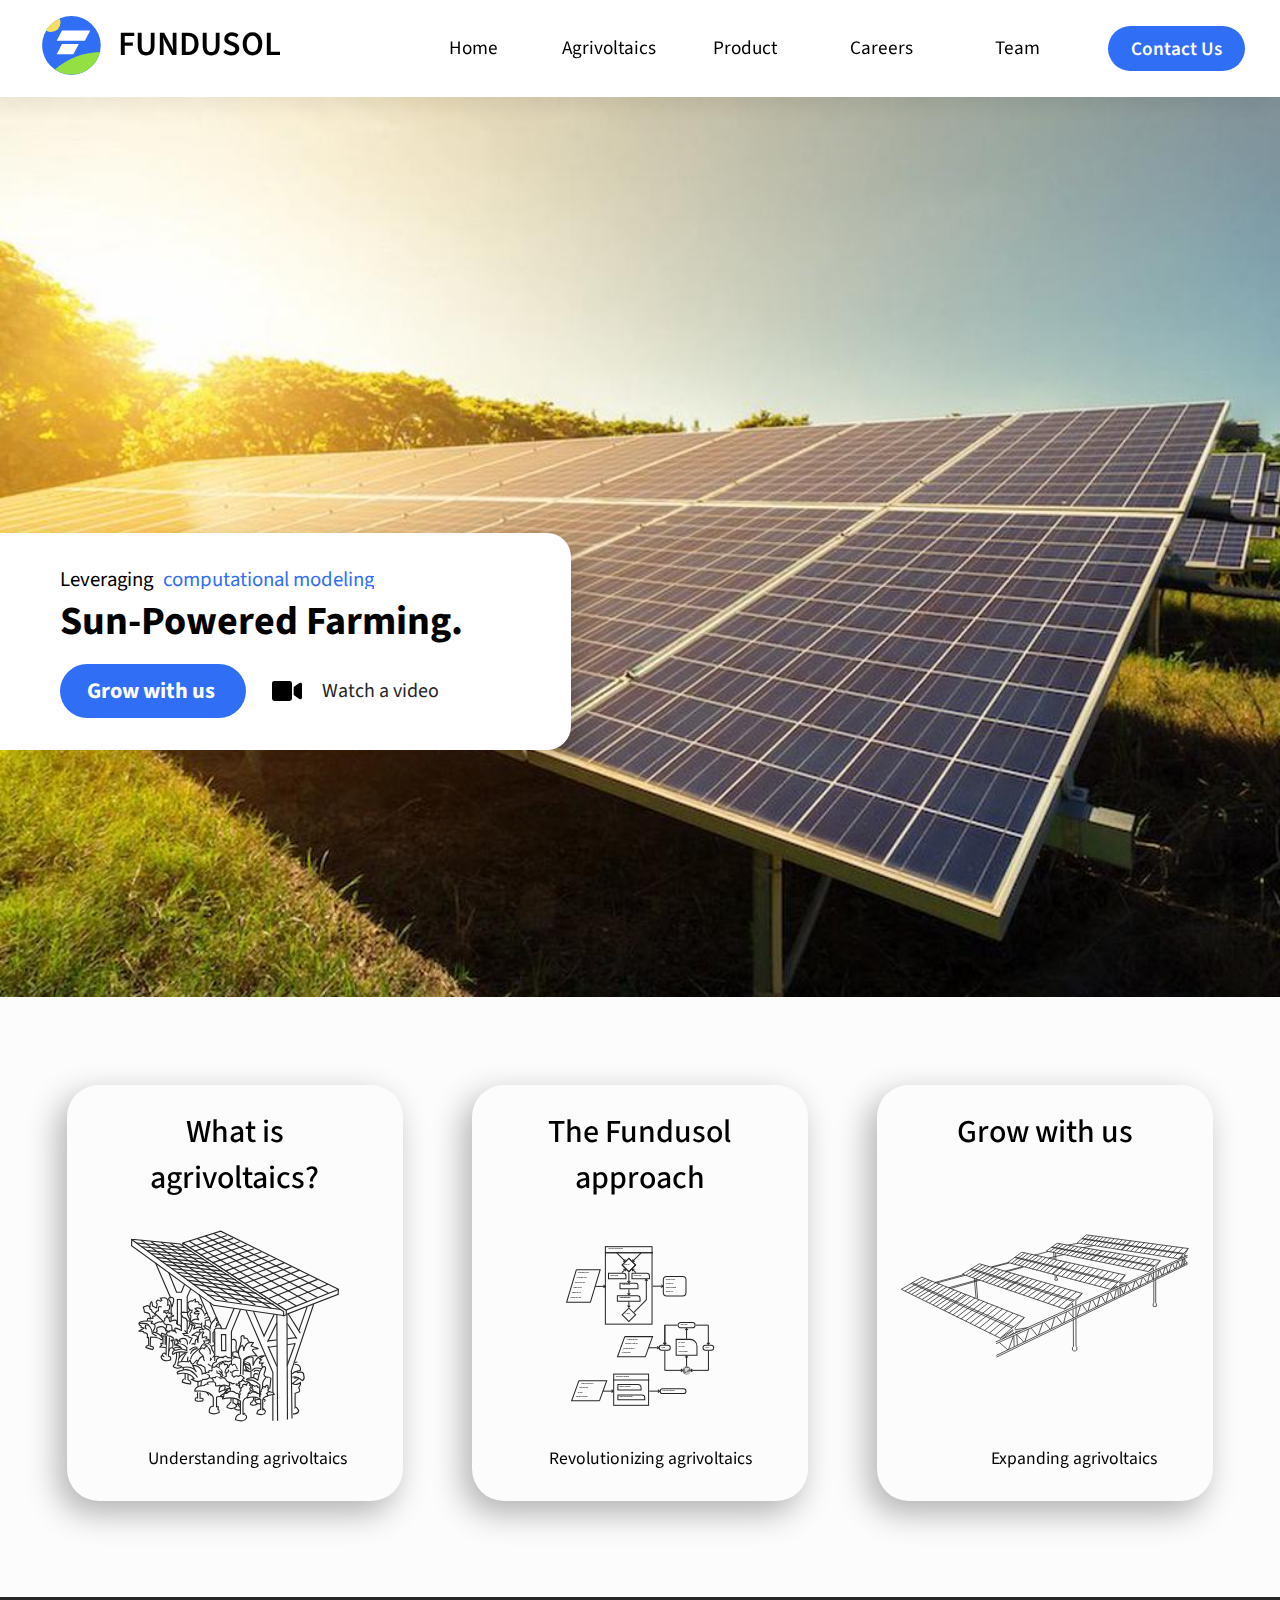
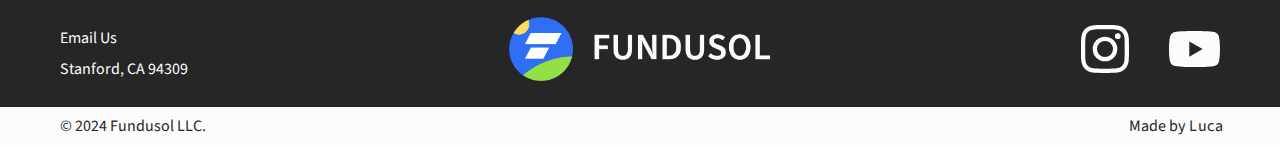
<file: index.html>
<!DOCTYPE html>
<html lang = "en">
<head>
    <meta http-equiv="Content-Type" content="text/html; charset=UTF-8">
    <meta http-equiv="X-UA-Compatible" content="IE=edge">
    <title>Home - Fundusol</title>
    <meta name="viewport" content="width=device-width, initial-scale=1.0">
    <meta name="description" content="Expanding agrivoltaics to benefit struggling farms and mitigate the effects of climate change">
    <meta name="author" content="Luca Borletti">
    <meta name="keywords" content="Agrivoltaics, Startup, Solar, Farming, Luca, Borletti">
    <link rel="stylesheet" type="text/css" href="css/main.css"> 
    <link rel="icon" href="./assets/icon.png">
    <script src="./index_files/jquery.min.js"></script>
    <link href="https://fonts.googleapis.com/css2?family=Source+Sans+Pro:ital,wght@0,200;0,300;0,400;0,600;0,700;0,900;1,200;1,300;1,400;1,600;1,700;1,900&display=swap" rel="stylesheet">
    
    <meta name="twitter:card" content="summary_large_image" />
    <meta name="twitter:site" content="@fundusol" />
    <meta name="twitter:title" content="Fundusol" />
    <meta name="twitter:description" content="Expanding agrivoltaics to benefit struggling farms and mitigate the effects of climate change." />
    <meta name="twitter:image" content="https://cdn.jsdelivr.net/gh/luca-borletti/Fundusol-Website/assets/linkedincard.png" />

    <meta property="og:type" content="article" />
    <meta property="og:title" content="Fundusol">
    <meta property="og:description" content="Expanding agrivoltaics to benefit struggling farms and mitigate the effects of climate change." />
    <meta property="og:url" content="https://fundusol.com/" />
    <meta property="og:image" content="https://cdn.jsdelivr.net/gh/luca-borletti/Fundusol-Website/assets/linkedincard.png">
</head>
<body>
    <div class = "navbar">
        <div class = "container">
            <!-- <a href="/"><img class = "logo" src="assets/logo-fundusol.svg" alt="Fundusol"></a> -->
            <a href="/"><svg xmlns="http://www.w3.org/2000/svg" width="239.721" height="58.709" viewBox="0 0 239.721 58.709">
                <defs>
                  <style>
                    <!-- @import url('https://fonts.googleapis.com/css2?family=Source+Sans+Pro:ital,wght@0,600;&display=swap'); -->
                    <!-- @font-face {
                      font-family: myFirstFont;
                      src: url('/assets/SourceSansPro-SemiBold.ttf');
                    } -->
                    .cls-1 {
                      font-size: 34px;
                      font-family: 'Source Sans Pro', sans-serif;
                      font-weight: 600;
                      text-decoration: none !important;
                    }
                    a {
                      text-decoration: none		
                    }
              
                    .cls-2 {
                      fill: #306ef6;
                    }
              
                    .cls-3 {
                      fill: none;
                    }
              
                    .cls-4 {
                      fill: #fadf5f;
                    }
              
                    .cls-5 {
                      fill: #94e044;
                    }
              
                    .cls-6 {
                      fill: #fff;
                    }
                  </style>
                </defs>
                <g id="Group_19" data-name="Group 19" transform="translate(-583.285 -228.996)">
                  <g id="Group_16" data-name="Group 16" transform="translate(583.285 228.996)">
                    <text id="FUNDUSOL" class="cls-1" transform="translate(75.721 38.888)"><tspan text-decoration = "none" x="0" y="0">FUNDUSOL</tspan></text>
                    <g id="Group_15" data-name="Group 15" transform="translate(0 0)">
                      <g id="Group_9" data-name="Group 9" transform="translate(0 0)">
                        <g id="Group_6" data-name="Group 6">
                          <g id="Group_5" data-name="Group 5">
                            <circle id="Ellipse_1" data-name="Ellipse 1" class="cls-2" cx="29.297" cy="29.297" r="29.297" transform="translate(0.116 0.116)"/>
                            <g id="Group_3" data-name="Group 3" transform="translate(0.116 0.116)">
                              <path id="Path_9" data-name="Path 9" class="cls-3" d="M34.4,5.4A30.294,30.294,0,0,0,22.655,7.841a8.922,8.922,0,0,1,.814,3.953,9.576,9.576,0,0,1-9.533,9.533,8.866,8.866,0,0,1-4.883-1.4A28.605,28.605,0,0,0,5.1,34.7,29.3,29.3,0,1,0,34.4,5.4Z" transform="translate(-5.1 -5.4)"/>
                              <path id="Path_10" data-name="Path 10" class="cls-4" d="M22.9,11.453A10.894,10.894,0,0,0,22.086,7.5,28.431,28.431,0,0,0,8.6,19.591a9.949,9.949,0,0,0,4.883,1.4A9.477,9.477,0,0,0,22.9,11.453Z" transform="translate(-4.531 -5.059)"/>
                            </g>
                            <g id="Group_4" data-name="Group 4">
                              <path id="Path_11" data-name="Path 11" class="cls-3" d="M17.788,58.662A72.736,72.736,0,0,1,62.779,41.223a31.32,31.32,0,0,0,.814-6.627,29.3,29.3,0,1,0-45.8,24.065Z" transform="translate(-5 -5.3)"/>
                              <path id="Path_12" data-name="Path 12" class="cls-5" d="M32.608,58.854A29.3,29.3,0,0,0,61.091,36.3,72.47,72.47,0,0,0,16.1,53.738,28.649,28.649,0,0,0,32.608,58.854Z" transform="translate(-3.196 -0.261)"/>
                            </g>
                          </g>
                          <path id="Path_13" data-name="Path 13" class="cls-6" d="M45.734,27.931H17.6L22.948,17.7H51.2Z" transform="translate(-2.952 -3.284)"/>
                          <path id="Path_14" data-name="Path 14" class="cls-6" d="M34.341,39.631H17.6L22.948,29.4H39.8Z" transform="translate(-2.952 -1.382)"/>
                        </g>
                      </g>
                    </g>
                  </g>
                </g>
                          </svg>
                          </a>
            
            <img id = "mobile-cta" class = "mobile-menu" src="assets/menu.svg" alt="Open Navigation">

            <nav>
                <img id = "mobile-exit" class = "mobile-menu-exit" src="assets/exit.svg" alt="">
                <ul class = "primary-nav">
                    <li>
                        <div class="anim-container">
                            <a class = "underline-anim" href="/">Home</a>
                        </div>
                    </li>
                    <li>
                        <div class="anim-container">
                            <a class = "underline-anim" href="./agrivoltaics">Agrivoltaics</a>
                            <!-- <a class = "underline-anim" href="./technology">Technology</a> -->
                        </div>
                    </li>
                    <li>
                        <div class="anim-container">
                            <a class = "underline-anim" href="./product">Product</a>
                            <!-- <a class = "underline-anim" href="./service">Service</a> -->
                        </div>
                    </li>
                    <li>
                        <div class="anim-container">
                            <a class = "underline-anim" href="./careers">Careers</a>
                        </div>
                    </li>
                    <li>
                        <div class="anim-container">
                            <a class = "underline-anim"  href="./team">Team</a>
                        </div>
                    </li>
                </ul>

                <a href="partnering" class="navbar-cta">Contact Us<span></a>
            </nav>
        </div>
    </div>

    <div class = "hero-image">
        <section class = "hero">
            <div class="container">
                <div class="left-col">
                    <div class = "subhead">
                        <p>Leveraging</p>
                        <div class = "rot-words">
                            <span class = "li-rot-words">computational modeling</span>
                            <span class = "li-rot-words">crop-yield prediction</span>
                            <span class = "li-rot-words">Big Data</span>
                            <span class = "li-rot-words">PV simulation</span>
                            <span class = "li-rot-words">computational modeling</span>
                        </div>
                    </div>
                    <h1>Sun-Powered Farming. &emsp13;&emsp13;&emsp13;</h1>
                    <div class="hero-cta">
                        <a href="partnering" class="primary-cta">Grow with us <span></a>
                        <a target="_blank" href="https://www.instagram.com/reel/Ck9g9IcPdvA/" class="watch-video-cta">
                            <img src="/assets/watch.svg" alt="Watch a video">
                            <p class="underline-anim">
                                Watch a video
                            </p>
                        </a>
                    </div>
                </div>
            </div>
        </section>
    </div>
    <section class="mobile-section">
        <!-- <div></div> -->
    </section>
    <section class="cards-section">
        <div class="container">
            <ul>
                <li class="page-card" onclick="location.href='agrivoltaics';">
                    <h1>What is agrivoltaics?</h1>
                    <img class = "cards-image-special1" src="assets/bifacial-vector.svg" alt="">
                    <!-- <img class = "cards-image-special1" src="assets/colored-bifacial-vector.svg" alt=""> -->
                    <p>Understanding agrivoltaics</p>
                </li>
                <li class="page-card" onclick="location.href='product';">
                    <h1>The Fundusol approach</h1>
                    <img class = "cards-image-special2" src="assets/ipo-vector.svg" alt="">

                    <p>Revolutionizing agrivoltaics</p>
                    <!-- TODO SVG animation arrow -->
                </li>
                <li class="page-card" onclick="location.href='partnering';">
                    <h1>Grow with us</h1>
                    <img class = "cards-image-special3" src="assets/field-vector.svg" alt="">
                    <p>Expanding agrivoltaics</p>
                    <!-- TODO SVG animation arrow -->
                </li>
            </ul>
        </div>
    </section>

    <footer>
        <div class="top-container">
            <div class="contact-info">
                <!-- <div class="anim-container"></div> -->
                <!-- class = "underline-anim" -->
                <!-- </div> -->
                <div class="anim-container">
                    <a class="underline-anim" href="mailto:mbendok@fundusol.com,lborletti@fundusol.com">Email Us</a>
                </div>
                <div class="location">
                    Stanford, CA 94309
                </div>
            </div>

            <!-- <a href="/"><img class = "footer-logo" src="assets/logo-white.svg" alt="Fundusol"></a> -->
            <a href="/">
                <!-- <img src="assets/logo-notext.svg" class = "footer-logo" alt=""> -->
                <picture>
                    <source media="(min-width: 1080px)" class = "footer-logo" id = "source-footer" srcset="assets/logo-white.png">
                    <img src="assets/logo-notext.svg" class = "footer-logo" alt="">
                </picture>
            </a>


            <div class="social-medias">
                <a target="_blank" href="https://www.instagram.com/fundusol/"><img class = "instagram-icon" src="assets/instagram-icon.svg" alt=""></a>
                <!-- <a href=""><img class = "facebook-icon" src="assets/facebook-icon.svg" alt=""></a> -->
                <a target="_blank" href="https://www.youtube.com/channel/UCBCQtgEVeU8ALlQpzEuw5Rg/featured"><img class = "youtube-icon" src="assets/youtube-icon.svg" alt=""></a>
            </div>
        </div>
        <div class="bottom-container">
            <div class="copyright">
                © 2024 Fundusol LLC.
            </div>
            <div class="made-by">
                Made by
                <div class="wave-container" onclick="location.href='http://lucaborletti.com/';">
                    <span style="--i:1">L</span>
                    <span style="--i:2">u</span>
                    <span style="--i:3">c</span>
                    <span style="--i:4">a</span>
                </div>
            </div> 
        </div>
    </footer>

    <script>
        const mobileBtn = document.getElementById("mobile-cta")
              nav = document.querySelector("nav")
              mobileBtnExit = document.getElementById("mobile-exit");

        mobileBtn.addEventListener("click", () => {
            nav.classList.add("menu-btn");
        })

        mobileBtnExit.addEventListener("click", () => {
            nav.classList.remove("menu-btn");
        })
    </script>
    <script type="text/javascript" language="javascript">
        $(function () {
            const navbar = document.getElementsByClassName("navbar")[0];
            var $win = $(window);
            var intFrameWidth = window.innerWidth;
            $win.scroll(function () {
                if ($(window).width() > 780) {
                    if ($win.scrollTop() != 0) {
                        $(".navbar").addClass("notTop");
                    }
                    else {
                        $(".navbar").removeClass("notTop");
                    }
                }
            });
        });
   </script>
</body>
</html>
</file>
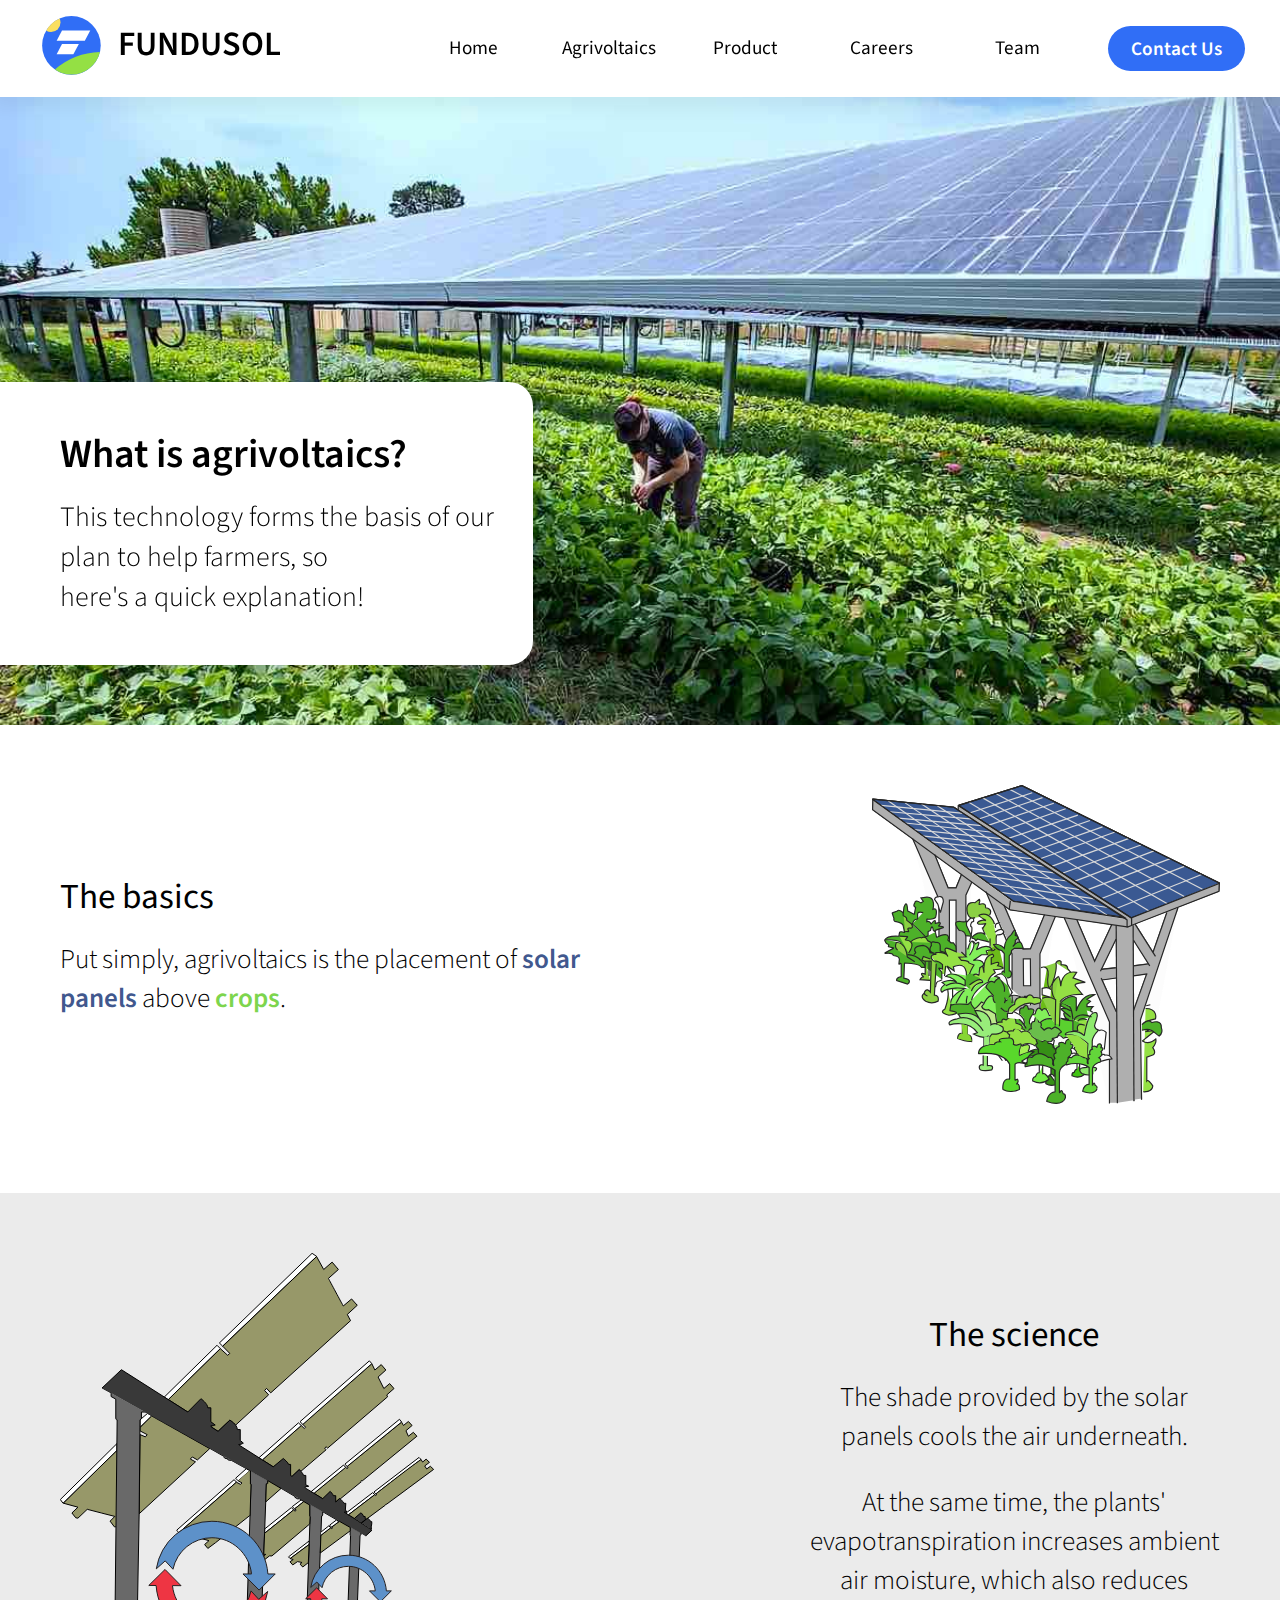
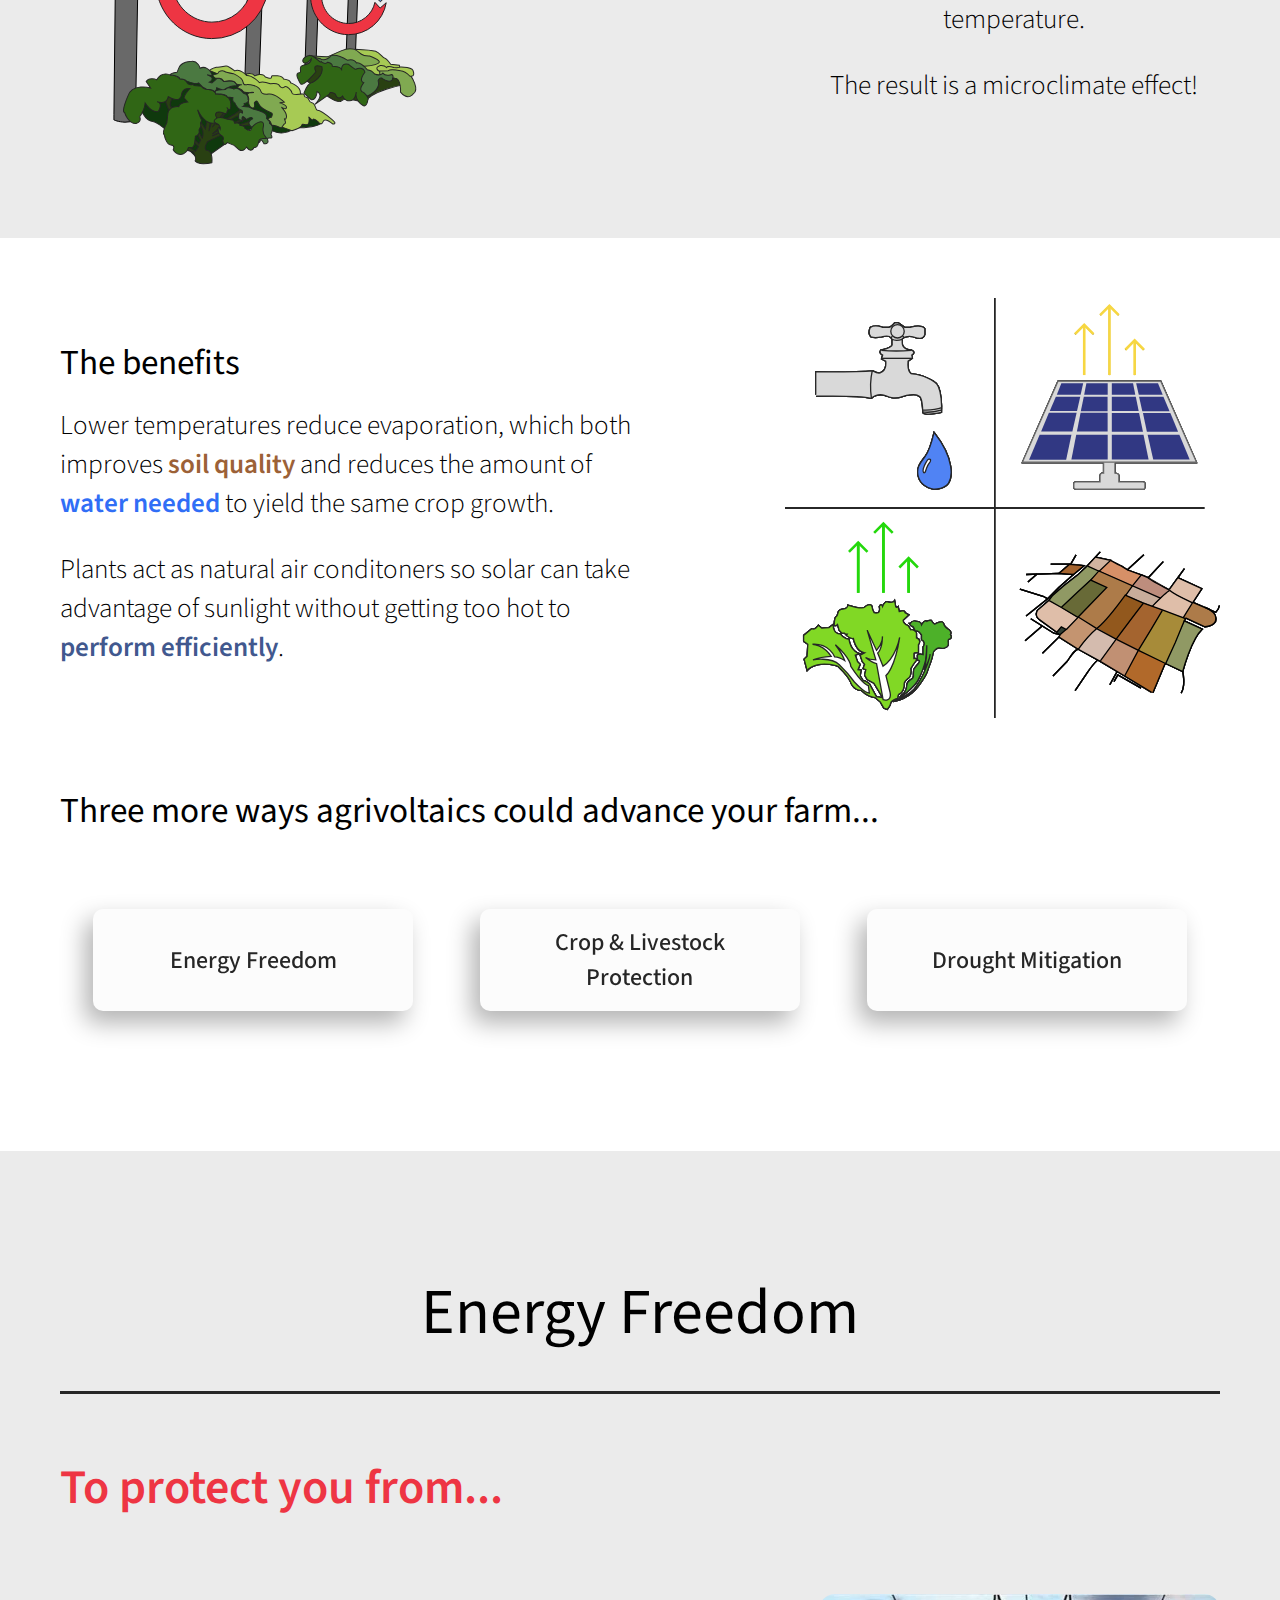
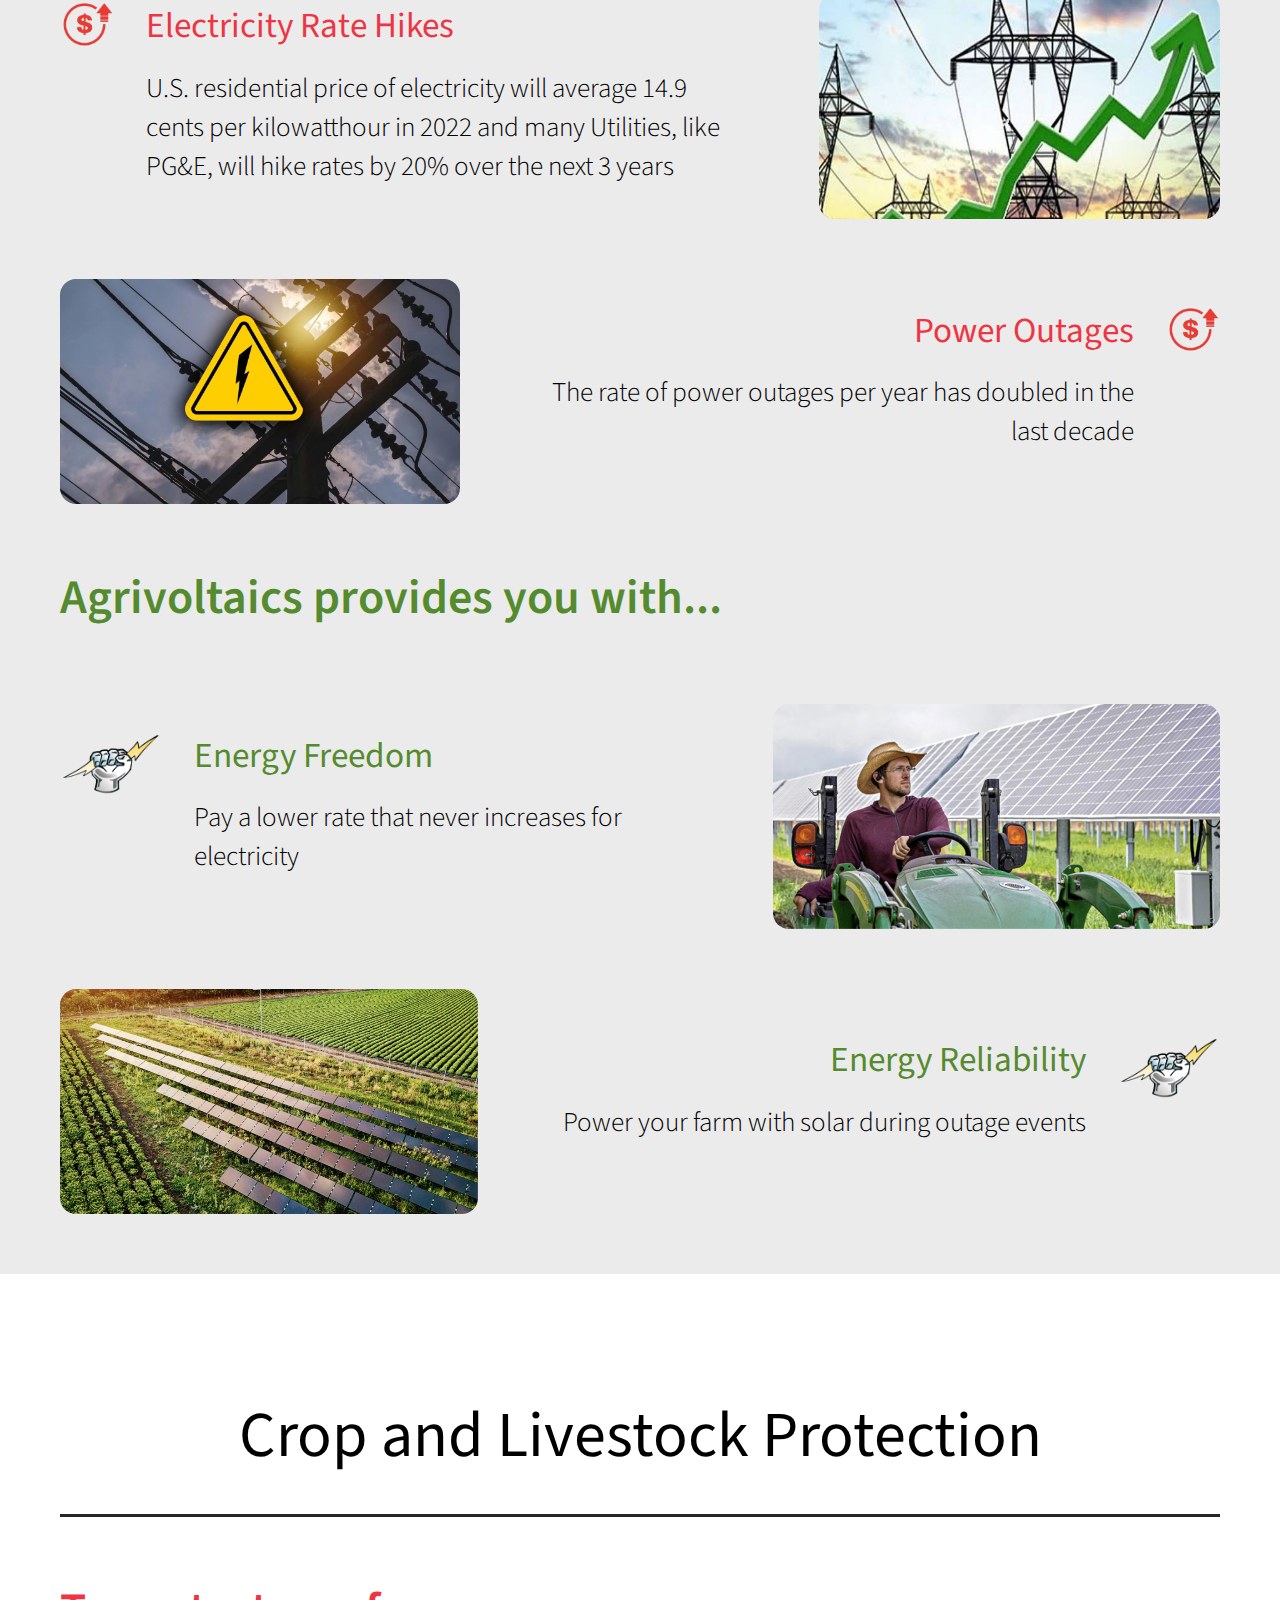
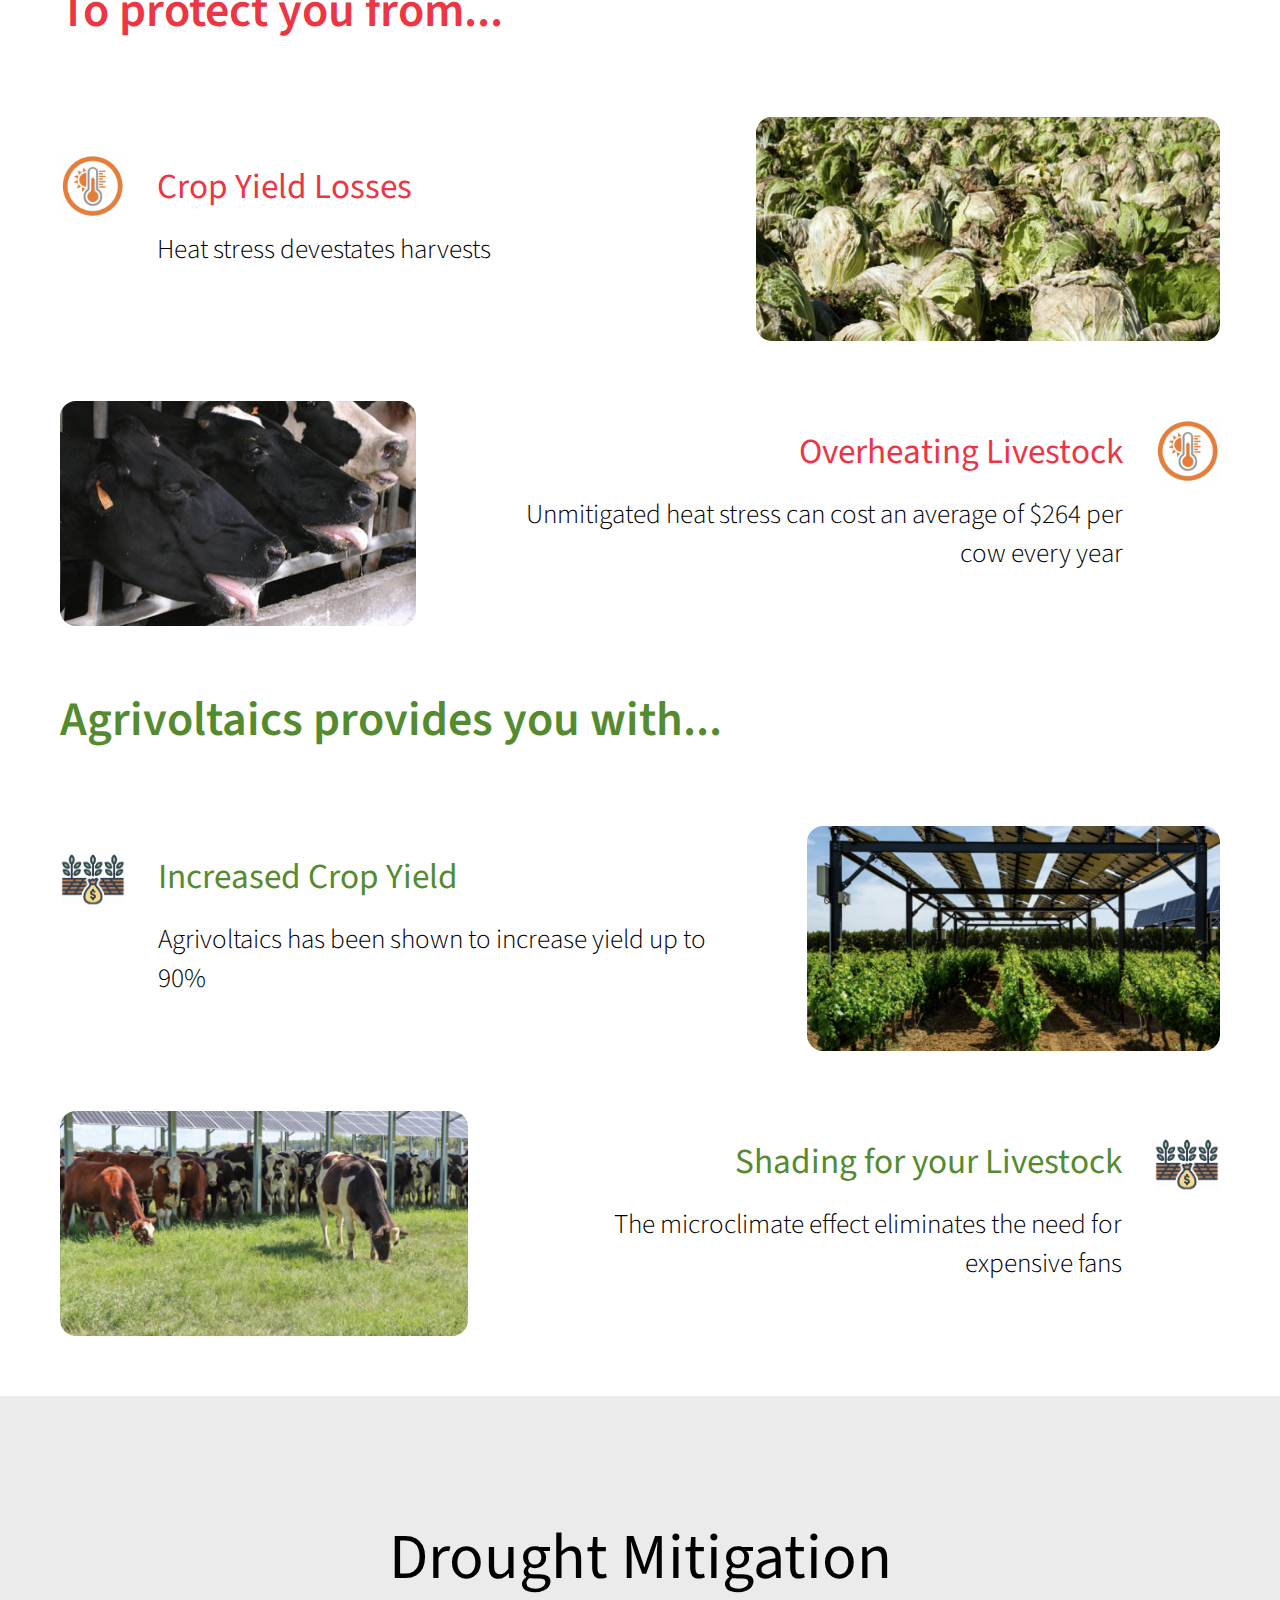
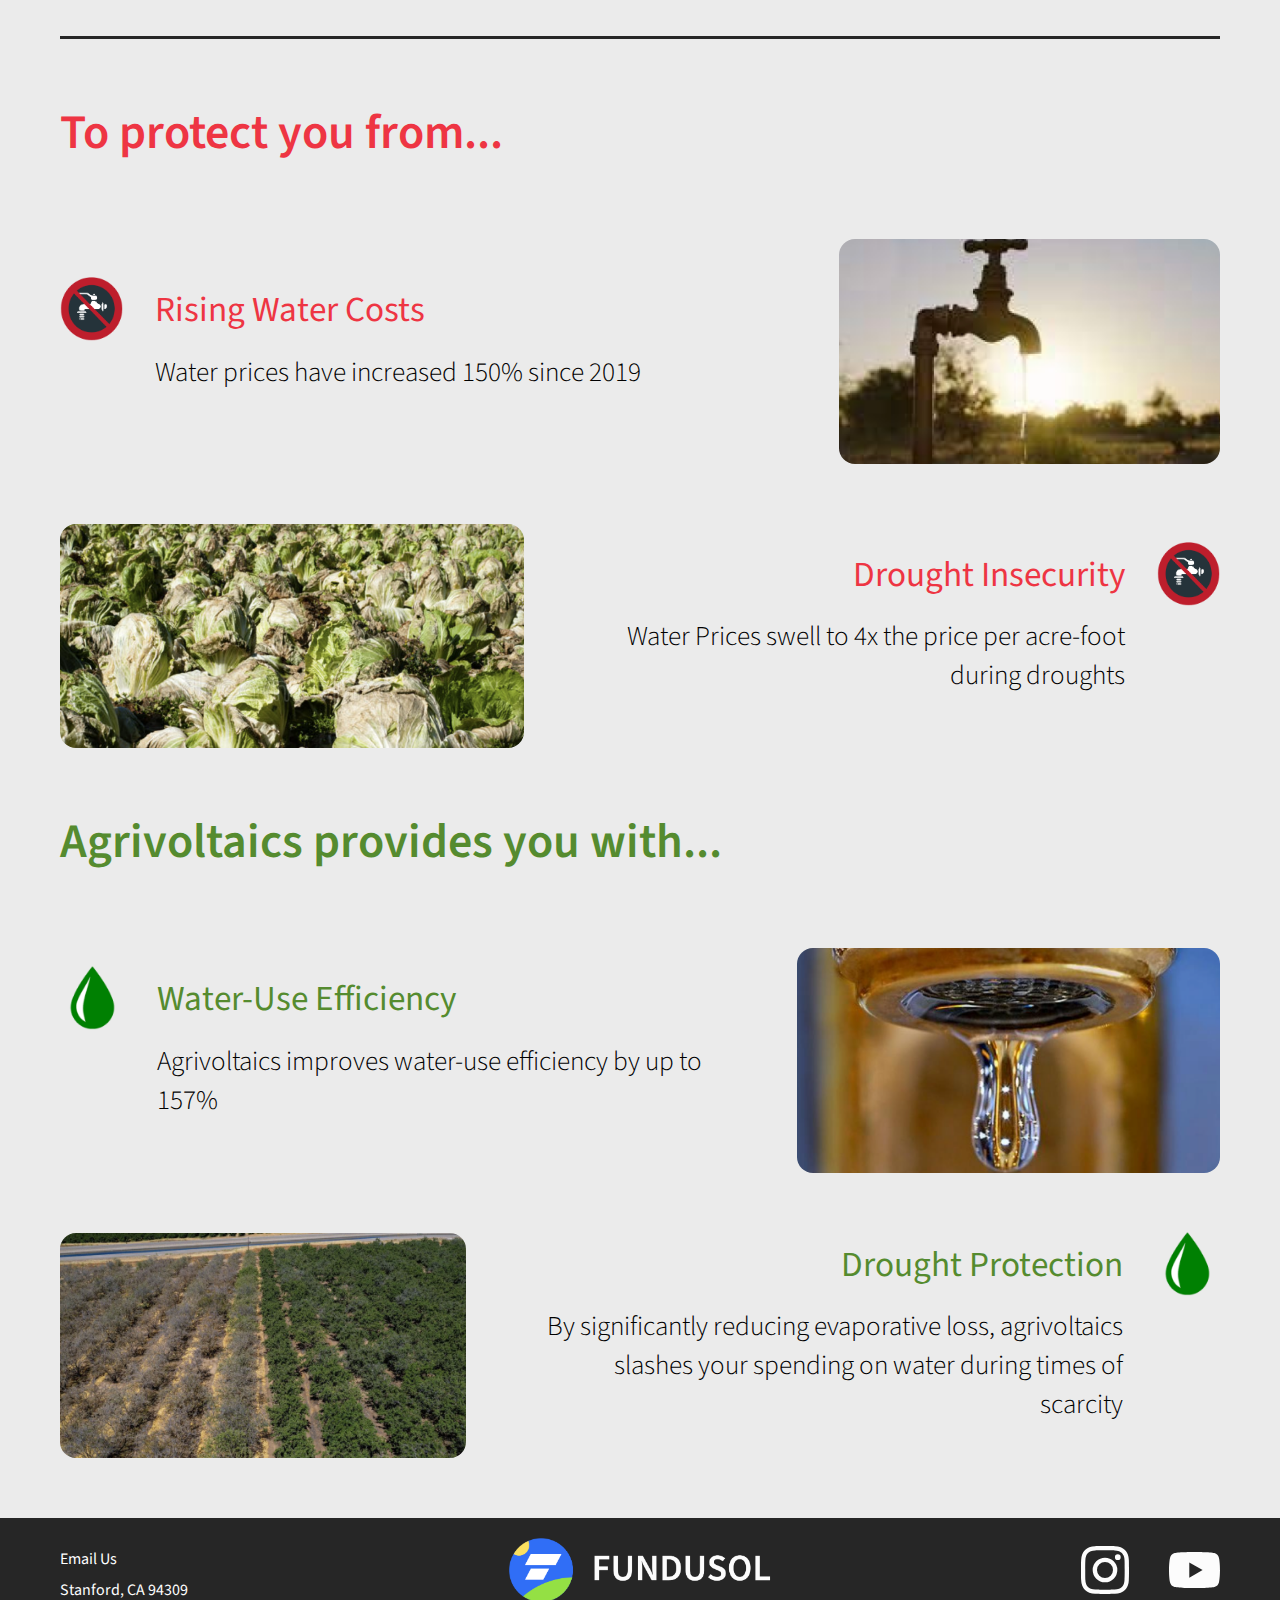
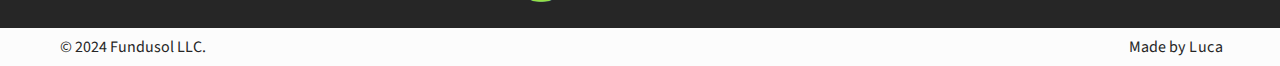
<file: agrivoltaics.html>
<!DOCTYPE html>
<html lang = "en">
<head>
    <meta http-equiv="Content-Type" content="text/html; charset=UTF-8">
    <meta http-equiv="X-UA-Compatible" content="IE=edge">
    <title>Service - Fundusol</title>
    <meta name="viewport" content="width=device-width, initial-scale=1.0">
    <meta name="description" content="Expanding agrivoltaics to benefit struggling farms and mitigate the effects of climate change">
    <meta name="author" content="Luca Borletti">
    <meta name="keywords" content="Agrivoltaics, Startup, Solar, Farming">
    <link rel="stylesheet" type="text/css" href="css/main.css"> 
    <link rel="icon" href="./assets/icon.png">
    <script src="./index_files/jquery.min.js"></script>
    <link href="https://fonts.googleapis.com/css2?family=Source+Sans+Pro:ital,wght@0,200;0,300;0,400;0,600;0,700;0,900;1,200;1,300;1,400;1,600;1,700;1,900&display=swap" rel="stylesheet">

    <meta name="twitter:card" content="summary_large_image" />
    <meta name="twitter:site" content="@fundusol" />
    <meta name="twitter:title" content="Fundusol" />
    <meta name="twitter:description" content="Expanding agrivoltaics to benefit struggling farms and mitigate the effects of climate change." />
    <meta name="twitter:image" content="https://cdn.jsdelivr.net/gh/luca-borletti/Fundusol-Website/assets/linkedincard.png" />

    <meta property="og:type" content="article" />
    <meta property="og:title" content="Fundusol">
    <meta property="og:description" content="Expanding agrivoltaics to benefit struggling farms and mitigate the effects of climate change." />
    <meta property="og:url" content="https://fundusol.com/" />
    <meta property="og:image" content="https://cdn.jsdelivr.net/gh/luca-borletti/Fundusol-Website/assets/linkedincard.png">
</head>
<body>
    <div class = "navbar">
        <div class = "container">
            <!-- <a href="/"><img class = "logo" src="assets/logo-fundusol.svg" alt="Fundusol"></a> -->
            <a href="/"><svg xmlns="http://www.w3.org/2000/svg" width="239.721" height="58.709" viewBox="0 0 239.721 58.709">
  <defs>
    <style>
      <!-- @import url('https://fonts.googleapis.com/css2?family=Source+Sans+Pro:ital,wght@0,600;&display=swap'); -->
      <!-- @font-face {
        font-family: myFirstFont;
        src: url('/assets/SourceSansPro-SemiBold.ttf');
      } -->
      .cls-1 {
        font-size: 34px;
        font-family: 'Source Sans Pro', sans-serif;
        font-weight: 600;
        text-decoration: none !important;
      }
      a {
        text-decoration: none		
      }

      .cls-2 {
        fill: #306ef6;
      }

      .cls-3 {
        fill: none;
      }

      .cls-4 {
        fill: #fadf5f;
      }

      .cls-5 {
        fill: #94e044;
      }

      .cls-6 {
        fill: #fff;
      }
    </style>
  </defs>
  <g id="Group_19" data-name="Group 19" transform="translate(-583.285 -228.996)">
    <g id="Group_16" data-name="Group 16" transform="translate(583.285 228.996)">
      <text id="FUNDUSOL" class="cls-1" transform="translate(75.721 38.888)"><tspan text-decoration = "none" x="0" y="0">FUNDUSOL</tspan></text>
      <g id="Group_15" data-name="Group 15" transform="translate(0 0)">
        <g id="Group_9" data-name="Group 9" transform="translate(0 0)">
          <g id="Group_6" data-name="Group 6">
            <g id="Group_5" data-name="Group 5">
              <circle id="Ellipse_1" data-name="Ellipse 1" class="cls-2" cx="29.297" cy="29.297" r="29.297" transform="translate(0.116 0.116)"/>
              <g id="Group_3" data-name="Group 3" transform="translate(0.116 0.116)">
                <path id="Path_9" data-name="Path 9" class="cls-3" d="M34.4,5.4A30.294,30.294,0,0,0,22.655,7.841a8.922,8.922,0,0,1,.814,3.953,9.576,9.576,0,0,1-9.533,9.533,8.866,8.866,0,0,1-4.883-1.4A28.605,28.605,0,0,0,5.1,34.7,29.3,29.3,0,1,0,34.4,5.4Z" transform="translate(-5.1 -5.4)"/>
                <path id="Path_10" data-name="Path 10" class="cls-4" d="M22.9,11.453A10.894,10.894,0,0,0,22.086,7.5,28.431,28.431,0,0,0,8.6,19.591a9.949,9.949,0,0,0,4.883,1.4A9.477,9.477,0,0,0,22.9,11.453Z" transform="translate(-4.531 -5.059)"/>
              </g>
              <g id="Group_4" data-name="Group 4">
                <path id="Path_11" data-name="Path 11" class="cls-3" d="M17.788,58.662A72.736,72.736,0,0,1,62.779,41.223a31.32,31.32,0,0,0,.814-6.627,29.3,29.3,0,1,0-45.8,24.065Z" transform="translate(-5 -5.3)"/>
                <path id="Path_12" data-name="Path 12" class="cls-5" d="M32.608,58.854A29.3,29.3,0,0,0,61.091,36.3,72.47,72.47,0,0,0,16.1,53.738,28.649,28.649,0,0,0,32.608,58.854Z" transform="translate(-3.196 -0.261)"/>
              </g>
            </g>
            <path id="Path_13" data-name="Path 13" class="cls-6" d="M45.734,27.931H17.6L22.948,17.7H51.2Z" transform="translate(-2.952 -3.284)"/>
            <path id="Path_14" data-name="Path 14" class="cls-6" d="M34.341,39.631H17.6L22.948,29.4H39.8Z" transform="translate(-2.952 -1.382)"/>
          </g>
        </g>
      </g>
    </g>
  </g>
            </svg>
            </a>
            
            <img id = "mobile-cta" class = "mobile-menu" src="assets/menu.svg" alt="Open Navigation">

            <nav>
                <img id = "mobile-exit" class = "mobile-menu-exit" src="assets/exit.svg" alt="">
                <ul class = "primary-nav">
                    <li>
                        <div class="anim-container">
                            <a class = "underline-anim" href="/">Home</a>
                        </div>
                    </li>
                    <li>
                        <div class="anim-container">
                            <a class = "underline-anim" href="./agrivoltaics">Agrivoltaics</a>
                            <!-- <a class = "underline-anim" href="./technology">Technology</a> -->
                        </div>
                    </li>
                    <li>
                        <div class="anim-container">
                            <a class = "underline-anim" href="./product">Product</a>
                            <!-- <a class = "underline-anim" href="./service">Service</a> -->
                        </div>
                    </li>
                    <li>
                        <div class="anim-container">
                            <a class = "underline-anim" href="./careers">Careers</a>
                        </div>
                    </li>
                    <li>
                        <div class="anim-container">
                            <a class = "underline-anim"  href="./team">Team</a>
                        </div>
                    </li>
                </ul>
                <a href="partnering" class="navbar-cta">Contact Us<span></a>
            </nav>
        </div>
    </div>

    <!-- <section id="what-section">
        <div class="what-header-container">
            <h1>What is agrivoltaics?</h1>
            <p>This revolutionary technology will be an integral part of our 
                sustainable <br> future, so here's a quick explanation!</p>
        </div>
    </section> -->

    <section class="service-image">
        <section class = "hero">
            <div class="container">
                <div class="left-col">
                    <h1>What is agrivoltaics?&emsp13;&emsp13;</h1>
                    <p>This technology forms the basis of our <br/> plan to help farmers, so <br class='invis-if-pc'/> here's a quick explanation!</p>
                    <!-- <p>This revolutionary technology will be an integral part of our 
                        sustainable <br> future, so here's a quick explanation!</p> -->
                </div>
            </div>
        </section>
    </section>

    <section class="left-info-pic-section">
        <div class="info-pic-container">
            <div class="text-col">
                <h1>The basics</h1>
                <p>
                    Put simply, agrivoltaics is the placement of
                    <span class="solar-panels">solar panels</span> 
                    above <span class="crops">crops</span>.
                </p> 
            </div>
            <div class="img-col">

                <div id="cf" class = "constrain"> 
                    <!-- <div class="spacer"></div> -->
                    <img src="/assets/bifacial-panels-vector.svg" alt="" class="bottom">
                    <!-- <img src="/assets/bifacial-vector.svg" alt="" class="top"> -->
                    <img src="/assets/colored-bifacial-vector.svg" alt="" class="top">
                    <!-- <div class="spacer"></div> -->
                </div>
            </div>
        </div>
    </section>

    <section class="right-info-pic-section">
        <div class="info-pic-container">
            <div class="science-col">
                <svg xmlns="http://www.w3.org/2000/svg" width="748.083" height="1039.425" viewBox="0 0 748.083 1039.425"><g transform="translate(-9882.074 8549.43)"><g transform="translate(1366 -1101.6)"><path d="M9139.759-7226.375l6.084,12.647,12.72-10.875,9.289,10.875-15.555,13.923,11.484,23.073,11.641-9.9,8.692,9.9-14.547,12.8,1.73,3.69L9051.31-7057.5l-2.97-2.762-2.97,2.762,2.97,3.243-50.485,43.049.165-.157-3.5-3.214-17.372,16.516-56.406-35.979,77.87-68.729,5.907,5.862,2.767-2.453-5.585-5.766Z" fill="#979869" stroke="#000" stroke-width="2"/><path d="M9199.242-7109.543l3.783,6.676,9.857-7.979,7.388,7.979L9208-7092.354l4.884,10.985,9.951-7.795,7.1,7.795-109.6,89.619-.979-1.108-1.744,1.588,1.031.949-42.423,34.643-1.284-.956-13.966,12.8-36.819-23.4,63.214-52,2.715,2.452,2.192-1.531-2.192-2.561Z" fill="#979869" stroke="#000" stroke-width="2"/><path d="M8627.846-6900.123h-3.074l-8.481-11.385,9.457-9.462L8599.7-6927.6l-29.134-7.575-18.6,17.712-4.364-.738-7.7-9.609,12.063-11.605-29.258-8.02,107.454-105.937" fill="#979869" stroke="#000" stroke-width="2"/><path d="M8522.036-6947.35l-5.308-7.447L8630-7066.63v13.517Z" fill="#feffff" stroke="#000" stroke-width="2"/><path d="M8676.222-7099.284v-14.961l14.915-12.746,8.6,4.818Z" fill="#feffff" stroke="#000" stroke-width="2"/><path d="M8732.446-7154.234l-7.9-5.346,105.616-103.689,6.6,6.752Z" fill="#feffff" stroke="#000" stroke-width="2"/><path d="M9029.463-7440.958,8841.33-7261.551l-6.465-6.345,185.44-179.292Z" fill="#feffff" stroke="#000" stroke-width="2"/><path d="M8676.222-7084.592l-1.753,158.232L8787.1-7030.116l-10.34-5.582,3.916-4.186,10.229,5.94,24.674-22.677-116.145-65.247-23.21,23.132v6.767l14.193,7.376-3.556,4.474Z" fill="#979869" stroke="#000" stroke-width="2"/><path d="M9090.7-7324.927l19.919-18.363-11.367-12.628-16.6,14.117c-7.425-13.5-29.709-55.194-29.709-55.194l19.96-17.861-12.539-14.729-16.881,14.729-14.261-25.91-187.7,179.451,14.069,14.275-4.123,3.817-14.7-13.292-104.1,101.874,99.594,63.506,23.609-22.28,11.453,9.833,65.952-60.533-7.969-8.685,3.842-4.251,8.414,8.934L9097.193-7312.5Z" fill="#979869" stroke="#000" stroke-width="2"/><path d="M8600.276-7177.851l18.009,9.516v7.589l9.342,5.1v37.9c-.061,3.8,2.751,3.624,2.751,3.624l-6.453,589.677v10.53s8.688,4.079,22.164,4.567a72.953,72.953,0,0,0,20.812-3.5l7.477-413,1.714-188.278,2.855-2.387v-13.218h9.032l156.648,89.074s-2.188,4.171,6.4,4.165c0,0-1.444,3.514,7.759,3.35l38.074,21.078v25.726a1.138,1.138,0,0,0,1.209,1.347l-13.086,415.67s17.623,7.867,28.438,0l15.451-416.907s2.544.3,2.965-1.345v-5.21l53.628,31.589a2.878,2.878,0,0,0,2.936,3.059s-.023,1.773,2.294,1.919h4.236l20.6,12.409v22.709l.758.788-10.844,315.4s10.645,5.67,21.822,0l12.015-316.867a2.135,2.135,0,0,0,2.212-1.856v-6.781l27.571,16a5.653,5.653,0,0,0,6,3.116l20.334,11.726.946.613v15.449l.9,1.227-9.292,249.307s10.167,5.549,18.484,0l9.721-249.307,1.825-1.877v-4.372l10.375,6.249" fill="#696969" stroke="#000" stroke-width="2"/><path d="M9127.646-6882.021l12.47-11.46-35.364-23.492-20.235-12.529h4.283l.392-2.405-2.437-.306.951-15-3.188.373c0-3.134-9.6-9.711-9.6-9.711l-7.386,6.786v-12.681h-4.815c0-2.334-6.186-8.615-6.186-8.615l-15.109,14.51-35.112-21.437v-2.25l7.3-1.022-5.94-2.915v-18.8h-4.528c-.127-3.669-8.657-11.62-8.657-11.62l-14.1,13.338-3.071-1.256v-22.46h-4.063c0-3.228-10.5-11.9-10.5-11.9l-20.224,16.66-68.326-43.511v-2.05c-.073,3.088,8.592-1.76,8.592-1.76l-6.205-5.446V-7094.7H8870.8c-.386-10.721-15.063-18.9-15.063-18.9l-23.493,22.508-13.865-9.072v-2.584c0,1.931,8.132-.959,8.132-.959l-8.757-6.624v-27.909h-6.111c.184-8.062-13.656-18.181-13.656-18.181l-26.317,26.6L8648.8-7208.116l-9.9-6.307-38.8,36.71" fill="#393939" stroke="#000" stroke-width="2"/><path d="M8749.519-6893.482l4.174,5.214,115.438-101.365-4.971-4.778Z" fill="#feffff" stroke="#000" stroke-width="2"/><path d="M8867.35-6997.375l5.148,5.252,23.315-20.365-7.234-3.827Z" fill="#feffff" stroke="#000" stroke-width="2"/><path d="M8872.451-6992.123h0l7.646,4.164-3.163,2.836-8.021-4.246-115.348,101.279,16.494,4.057-9.909,8.114,6.914,8.46,15.956-13.537,31.016,8.5-8.724,7.778,6.452,7.748,15.084-11.2,68.592-54.413h.788l1.913-62.534s-1.223.15-1.237-.716l-.053-26.192-1.039-.586" fill="#979869" stroke="#000" stroke-width="2"/><path d="M8927.632-6950.067l30.606-26.835-26.6-15.674v5.432s-.433,1.343-2.893,1.034Z" fill="#979869" stroke="#000" stroke-width="2"/><path d="M8920.951-7034.113l77.61-68.591-5.583-5.347-78.918,69.67Z" fill="#feffff" stroke="#000" stroke-width="2"/><path d="M9001.751-7105.027l-5.605-5.461,138.686-121.642,4.928,5.585Z" fill="#feffff" stroke="#000" stroke-width="2"/><path d="M9217.127-7208.752" fill="none" stroke="#000" stroke-width="2"/><path d="M9018.44-6970.667l64.721-53.079,4.178,4.756-63.118,51.654Z" fill="#feffff" stroke="#000" stroke-width="2"/><path d="M9085.944-7025.649l4.315,4.8,108.982-88.891-4.133-5.507Z" fill="#feffff" stroke="#000" stroke-width="2"/><path d="M8998.187-6953.814l5.57,3.172-18.446,14.547-4.747-4.517Z" fill="#feffff" stroke="#000" stroke-width="2"/><path d="M8978.692-6938.5l4.837,4.471-57.9,46.48v-8.473Z" fill="#feffff" stroke="#000" stroke-width="2"/><path d="M8894.512-6869.654l-.3,7.651-6.472,4.933-3.517-4.007Z" fill="#feffff" stroke="#000" stroke-width="2"/><path d="M8927.672-6845.072l-4.04,3.108.738,8.218,10.651-8.218h5l75.46-63.906.828-14.325-.828-1.111v-22.505l-11.857-6.855-18.488,14.69,3.388,2.424-2.362,2.25-2.75-2.717-58.183,46.865-1.6,42.083Z" fill="#979869" stroke="#000" stroke-width="2"/><path d="M8888.167-6856.955l5.666,1.292.323-5.923Z" fill="#666f3b" stroke="#000" stroke-width="2"/><path d="M8976.392-6836.6l37.882-28.268v-6.965l-41.16,31.771Z" fill="#feffff" stroke="#000" stroke-width="2"/><path d="M9014.271-6864.79l-1.5,36.206-11.173,8.8-5.409-5.792,3.933-3.274-9.121-1.706-9.389,6.619-5.554-6.3,6.493-4.513-6.279-1.82Z" fill="#979869" stroke="#000" stroke-width="2"/><path d="M9036.684-6847.86l59.833-44.262v-6.822l-21.615-12.233-15.565,11.681,2.055,1.334-1.628,1.49-2.388-1.49-19.521,15.023Z" fill="#979869" stroke="#000" stroke-width="2"/><path d="M9038.223-6889.729h0l15.651-12.464,3.631,4-19.719,15.066" fill="#feffff" stroke="#000" stroke-width="2"/><path d="M9055.414-6903.6l3.689,3.974,15.248-11.117s-5-1.373-5.114-3.238Z" fill="#feffff" stroke="#000" stroke-width="2"/><path d="M9092.966-6924.112l-5.05-3.382,53.433-40.936,4.229,4.106Z" fill="#feffff" stroke="#000" stroke-width="2"/><path d="M9143.88-6969.792l3.834,3.863,90.481-68.939-4.023-4.059Z" fill="#feffff" stroke="#000" stroke-width="2"/><path d="M9238.2-7034.746l3.165,5.033,6.981-5.876,6.72,6.459-9.557,7.254,3.976,6,7.282-5.4,6.616,6.233-94.156,69.713-.927-.712-.817,1.331-.757,1.233-47.934,35.49-25.628-16.325,52.367-40.077,1.872,1.726,1.942-1.425-1.618-1.8S9214.786-7018.788,9238.2-7034.746Z" fill="#979869" stroke="#000" stroke-width="2"/><path d="M9104.984-6917.062l13.107-11.274s5.144,4.654,5.028,7.511h3.2l.575,6.711-8.338,6.57,8.338-6.57,4.969-3.361s5.633,5.485,5.633,6.954h2.121v4.508l-1.391,7.333,1.78,1.156-3.379,1.483" fill="#393939" stroke="#000" stroke-width="2"/></g><g transform="translate(0 -21.368)"><path d="M12562.572-7041.821s9.985,24.979,27.558,24.979,104.192,69.477,104.192,69.477,81.136-79.6,107.935-81.1,40.366,20.98,72.637-5.841c0,0,71.594-7.847,43.343-23.017s-175.88-63.76-175.88-63.76l-35.784-9.83-33.641,8.185-70.46,35.283Z" transform="matrix(0.995, 0.105, -0.105, 0.995, -3196.249, -1931.06)" fill="#0f390d" stroke="#262626" stroke-width="2"/><path d="M12667.1-6981.562s.017-23.391-11.021-23.391-1.874-17.832-1.874-17.832l53.187-32.467,17.334-7.033,15.645-2.844,9.717-15.025s-1.293-6.5-10.73,3.806c-4.316,4.711-33,16.728-33,16.728l-44.289,24.914,69.383-45.447-9.406,1.653s-27.979,19-38.1,23.856-21.879,16.292-21.879,16.292,13.857-18.077,30.053-30.457,34.719-19.061,34.719-19.061l-11.719-7.054-13.775,12.423-18.531,13.691-14.775,10.25,19.885-29.311-3.326-2.179-24.025,37.633,21.24-32.807-1.83-4.826-19.41,11.548-6.012,35.013,1.588-28.062s-15.055-8.278-11.137-4.8,2.229,29.02,2.229,29.02l-13.635-16.5s-13.785-1.9,0,8.579,9.15,26.678,9.15,26.678l-10.545-14.914-4.4,1.817,12.121,17.861-2.908,7.568-10.225-9-1.164,5.458,11.389,9.09-4.913,9.928-13.927-7.6-3.807,7.04,13.821,2.435s7.966,13.326,5.3,16.534c-1.33,1.6,7.3,5.866,16.842,4.863A64.948,64.948,0,0,0,12667.1-6981.562Z" transform="matrix(0.995, 0.105, -0.105, 0.995, -3150.987, -1892)" fill="#294012" stroke="#262626" stroke-width="2"/><path d="M12925.352-7123.522s-66.32,19.243-74.2,43.96c0,0-39.248-7.857-46.7,1.439s-46.609-16.824-46.609-16.824l-30.223-17.974,15.2-38.494,162.516,9.774Z" transform="matrix(0.995, 0.105, -0.105, 0.995, -3038.613, -1934.033)" fill="#294012" stroke="#262626" stroke-width="2"/><path d="M12775.627-7167.636s32.024-2.012,40.884,0,15.885,12.022,18.938,11.722,13.686,10.991,13.686,10.991h17.4l3.3,9.678-54.432,21.615-23.251-21.615Z" transform="matrix(0.995, 0.105, -0.105, 0.995, -2991.675, -1945.413)" fill="#a7ca54" stroke="#262626" stroke-width="2"/><path d="M12867.021-7140.316s19.751,24.133,8.354,33.686c0,0-8.61,17.043-26.2,0,0,0-1.009-26.5-14.033-26.287l-30.426-2.143-2.286-13.931,53.9-3.611Z" transform="matrix(0.995, 0.105, -0.105, 0.995, -2967.977, -1927.741)" fill="#80a951" stroke="#262626" stroke-width="2"/><path d="M12666.931-7129.424s11.447-5.728,17.755,1.9c0,0,14.445-9.7,21.1,0,0,0,11.674,3.54,11.871,0s1.167-3.715,1.167-3.715,20.268-4.536,23.231,3.715c0,0,14.856.58,14.856,6.244,0,0,21.684,4.942,21.764,18.615l7.354,7.017-36,1.705-77.64-23.943Z" transform="matrix(0.995, 0.105, -0.105, 0.995, -3097.712, -1922.199)" fill="#b1d55b" stroke="#262626" stroke-width="2"/><path d="M12841.92-7135.842s26.441-5.706,28.043-11.028-20.707-10.577-20.707-10.577-11.332,1.613-17.254-2.154-16.668-15.779-40.326-2.067-26.326,14.8-26.326,14.8-25.514,1.521-34.807.856,34.807,8.721,34.807,8.721l33.029-6.583,23.447,8.034Z" transform="matrix(0.995, 0.105, -0.105, 0.995, -3035.43, -1949.575)" fill="#80a951" stroke="#262626" stroke-width="2"/><path d="M12603.554-7061.123s-14.937-15.01-16.711-33.2,15.208-1.719,15.208-1.719-8.635,18.138,0,20.179,11,5.369,11,5.369Z" transform="matrix(0.995, 0.105, -0.105, 0.995, -3176.267, -1902.245)" fill="#294012" stroke="#262626" stroke-width="2"/><path d="M9247.851-6557.511l20.6,5.227s18.339-8.382,18.549-13.412,12.816,2.648,13.334-6.682-1.748-11.165-1.748-11.165,9.476,8.634,9.405,4.635,10.631,3.315,10.631,3.315,7.3,8.541,9.8-1.51,19.5,2.69,19.5,2.69,11.316.084-2.614-9.131-25.808-15.7-30.54-14.968-4.219-13.865-12.728-13.865-4.055-9.394-12.259-9.394-.3-7.488-8.761-5.63-19.444,3.827-20.426,0-11.991-15.355-16.769-10.075-11.21-3.706-11.21-3.706-6.661-3.347-17,0c0,0-15.832-4.11-21.893,0,0,0-15.24-13.772-27.162-11.624,0,0-14.494-13.411-24.413-6.676,0,0-16.181-9.745-18.671-7.574,0,0-11.053,3.971-18.688,4.114,0,0-13.137,5.4-12.366,8.286l70.153,20.515,50.332,21.764,30.915,46.68Z" transform="matrix(0.995, 0.105, -0.105, 0.995, 435.882, -2026.094)" fill="#a7ca54" stroke="#262626" stroke-width="2"/><path d="M9057.781-6621.66s-37.945-6.3-43.4,20.964c0,0-10.607,33.283-3.094,33.283,0,0,9.756,22.3,25.3,19.323,0,0,11.27-3.294,5.646-14.125,0,0,8.053-13.537,7.977-28.209,0,0,14.039,18.137,27.951,14.036,0,0,8.65-18.4-4.377-19.149,0,0,19.508,5.093,21.086-12.6,0,0,25.338,13.027,25.891-6.5,0,0-.684-14.608,15.58-14.249,0,0-15.658,20.021-7.514,22.219l5.672,5.021s-16.709,2.8-16.656,11.226c0,0-18.986-.332-20.342,15.678v18.154s-8.311,22.554-2.631,25.29c0,0,5.787,19.408,15.3,18.839s5.594,9.033,5.594,9.033,8.5,13.277,22.359,4.9c0,0,6.785-5.213,6.879-11.081s12.027,5.04,12.059-13.211,0-11.431,0-11.431,8.711-6.222,6.322-11.759,4.537-7,1.8-13.155,3.205-6.469,0-10.882-9.291-18.026-9.291-18.026,14.516,25.228,31.775,23.546,5.428-15.725,5.428-15.725-3.262-7.445,5.76-7.821,15.8,4.7,15.8-1.395,4.072-4.427,0-8.389,9.387,13.511,6.107-8.814-32.1-16.5-32.1-16.5-3.016-9.069-15.5-7.808-13.955-4.657-13.955-4.657h-15.268l-3.166-2.269s-3.49,2.911-9.225,0-1.689-9.138-17.912-8.138c0,0-8.957-8.292-17.5-5.089,0,0-19.562-8.074-27.809,12.011,0,0-15.693-4.955-20.629,5.514Z" transform="matrix(0.995, 0.105, -0.105, 0.995, 355.426, -2020.604)" fill="#306615" stroke="#262626" stroke-width="2"/><path d="M9199.51-6582.063c5.856.228,4.253,6.068,4.253,6.068s-9.332-6.863-5.988,12.105l7.716,4.118s-5.661-18.014,8.019-4.118c0,0,9.512-9.881,12.086-2.939,0,0-16.485,8.614,2.929,18.853,0,0-6.168,22.2,0,26.248s16.761,2.571,16.761-3.4,8.1,5.443,8.1,5.443,10.879.043,6.5-8.352,14.652,1.18,5.26-11.847c0,0,5.754-16.253-2.293-19.89s4.209-.787-9.886-11.041c0,0,2.615-7.813-8.269-11.251a93.982,93.982,0,0,0-19.1-4.061l-9.814-3.216h-12.018a4.483,4.483,0,0,0,1.728-6.061s12.013-3.174,6.609-9.363c0,0,1.365-10.66-10.144-11.162,0,0-11.211-12.909-20.016-6.045a33.23,33.23,0,0,0-3.953-1.158c-3.671-.9-10.663-1.654-12.588,3.8,0,0-18.3,1.989-20.4,6.429,0,0,3.217-3.754,2.62-8.289,0,0,14.925,4.843,16.365,1.162,0,0,15.686-10.562,23.8-8.405,0,0-3.264-8.909-12.941-9.3l-14.854,2.688s-10.207-10.721-16.58-1.221l-6.371,6.55-5.388-.971s14.516-9.809-5.791-14.24c0,0,16.984,4.885,5.791-7.083,0,0-11.26-11.715-21.141-4.214,0,0-6.083-16.452-20.645-11.247,0,0-17.848,1.156-21.8,15.461l-2.4,8.254s-13.1,2.953-13.1,6.529c0,0,20.044,1,19.529,5.862,0,0,13.694.622,13.453,3.026,0,0,20.864,6.36,24.966,1.493l8.64,7.076,8.53,3.845s17.519-1.786,19.062,7.086c0,0,22.9-2.021,24.037,4.076h11.165s-1.294,9.532,4.387,9.363C9186.327-6595.4,9193.655-6582.291,9199.51-6582.063Z" transform="matrix(0.995, 0.105, -0.105, 0.995, 398.43, -2031.096)" fill="#4b7941" stroke="#262626" stroke-width="2"/><path d="M9216.289-6573.351c-3.691-.7,1.254-6.7,4.971-6.7,0,0,3.469-8.095-1.549-8.788,0,0-21.926-6.174-27.117-15.755s-8.283,0-8.283,0,4.277,11.013-3,10.116c0,0-9.727-.5-8.881-16.69,0,0-2.182-8.595-4.523-8.933,0,0,5.4-6.419,13.4-5.361,0,0-19.5,3.583-21.961,0s-11.7-5.34-11.7-5.34.867-7.4,8.045-7.545c0,0-10.117,1.472-12.623-1.776,0,0-2.461-7.15-23.559-.956,0,0-5.893-6.822-11.135-5.13h-7.109s-5.092-1.182-5.141-6.134c0,0,10.383-1.962,10.207-4.9s7.439-6.5,11.639-4.146,18.629,2.818,18.629,2.818,18.973,6.436,20.908,14.827,9.582,3.616,9.582,3.616,23.807-1.919,28.471,12.215c0,0,2.131,5.61,15.439,2.446s32.738,13.017,32.738,13.017l-9.209,2.285s15.166,2.855,14.662,8.081-10.1,0-10.1,0,12.713,11.288,12.014,18.645-4.066,3.384-4.066,3.384,5.639,9.313,2.154,10.089-2.975,11.129-9.041,8.658-16.615-3.009-16.615-3.009S9219.979-6572.65,9216.289-6573.351Z" transform="matrix(0.995, 0.105, -0.105, 0.995, 438.872, -2020.8)" fill="#80a951" stroke="#262626" stroke-width="2"/><path d="M12848.06-7084.971s27.4-14.4,18.781-33.483c0,0,1.781-7.238,6.792-5.846,0,0,15.2,9.411,20.906,1.672,0,0,3.054-8.865-1.628-10.813,0,0-12.128,6.029-18.281-.892,0,0-4.357,6.989-16.127,3.5,0,0-6.746-7.348-15.563-7.135,0,0-15.283-13.737-22.8-10.99,0,0-5.359-9.266-18.845-3.6,0,0-19.407-9.744-32.473-6.075,0,0-10.882,14.966-21.006,8.972l-13.589-1.891,35.551,27.913,55.043,9.385,12.985,32.239Z" transform="matrix(0.995, 0.105, -0.105, 0.995, -3031.603, -1940.963)" fill="#4b7941" stroke="#262626" stroke-width="2"/><path d="M12660.228-7037.9c-3.8-3.684-9.707-2.355-10.411-12.757s4.074-.917,4.074-.917,1.256-9.009-9.205-11.3-.973-15.331,15.542-11.49,17.567-2.58,21.435,7.745c0,0,10.743-3.517,10.577,2.61,0,0,11.036-.259,10.485,5.04,0,0,12.668,8.051,12.973,0s25.878-28.278,23.418-6.18,18.959,21.776,2.647,22.788-2.157,19.242-16.846,19.779c0,0-3.482,13.016-15.105.865,0,0-4.017,11.413-13.763,6.873l-11.067-7.738-14.053-4.233s-5.966,11.516-9.668-3.164A6.3,6.3,0,0,0,12660.228-7037.9Z" transform="matrix(0.995, 0.105, -0.105, 0.995, -3128.675, -1887.748)" fill="#306615" stroke="#262626" stroke-width="2"/><path d="M12755.878-7125.572s-22.376,35.821-28.717,26.4-12.649-19-4.479-20.773-6.3-12.084,8.332-16.395,13.078-14.189,13.078-14.189-8.5,13.773-14.92,9.009,6.075-17.371,14.92-14.9,20.036,14.362,20.307,9.243c0,0,7.523,7.023,13.385,0,0,0,9.6,1.532,9.6,6.994,0,0,18.881-2.15,19.5,6.593,0,0-4.481-15.922,12.479-13.587,0,0,15.184,10.493,15.184,8.106,0,0,14.311-8.417,18.871,4.084,0,0-12.149,18.967,0,21.091,0,0-11.73,16.84,1.569,19.336,0,0,13.9,9.492,9.938,14.989,0,0-.334,15.445-8.944,10.827,0,0-17.457-7.664-15.635-24.971,0,0,.551,18.826-12.629,18.86,0,0-8.569,1.45-13.668-8.153,0,0-8.094,12.113-14.822-2.275,0,0-11.771-6.24-11.84,1.563l-26.546,23.125s17.606-19.907,1.629-26.066c0,0,.565,18.528-10.319,17.562l-15.664-11.568s6.149-21.888,14.636-22.743c0,0,21.881-13.574,15.78-33.512C12766.9-7136.926,12744.784-7143.2,12755.878-7125.572Z" transform="matrix(0.995, 0.105, -0.105, 0.995, -3046.409, -1939.931)" fill="#306615" stroke="#262626" stroke-width="2"/><path d="M12803.784-7142.07s-10.453-5.254,2.166-10.942c0,0,8.1-1.641,12.7,2.657,0,0,1.7-4.51,14.513-1.573,0,0,10.926-.273,13.724-2.589,0,0,25.547-3.322,26.021,6.888,0,0,5.291,9.581-5.615,9.618,0,0-11.366-9.273-19.794-8.708,0,0-20.2-2.168-24.684,2.2Z" transform="matrix(0.995, 0.105, -0.105, 0.995, -2970.296, -1930.302)" fill="#a7ca54" stroke="#262626" stroke-width="2"/></g>
                    <g transform="translate(10626.162 -7498.602) rotate(180)">
                    <g class = "rotating">
                    <path d="M361.024,382.509l17.1.016-32.256-32.256-32.256,32.256h14.631c4.288,58.709,52.636,105.388,112.012,105.388a112.542,112.542,0,0,0,111.234-95.131l-17.828,15.893-15.519-16.7h0a79.563,79.563,0,0,1-77.886,62.986c-40.811,0-74.531-31.884-79.208-71.847Z" transform="translate(0 26.356)" fill="#5d91c9" stroke="#231f20" stroke-width="2"/>
                    <path d="M515,385.558l-17.1-.137L529.923,417.9l32.484-32.026-14.631-.1c-3.87-58.738-51.886-105.759-111.261-106.18a112.538,112.538,0,0,0-111.905,94.34l17.94-15.766,15.4,16.807h0a79.563,79.563,0,0,1,78.331-62.433c40.809.29,74.3,32.413,78.7,72.407Z" transform="translate(4.1)" fill="#ee3543" stroke="#231f20" stroke-width="2"/>
                    </g>
                    </g>
                    <g transform="translate(10858.374 -7506.452) rotate(180)">
                    <g class = "rotating">
                    <path d="M345.731,372.109l11.587.011-21.851-21.851L313.616,372.12h9.911c2.9,39.771,35.657,71.393,75.88,71.393a76.239,76.239,0,0,0,75.353-64.445l-12.078,10.766L452.17,378.524h0a53.9,53.9,0,0,1-52.762,42.669c-27.646,0-50.489-21.6-53.658-48.671Z" transform="translate(0 -4.944)" fill="#5d91c9" stroke="#231f20" stroke-width="2"/>
                    <path d="M453.587,351.376,442,351.283l21.7,22.006,22.006-21.7-9.911-.071c-2.622-39.791-35.149-71.644-75.372-71.93A76.236,76.236,0,0,0,324.61,343.5l12.153-10.681L347.2,344.208h0a53.9,53.9,0,0,1,53.064-42.294c27.646.2,50.335,21.957,53.311,49.051Z" transform="translate(-0.769 0)" fill="#ee3543" stroke="#231f20" stroke-width="2"/>
                    </g>
                    </g>
                    </g>
                </svg>
            </div>
            <div class="text-col">
                <h1><br>The science</h1>
                <p> <span class = "cool-science"></span> <span class = "warm-science"></span>
                    The shade provided by the solar panels <span class = "cool-science">cools</span> 
                    the air underneath.
                </p>
                <p>
                    At the same time, the plants' evapotranspiration
                    increases ambient air moisture, which also
                    <span class = "cool-science">reduces temperature</span>.
                </p>
                <p>
                    The result is a microclimate effect!
                    <br>
                    <br>
                </p> 
            </div>
        </div>
    </section>

    <section class="left-info-pic-section">
        <div class="info-pic-container">
            <div class="text-col">
                <h1>The benefits</h1>
                <!-- <p>
                    Under reduced heat stress, shade-tolerant <span class="crop-yield">crops
                    perform better</span>.
                </p> -->
                <p>
                    Lower temperatures reduce evaporation,
                    which both improves <span class="soil-quality">soil quality</span> and
                    reduces the amount of <span class="water-use">water needed</span> to
                    yield the same crop growth.
                </p>
                <p>
                    Plants act as natural air conditoners 
                    so solar can take advantage of sunlight
                    without getting too hot to  
                    <span class="solar-output">perform efficiently</span>.
                </p>
            </div>
            <div class="img-col">
                <div id="cf">
                    <img src="/assets/benefits-vector.svg" alt="" class="bottom">
                    <img src="/assets/colored-benefits-vector.svg" alt="" class="top">
                </div>
            </div>
        </div>
        <h1 id="three-ways-title">Three more ways agrivoltaics could advance your farm...</h1>
        <section id="why-agri-nav">
            <section class="cards-section">
                <div class="container">
                    <ul>
                        <li class="page-card" onclick="smoothScroll(energyFreedom)">
                            <h1>Energy Freedom</h1>
                        </li>
                        <li class="page-card" onclick="smoothScroll(cropAndLivestockProtection)">
                            <h1>Crop & Livestock Protection</h1>
                        </li>
                        <li class="page-card" onclick="smoothScroll(droughtMitigation)">
                            <h1>Drought Mitigation</h1>
                        </li>
                    </ul>
                </div>
            </section>
        </section>
    </section>
    
    <!-- <section id="why-agri-nav">
        <section class="cards-section">
            <div class="container">
                <ul>
                    <li class="page-card" onclick="smoothScroll(boostingSavingsSection)">
                        <h1>Energy Freedom</h1>
                    </li>
                    <li class="page-card" onclick="smoothScroll(maximizingSolarSection)">
                        <h1>Crop and Livestock Protection</h1>
                    </li>
                    <li class="page-card" onclick="smoothScroll(increasingCropYieldSection)">
                        <h1>Drought Mitigation</h1>
                    </li>
                </ul>
            </div>
        </section>
    </section> -->

    <section class="why-agrivoltaics-section gray-bg" id="energy-freedom">
        <div class="info-pic-container">
            <div class="text-col">
                <h1 class="large-why">Energy Freedom</h1>
            </div>
        </div>
    </section>
    <section class="w-left-info-pic-section gray-bg">
        <h1 class="red-bad-text large-why-agri">
            To protect you from...
        </h1>
        <div class="info-pic-container">
            <div class="icon-text-col">
                <img src="assets/bad-ef-icon.png" alt="" class="icon-part">
                <div class="text-part">
                    <h1 class="red-bad-text">
                        Electricity Rate Hikes
                    </h1>
                    <p>
                        U.S. residential price of electricity will average 14.9 cents per kilowatthour in 2022 and many Utilities, like PG&E, will hike rates by 20% over the next 3 years
                    </p>
                </div>
            </div>
            <img src="assets/electricity-rate-hikes.jpg" alt="" class="why-img ">
        </div>
    </section>
    <section class="w-right-info-pic-section gray-bg">
        <div class="info-pic-container">
            <img src="assets/power-outages.jpg" alt="" class="why-img mobile-invis">
            <div class="icon-text-col">
                <div class="text-part">
                    <h1 class="red-bad-text">
                        Power Outages
                    </h1>
                    <p>
                        The rate of power outages per year has  doubled in the last decade
                    </p>
                </div>
                <img src="assets/bad-ef-icon.png" alt="" class="icon-part">
            </div>
            <img src="assets/power-outages.jpg" alt="" class="why-img pc-invis">
        </div>
    </section>
    <section class="w-left-info-pic-section gray-bg">
        <h1 class="green-good-text large-why-agri">
            Agrivoltaics provides you with...
        </h1>
        <div class="info-pic-container">
            <div class="icon-text-col">
                <img src="assets/good-ef-icon.png" alt="" class="icon-part"  id="good-ef">
                <div class="text-part">
                    <h1 class="green-good-text">
                        Energy Freedom
                    </h1>
                    <p>
                        Pay a lower rate that never increases for electricity
                    </p>
                </div>
            </div>
            <img src="assets/energy-freedom.png" alt="" class="why-img ">
        </div>
    </section>
    <section class="w-right-info-pic-section gray-bg">
        <div class="info-pic-container">
            <img src="assets/energy-reliability.png" alt="" class="why-img mobile-invis">
            <div class="icon-text-col">
                <div class="text-part">
                    <h1 class="green-good-text">
                        Energy Reliability
                    </h1>
                    <p>
                        Power your farm with solar during outage events
                    </p>
                </div>
                <img src="assets/good-ef-icon.png" alt="" class="icon-part" id="good-ef" >
            </div>
            <img src="assets/energy-reliability.png" alt="" class="why-img pc-invis">
        </div>
    </section>

    <section class="why-agrivoltaics-section" id="crop-and-livestock-protection">
        <div class="info-pic-container">
            <div class="text-col">
                <h1 class="large-why">Crop and Livestock Protection</h1>
            </div>
        </div>
    </section>
    <section class="w-left-info-pic-section">
        <h1 class="red-bad-text large-why-agri">
            To protect you from...
        </h1>
        <div class="info-pic-container">
            <div class="icon-text-col">
                <img src="assets/bad-cl-icon.png" alt="" class="icon-part" id="bad-cl">
                <div class="text-part">
                    <h1 class="red-bad-text">
                        Crop Yield Losses
                    </h1>
                    <p>
                        Heat stress devestates harvests
                    </p>
                </div>
            </div>
            <img src="assets/crop-yield-losses.png" alt="" class="why-img ">
        </div>
    </section>
    <section class="w-right-info-pic-section">
        <div class="info-pic-container">
            <img src="assets/overheating-livestock.png" alt="" class="why-img mobile-invis">
            <div class="icon-text-col">
                <div class="text-part">
                    <h1 class="red-bad-text">
                        Overheating Livestock
                    </h1>
                    <p>
                        Unmitigated heat stress can cost an average of $264 per cow every year
                    </p>
                </div>
                <img src="assets/bad-cl-icon.png" alt="" class="icon-part" id="bad-cl">
            </div>
            <img src="assets/overheating-livestock.png" alt="" class="why-img pc-invis">
        </div>
    </section>
    <section class="w-left-info-pic-section">
        <h1 class="green-good-text large-why-agri">
            Agrivoltaics provides you with...
        </h1>
        <div class="info-pic-container">
            <div class="icon-text-col">
                <img src="assets/good-cl-icon.png" alt="" class="icon-part"  id="good-cl">
                <div class="text-part">
                    <h1 class="green-good-text">
                        Increased Crop Yield
                    </h1>
                    <p>
                        Agrivoltaics has been shown to increase yield up to 90%
                    </p>
                </div>
            </div>
            <img src="assets/increased-crop-yield.png" alt="" class="why-img ">
        </div>
    </section>
    <section class="w-right-info-pic-section">
        <div class="info-pic-container">
            <img src="assets/shading-for-livestock.png" alt="" class="why-img mobile-invis">
            <div class="icon-text-col">
                <div class="text-part">
                    <h1 class="green-good-text">
                        Shading for your Livestock
                    </h1>
                    <p>
                        The microclimate effect eliminates the need for expensive fans
                    </p>
                </div>
                <img src="assets/good-cl-icon.png" alt="" class="icon-part" id="good-cl" >
            </div>
            <img src="assets/shading-for-livestock.png" alt="" class="why-img pc-invis">
        </div>
    </section>


    <section class="why-agrivoltaics-section gray-bg" id="drought-mitigation">
        <div class="info-pic-container">
            <div class="text-col">
                <h1 class="large-why">Drought Mitigation</h1>
            </div>
        </div>
    </section>
    <section class="w-left-info-pic-section gray-bg">
        <h1 class="red-bad-text large-why-agri">
            To protect you from...
        </h1>
        <div class="info-pic-container">
            <div class="icon-text-col">
                <img src="assets/bad-dm-icon.png" alt="" class="icon-part" id="bad-dm">
                <div class="text-part">
                    <h1 class="red-bad-text">
                        Rising Water Costs
                    </h1>
                    <p>
                        Water prices have increased 150% since 2019
                    </p>
                </div>
            </div>
            <img src="assets/rising-water-costs.png" alt="" class="why-img ">
        </div>
    </section>
    <section class="w-right-info-pic-section gray-bg">
        <div class="info-pic-container">
            <img src="assets/crop-yield-losses.png" alt="" class="why-img mobile-invis">
            <div class="icon-text-col">
                <div class="text-part">
                    <h1 class="red-bad-text">
                        Drought Insecurity
                    </h1>
                    <p>
                        Water Prices swell to 4x the price per acre-foot during droughts
                    </p>
                </div>
                <img src="assets/bad-dm-icon.png" alt="" class="icon-part" id="bad-dm">
            </div>
            <img src="assets/crop-yield-losses.png" alt="" class="why-img pc-invis">
        </div>
    </section>
    <section class="w-left-info-pic-section gray-bg">
        <h1 class="green-good-text large-why-agri">
            Agrivoltaics provides you with...
        </h1>
        <div class="info-pic-container">
            <div class="icon-text-col">
                <img src="assets/good-dm-icon.png" alt="" class="icon-part"  id="good-dm">
                <div class="text-part">
                    <h1 class="green-good-text">
                        Water-Use Efficiency
                    </h1>
                    <p>
                        Agrivoltaics improves water-use efficiency by up to 157%
                    </p>
                </div>
            </div>
            <img src="assets/water-use-efficiency.png" alt="" class="why-img ">
        </div>
    </section>
    <section class="w-right-info-pic-section gray-bg">
        <div class="info-pic-container">
            <img src="assets/drought-protection.png" alt="" class="why-img mobile-invis">
            <div class="icon-text-col">
                <div class="text-part">
                    <h1 class="green-good-text">
                        Drought Protection
                    </h1>
                    <p>
                        By significantly reducing evaporative loss, agrivoltaics slashes your spending on water during times of scarcity
                    </p>
                </div>
                <img src="assets/good-dm-icon.png" alt="" class="icon-part" id="good-dm" >
            </div>
            <img src="assets/drought-protection.png" alt="" class="why-img pc-invis">
        </div>
    </section>

    <footer>
        <div class="top-container">
            <div class="contact-info">
                <!-- <div class="anim-container"></div> -->
                <!-- class = "underline-anim" -->
                <!-- </div> -->
                <div class="anim-container">
                    <a class="underline-anim" href="mailto:mbendok@fundusol.com,lborletti@fundusol.com">Email Us</a>
                </div>
                <div class="location">
                    Stanford, CA 94309
                </div>
            </div>
            
            <!-- <a href="/"><img class = "footer-logo" src="assets/logo-white.svg" alt="Fundusol"></a> -->
            <a href="/">
                <!-- <img src="assets/logo-notext.svg" class = "footer-logo" alt=""> -->
                <picture>
                    <source media="(min-width: 1080px)" class = "footer-logo" id = "source-footer" srcset="assets/logo-white.png">
                    <img src="assets/logo-notext.svg" class = "footer-logo" alt="">
                </picture>
            </a>


            <div class="social-medias">
                <a target="_blank" href="https://www.instagram.com/fundusol/"><img class = "instagram-icon" src="assets/instagram-icon.svg" alt=""></a>
                <!-- <a href=""><img class = "facebook-icon" src="assets/facebook-icon.svg" alt=""></a> -->
                <a target="_blank" href="https://www.youtube.com/channel/UCBCQtgEVeU8ALlQpzEuw5Rg/featured"><img class = "youtube-icon" src="assets/youtube-icon.svg" alt=""></a>
            </div>
        </div>
        <div class="bottom-container">
            <div class="copyright">
                © 2024 Fundusol LLC.
            </div>
            <div class="made-by">
                Made by
                <div class="wave-container" onclick="location.href='http://lucaborletti.com/';">
                    <span style="--i:1">L</span>
                    <span style="--i:2">u</span>
                    <span style="--i:3">c</span>
                    <span style="--i:4">a</span>
                </div>
            </div> 
        </div>
    </footer>



    <script type="text/javascript" language="javascript">
        const drones = document.getElementById("drones")
              bifacial = document.getElementById("bifacial-panels")
              backtracking = document.getElementById("backtracking")

        drones.addEventListener("click", (a) => {
            if (!drones.classList.contains("expand-member")) {
                drones.classList.add("expand-member");
                bifacial.classList.add("disappear-member");
                backtracking.classList.add("disappear-member");
                a.stopPropagation();
            }
            // else {
            //     drones.classList.remove("expand-member");
            //     bifacial.classList.remove("disappear-member");
            //     backtracking.classList.remove("disappear-member");
            // }
        })

        bifacial.addEventListener("click", (b) => {
            if (!bifacial.classList.contains("expand-member")) {
                bifacial.classList.add("expand-member");
                drones.classList.add("disappear-member");
                backtracking.classList.add("disappear-member");
                b.stopPropagation();
            }
            // else {
            //     bifacial.classList.remove("expand-member");
            //     drones.classList.remove("disappear-member");
            //     backtracking.classList.remove("disappear-member");
            // }
        })
        
        backtracking.addEventListener("click", (c) => {
            if (!backtracking.classList.contains("expand-member")) {
                backtracking.classList.add("expand-member");
                drones.classList.add("disappear-member");
                bifacial.classList.add("disappear-member");
                c.stopPropagation();
            }
            // else {
            //     backtracking.classList.remove("expand-member");
            //     drones.classList.remove("disappear-member");
            //     bifacial.classList.remove("disappear-member");
            // }
        })

        $(document).click(function() {
            if (backtracking.classList.contains("expand-member")) {
                backtracking.classList.remove("expand-member");
                drones.classList.remove("disappear-member");
                bifacial.classList.remove("disappear-member");
            }
            if (bifacial.classList.contains("expand-member")) {
                bifacial.classList.remove("expand-member");
                drones.classList.remove("disappear-member");
                backtracking.classList.remove("disappear-member");
            }
            if (drones.classList.contains("expand-member")) {
                drones.classList.remove("expand-member");
                bifacial.classList.remove("disappear-member");
                backtracking.classList.remove("disappear-member");
            }
        });
        </script>
    
    <!-- <script>
        $(document).click(function() {
            if () {
                $('#email-signup').hide();
            }
        });
    </script> -->
    <script>
        const mobileBtn = document.getElementById("mobile-cta")
              nav = document.querySelector("nav")
              mobileBtnExit = document.getElementById("mobile-exit");

        mobileBtn.addEventListener("click", () => {
            nav.classList.add("menu-btn");
        })

        mobileBtnExit.addEventListener("click", () => {
            nav.classList.remove("menu-btn");
        })
    </script>
    <script type="text/javascript" language="javascript">
        $(function () {
            const navbar = document.getElementsByClassName("navbar")[0];
            var $win = $(window);
            var intFrameWidth = window.innerWidth;
            $win.scroll(function () {
                if ($(window).width() > 780) {
                    if ($win.scrollTop() != 0) {
                        $(".navbar").addClass("notTop");
                    }
                    else {
                        $(".navbar").removeClass("notTop");
                    }
                }
            });
        });
   </script>
   <script>
    function av_system(){
        var image = document.getElementById('boosting-dia-img');
        document.getElementById("boosting-dia-h1").innerHTML = "Your Panels";
        document.getElementById("boosting-dia-p-1").innerHTML = "";
        document.getElementById("boosting-dia-p-2").innerHTML = "";
        // image.addClass("appear-image");
        // image.removeClass("disappear-image");
        // image.addClass("appear-image");
        image.src = "assets/av-system-pic.jpeg";
    }
    function fundusol(){
        var image = document.getElementById('boosting-dia-img');
        document.getElementById("boosting-dia-h1").innerHTML = "Fundusol";
        // document.getElementById("boosting-dia-h1").innerHTML = "";
        document.getElementById("boosting-dia-p-1").innerHTML = "";
        document.getElementById("boosting-dia-p-2").innerHTML = "";
        // image.addClass("appear-image");
        // image.removeClass("disappear-image");
        // image.addClass("appear-image");
        image.src = "assets/fundusol-pic.jpeg";
        // image.src = "assets/logo.svg";
    }
    function utilities(){
        var image = document.getElementById('boosting-dia-img');
        document.getElementById("boosting-dia-h1").innerHTML = "Utilities";
        document.getElementById("boosting-dia-p-1").innerHTML = "";
        document.getElementById("boosting-dia-p-2").innerHTML = "";
        // image.addClass("appear-image");
        // image.removeClass("disappear-image");
        // image.addClass("appear-image");
        image.src = "assets/utilities-pic.jpg";
    }
    function our_client(){
        var image = document.getElementById('boosting-dia-img');
        document.getElementById("boosting-dia-h1").innerHTML = "Your Farm";
        document.getElementById("boosting-dia-p-1").innerHTML = "";
        document.getElementById("boosting-dia-p-2").innerHTML = "";
        // image.addClass("appear-image");
        // image.removeClass("disappear-image");
        // image.addClass("appear-image");
        image.src = "assets/our-clients-pic.jpg";
    }
    function ppa_payment(){
        var image = document.getElementById('boosting-dia-img');
        document.getElementById("boosting-dia-h1").innerHTML = "PPA Payment";
        document.getElementById("boosting-dia-p-1").innerHTML = "We sell the electricity you don't use to the power grid. This allows us to pay for the system in a 6-year timeframe.";
        document.getElementById("boosting-dia-p-2").innerHTML = "";
        // image.addClass("disappear-image");
        // image.addClass("disappear-image");
        // image.removeClass("appear-image");
        image.src = "";
    }
    function excess_energy(){
        var image = document.getElementById('boosting-dia-img');
        document.getElementById("boosting-dia-h1").innerHTML = "Excess Energy";
        document.getElementById("boosting-dia-p-1").innerHTML = "We sell the electricity you don't use to the power grid. This allows us to pay for the system in a 6-year timeframe.";
        document.getElementById("boosting-dia-p-2").innerHTML = "";
        // image.addClass("disappear-image");
        // image.addClass("disappear-image");
        // image.removeClass("appear-image");
        image.src = "";
    }
    function electricity_needs(){
        var image = document.getElementById('boosting-dia-img');
        document.getElementById("boosting-dia-h1").innerHTML = "Electricity Needs";
        document.getElementById("boosting-dia-p-1").innerHTML = "We meet 100% of your electricity needs.";
        document.getElementById("boosting-dia-p-2").innerHTML = "You will receive carbon-free energy harvested right in your backyard. Each electron is significantly cheaper than it would’ve been from the grid because you’ll no longer pay for inefficient transmission lines, expensive fossil fuels, or lavish corporate salaries.";
        // image.addClass("disappear-image");
        // image.addClass("disappear-image");
        // image.removeClass("appear-image");
        image.src = "";
    }
    function yearly_payments(){
        var image = document.getElementById('boosting-dia-img');
        document.getElementById("boosting-dia-h1").innerHTML = "Yearly Payments";
        document.getElementById("boosting-dia-p-1").innerHTML = "You will never pay more than you currently do for electricity.";
        document.getElementById("boosting-dia-p-2").innerHTML = "Over the first 6 years, your energy savings alone will equal your initial investment. After year 6, you'll continue to save on electricity by paying a stable rate while your neighbors face record-breaking price hikes.";
        // image.addClass("disappear-image");
        // image.addClass("disappear-image");
        // image.removeClass("appear-image");
        image.src = "";
    }
    function installation_maintenance(){
        var image = document.getElementById('boosting-dia-img');
        document.getElementById("boosting-dia-h1").innerHTML = "Installation / Maintenance";
        document.getElementById("boosting-dia-p-1").innerHTML = "We strategically optimize the allocation of state and federal tax credits, PPA profits, and your payments to minimize the total system cost and maximize your savings.";
        document.getElementById("boosting-dia-p-2").innerHTML = "We partner with solar industry leaders to install the solar panels, and utilize state-of-the-art drone inspection to preemptively detect and address potential maintenance issues.";
        // image.addClass("disappear-image");
        // image.addClass("disappear-image");
        // image.removeClass("appear-image");
        image.src = "";
    }

    </script>

<script>
    const energyFreedom = document.getElementById('energy-freedom'); 
    const cropAndLivestockProtection = document.getElementById('crop-and-livestock-protection'); 
    const droughtMitigation = document.getElementById('drought-mitigation'); 

    // smoothScroll(boostingSavingsSection)
    // smoothScroll(maximizingSolarSection)
    // smoothScroll(increasingCropYieldSection)

    function smoothScroll(object){
        object.scrollIntoView({
            behavior: 'smooth'
        });
    }
</script>

<!-- <script type="text/javascript"> 
    if (navigator.userAgent.indexOf('Safari') != -1 && 
        navigator.userAgent.indexOf('Chrome') == -1) {
            // document.body.className += " safari";
            var footerImg = document.getElementById('');
            footerImg.srcset = "assets/logo-notext.svg";
        }
    </script> -->
</body>
</html>
</file>
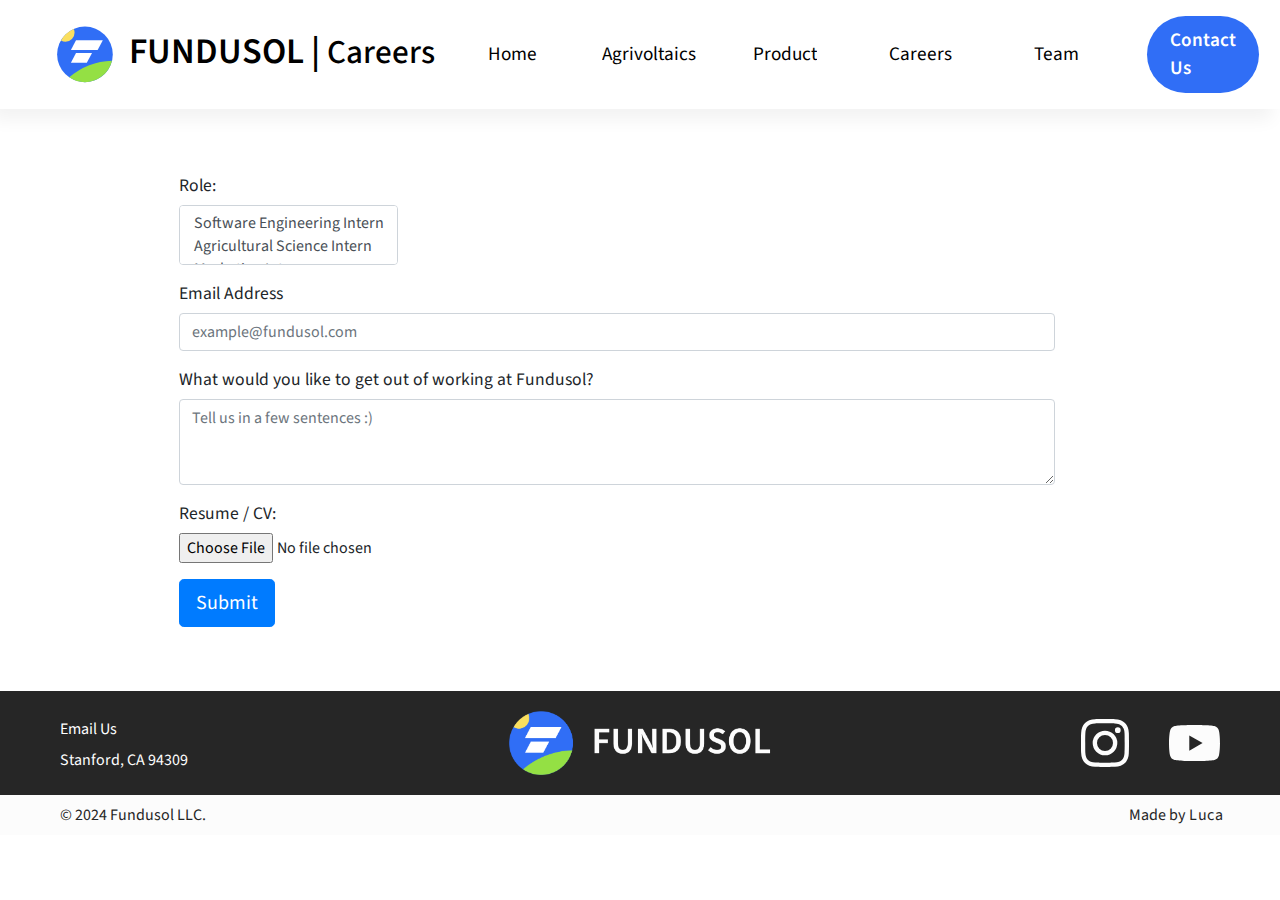
<file: apply.html>
<!DOCTYPE html>
<html lang = "en">
<head>
    <meta http-equiv="Content-Type" content="text/html; charset=UTF-8">
    <meta http-equiv="X-UA-Compatible" content="IE=edge">
    <title>Fundusol | Careers</title>
    <meta name="viewport" content="width=device-width, initial-scale=1.0">
    <meta name="description" content="Join us in our mission to empower farmers and mitigate the effects of climate change">
    <meta name="author" content="Luca Borletti">
    <meta name="keywords" content="Agrivoltaics, Startup, Solar, Farming, Internship, Jobs">
    <link rel="stylesheet" href="https://cdn.jsdelivr.net/npm/bootstrap@4.3.1/dist/css/bootstrap.min.css" integrity="sha384-ggOyR0iXCbMQv3Xipma34MD+dH/1fQ784/j6cY/iJTQUOhcWr7x9JvoRxT2MZw1T" crossorigin="anonymous">
    <link rel="stylesheet" type="text/css" href="css/main.css"> 
    <link rel="icon" href="./assets/icon.png">
    <script src="./index_files/jquery.min.js"></script>
    <link href="https://fonts.googleapis.com/css2?family=Source+Sans+Pro:ital,wght@0,200;0,300;0,400;0,600;0,700;0,900;1,200;1,300;1,400;1,600;1,700;1,900&display=swap" rel="stylesheet">
    
    <meta name="twitter:card" content="summary_large_image" />
    <meta name="twitter:site" content="@fundusol" />
    <meta name="twitter:title" content="Fundusol | Careers" />
    <meta name="twitter:description" content="Join us in our mission to empower farmers and mitigate the effects of climate change" />
    <meta name="twitter:image" content="https://cdn.jsdelivr.net/gh/luca-borletti/Fundusol-Website/assets/linkedincard.png" />

    <meta property="og:type" content="article" />
    <meta property="og:title" content="Fundusol | Careers">
    <meta property="og:description" content="Join us in our mission to empower farmers and mitigate the effects of climate change" />
    <meta property="og:url" content="https://fundusol.com/" />
    <meta property="og:image" content="https://cdn.jsdelivr.net/gh/luca-borletti/Fundusol-Website/assets/linkedincard.png">
</head>
<body>
    <div class = "navbar " id="container-recruit">
        <div class = "container">
            <a href="careers"><svg style="overflow: visible;" xmlns="http://www.w3.org/2000/svg" width="380" height="58.709" viewBox="0 0 400 58.709">
                <defs>
                  <style>
                    .cls-1 {
                      font-size: 34px;
                      font-family: 'Source Sans Pro', sans-serif;
                      font-weight: 600;
                      text-decoration: none !important;
                    }
                    a {
                      text-decoration: none		
                    }
              
                    .cls-2 {
                      fill: #306ef6;
                    }
              
                    .cls-3 {
                      fill: none;
                    }
              
                    .cls-4 {
                      fill: #fadf5f;
                    }
              
                    .cls-5 {
                      fill: #94e044;
                    }
              
                    .cls-6 {
                      fill: #fff;
                    }
                  </style>
                </defs>
                <g id="Group_19" data-name="Group 19" transform="translate(-583.285 -228.996)">
                  <g id="Group_16" data-name="Group 16" transform="translate(583.285 228.996)">
                    <text id="FUNDUSOL" class="cls-1" transform="translate(75.721 38.888)"><tspan font-size = "38" text-decoration = "none" x="0" y="0">FUNDUSOL | <tspan font-weight = "500" font-size = "35">Careers</tspan></tspan></text>
                    <g id="Group_15" data-name="Group 15" transform="translate(0 0)">
                      <g id="Group_9" data-name="Group 9" transform="translate(0 0)">
                        <g id="Group_6" data-name="Group 6">
                          <g id="Group_5" data-name="Group 5">
                            <circle id="Ellipse_1" data-name="Ellipse 1" class="cls-2" cx="29.297" cy="29.297" r="29.297" transform="translate(0.116 0.116)"/>
                            <g id="Group_3" data-name="Group 3" transform="translate(0.116 0.116)">
                              <path id="Path_9" data-name="Path 9" class="cls-3" d="M34.4,5.4A30.294,30.294,0,0,0,22.655,7.841a8.922,8.922,0,0,1,.814,3.953,9.576,9.576,0,0,1-9.533,9.533,8.866,8.866,0,0,1-4.883-1.4A28.605,28.605,0,0,0,5.1,34.7,29.3,29.3,0,1,0,34.4,5.4Z" transform="translate(-5.1 -5.4)"/>
                              <path id="Path_10" data-name="Path 10" class="cls-4" d="M22.9,11.453A10.894,10.894,0,0,0,22.086,7.5,28.431,28.431,0,0,0,8.6,19.591a9.949,9.949,0,0,0,4.883,1.4A9.477,9.477,0,0,0,22.9,11.453Z" transform="translate(-4.531 -5.059)"/>
                            </g>
                            <g id="Group_4" data-name="Group 4">
                              <path id="Path_11" data-name="Path 11" class="cls-3" d="M17.788,58.662A72.736,72.736,0,0,1,62.779,41.223a31.32,31.32,0,0,0,.814-6.627,29.3,29.3,0,1,0-45.8,24.065Z" transform="translate(-5 -5.3)"/>
                              <path id="Path_12" data-name="Path 12" class="cls-5" d="M32.608,58.854A29.3,29.3,0,0,0,61.091,36.3,72.47,72.47,0,0,0,16.1,53.738,28.649,28.649,0,0,0,32.608,58.854Z" transform="translate(-3.196 -0.261)"/>
                            </g>
                          </g>
                          <path id="Path_13" data-name="Path 13" class="cls-6" d="M45.734,27.931H17.6L22.948,17.7H51.2Z" transform="translate(-2.952 -3.284)"/>
                          <path id="Path_14" data-name="Path 14" class="cls-6" d="M34.341,39.631H17.6L22.948,29.4H39.8Z" transform="translate(-2.952 -1.382)"/>
                        </g>
                      </g>
                    </g>
                  </g>
                </g>
                          </svg>
                          </a>
            
                <img id = "mobile-cta" class = "mobile-menu" src="assets/menu.svg" alt="Open Navigation">

                <nav>
                <img id = "mobile-exit" class = "mobile-menu-exit" src="assets/exit.svg" alt="">
                <ul class = "primary-nav">
                    <li>
                        <div class="anim-container">
                            <a class = "underline-anim" href="/">Home</a>
                        </div>
                    </li>
                    <li>
                        <div class="anim-container">
                            <a class = "underline-anim" href="./agrivoltaics">Agrivoltaics</a>
                        </div>
                    </li>
                    <li>
                        <div class="anim-container">
                            <a class = "underline-anim" href="./product">Product</a>
                        </div>
                    </li>
                    <li>
                        <div class="anim-container">
                          <a class = "underline-anim" href="./careers">Careers</a>
                        </div>
                    </li>
                    <li>
                        <div class="anim-container">
                            <a class = "underline-anim"  href="./team">Team</a>
                        </div>
                    </li>
                </ul>
                <a href="partnering" class="navbar-cta">Contact Us<span></a>
            </nav>
        </div>
    </div>

    <div id="apply-container">
        <div id="apply-wrapper">
            <form action="https://formspree.io/f/xjvnkkke" method="POST" id="fundusol-form"   enctype="multipart/form-data">
            
            <!-- Name input -->
            <!-- <div class="mb-3">
              <label class="form-label contact-form-label" for="name">Full Name</label>
              <input class="form-control" id="name" type="text" name="name" id="full-name" placeholder="" data-sb-validations="required" />
              <div class="invalid-feedback" data-sb-feedback="name:required">Name is required.</div>
            </div> -->


            
            <div class="mb-3 role-input">
              <label class="form-label contact-form-label mb-0" for="role">Role:</label>
              <select class="form-control" name="role" id="role" data-sb-validations="required" size="2">
                <option value="Software Engineering Intern">Software Engineering Intern</option>
                <option value="Agricultural Science Intern">Agricultural Science Intern</option>
                <option value="Marketing Intern">Marketing Intern</option>
                <option value="Web Development Intern">Web Development Intern</option>
                <option value="Solar Project Development Intern">Solar Project Development Intern</option>
                <option value="Data Science Intern">Data Science Intern</option>
                <option value="Digital Twin Development Intern">Digital Twin Development Intern</option>
                <option value="Agricultural Model Calibration Intern">Agricultural Model Calibration Intern</option>
                <option value="Physics Engineering Intern">Physics Engineering Intern</option>
                <!-- Add more options as needed -->
              </select>
              <div class="invalid-feedback" data-sb-feedback="role:required">One role must be selected.</div>
            </div>            
        
            <!-- Email address input -->
            <div class="mb-3">
              <label class="form-label contact-form-label  mb-0" for="emailAddress">Email Address</label>
              <input class="form-control" type="email" name="_replyto" id="email-address" placeholder="example@fundusol.com" data-sb-validations="required, email" />
              <div class="invalid-feedback" data-sb-feedback="emailAddress:required">Email Address is required.</div>
              <div class="invalid-feedback" data-sb-feedback="emailAddress:email">Email is invalid.</div>
            </div>
        
            <!-- Message input -->
            <div class="mb-3">
              <label class="form-label contact-form-label  mb-0" for="message">What would you like to get out of working at Fundusol?</label>
              <textarea placeholder="Tell us in a few sentences :)" class="form-control" rows="3" name="message" id="message" style="" data-sb-validations="required"></textarea>
              <div class="invalid-feedback" data-sb-feedback="message:required">Message is required.</div>
            </div>
            
            <!-- File input -->
            <div class="mb-3">
              <label class="form-label contact-form-label  mb-0" for="file">Resume / CV:</label>
              <!-- <textarea placeholder="Tell us here :)" class="form-control" rows="5" name="message" id="message" style="height: 10rem;" data-sb-validations="required"></textarea> -->
              <input class="form-control-file" type="file" name="upload" data-sb-validations="required" >
              <!-- <div class="invalid-feedback" data-sb-feedback="message:required">Message is required.</div> -->
            </div>

        
            <!-- Form submissions success message -->
            <div class="d-none" id="submitSuccessMessage">
              <div class="text-center mb-3">Form submission successful!</div>
            </div>
        
            <!-- Form submissions error message -->
            <div class="d-none" id="submitErrorMessage">
              <div class="text-center text-danger mb-3">Error while sending message!</div>
            </div>
        
            <!-- Form submit button -->
            <div class="d-grid">
              <button class="btn btn-primary btn-lg" type="submit">Submit</button>
            </div>
        
        </form>
    </div>
    </div>

    <footer>
        <div class="top-container">
            <div class="contact-info">
                <div class="anim-container">
                    <a class="underline-anim" href="mailto:mbendok@fundusol.com,lborletti@fundusol.com">Email Us</a>
                </div>
                <div class="location">
                    Stanford, CA 94309
                </div>
            </div>
            
            <a href="/">
                <picture>
                    <source media="(min-width: 1080px)" class = "footer-logo" id = "source-footer" srcset="assets/logo-white.png">
                    <img src="assets/logo-notext.svg" class = "footer-logo" alt="">
                </picture>
            </a>


            <div class="social-medias">
                <a target="_blank" href="https://www.instagram.com/fundusol/"><img class = "instagram-icon" src="assets/instagram-icon.svg" alt=""></a>
                <!-- <a href=""><img class = "facebook-icon" src="assets/facebook-icon.svg" alt=""></a> -->
                <a target="_blank" href="https://www.youtube.com/channel/UCBCQtgEVeU8ALlQpzEuw5Rg/featured"><img class = "youtube-icon" src="assets/youtube-icon.svg" alt=""></a>
            </div>
        </div>
        <div class="bottom-container">
            <div class="copyright">
                © 2024 Fundusol LLC.
            </div>
            <div class="made-by">
                Made by
                <div class="wave-container" onclick="location.href='http://lucaborletti.com/';">
                    <span style="--i:1">L</span>
                    <span style="--i:2">u</span>
                    <span style="--i:3">c</span>
                    <span style="--i:4">a</span>
                </div>
            </div> 
        </div>
    </footer>

    <script>
        const mobileBtn = document.getElementById("mobile-cta")
              nav = document.querySelector("nav")
              mobileBtnExit = document.getElementById("mobile-exit");

        mobileBtn.addEventListener("click", () => {
            nav.classList.add("menu-btn");
        })

        mobileBtnExit.addEventListener("click", () => {
            nav.classList.remove("menu-btn");
        })
    </script>
    <script type="text/javascript" language="javascript">
        $(function () {
            const navbar = document.getElementsByClassName("navbar")[0];
            var $win = $(window);
            var intFrameWidth = window.innerWidth;
            $win.scroll(function () {
                if ($(window).width() > 780) {
                    if ($win.scrollTop() != 0) {
                        $(".navbar").addClass("notTop");
                    }
                    else {
                        $(".navbar").removeClass("notTop");
                    }
                }
            });
        });
   </script>
</body>
</html>
</file>
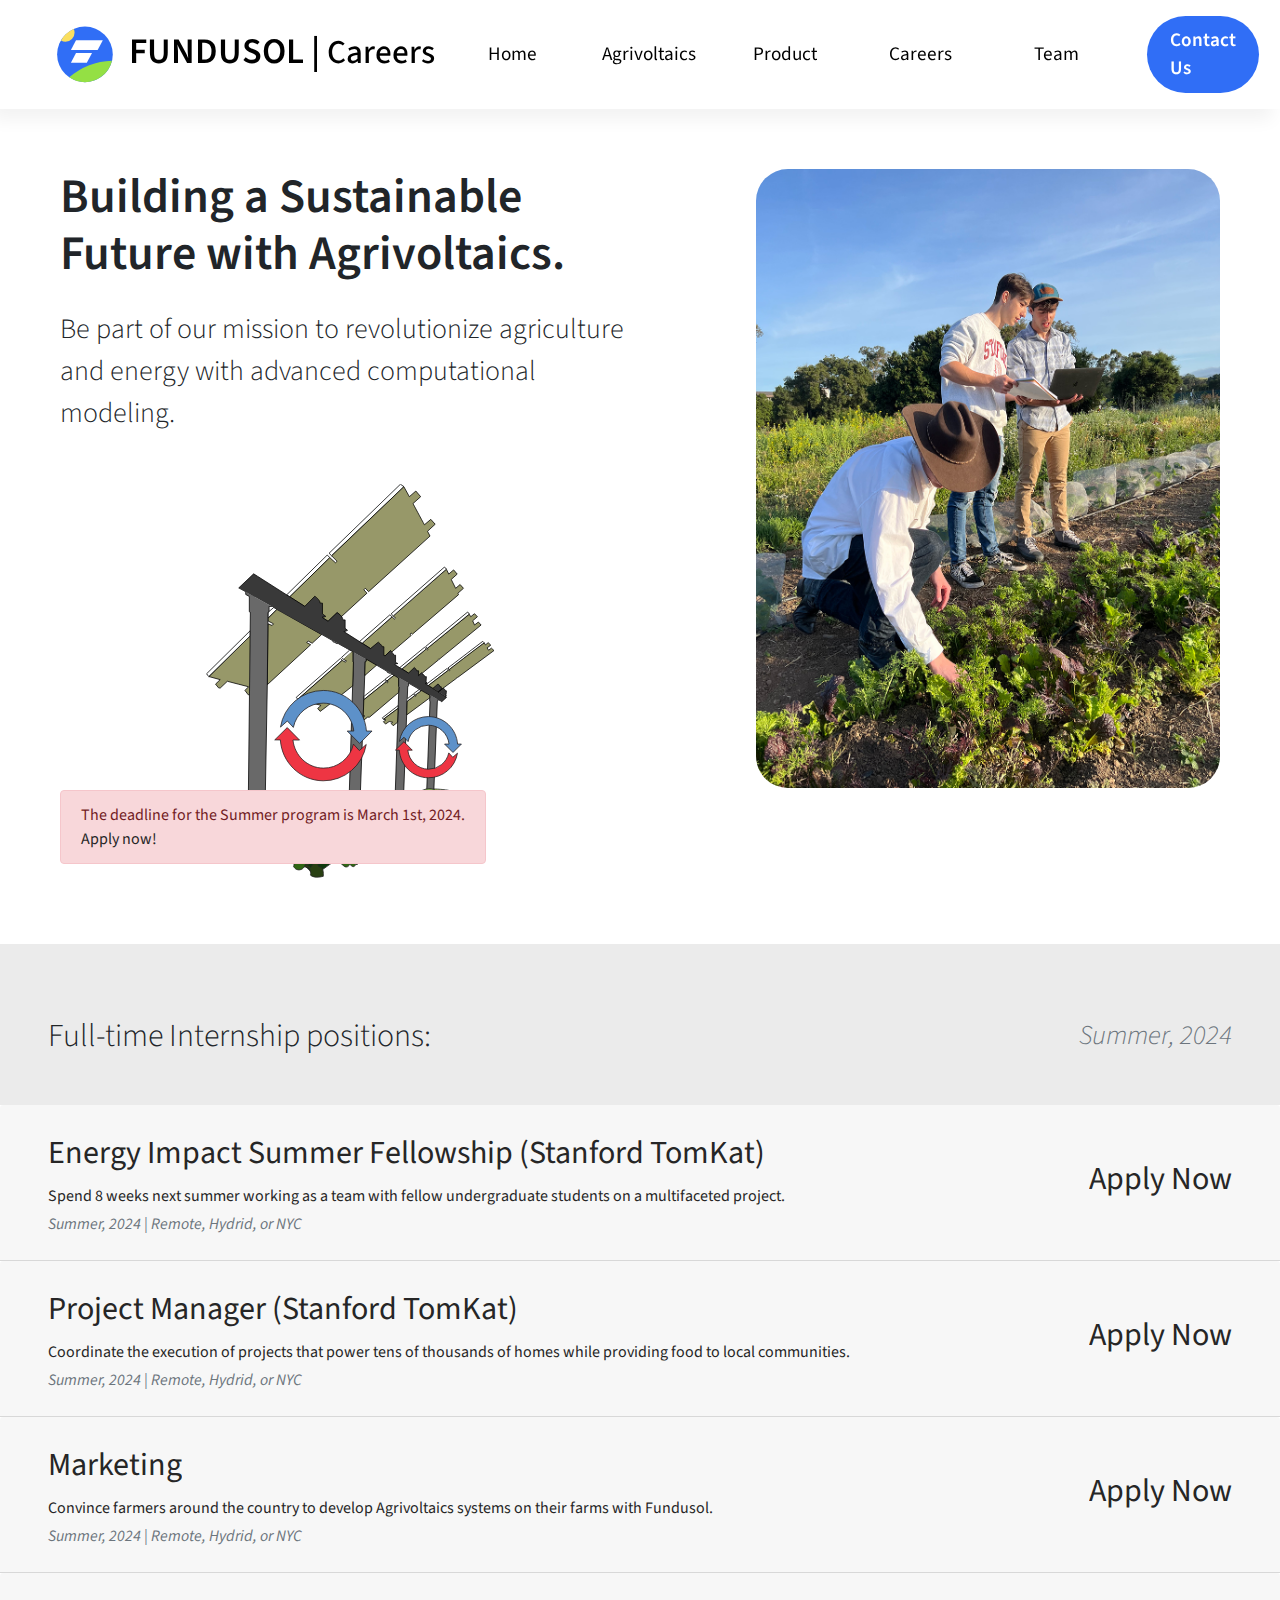
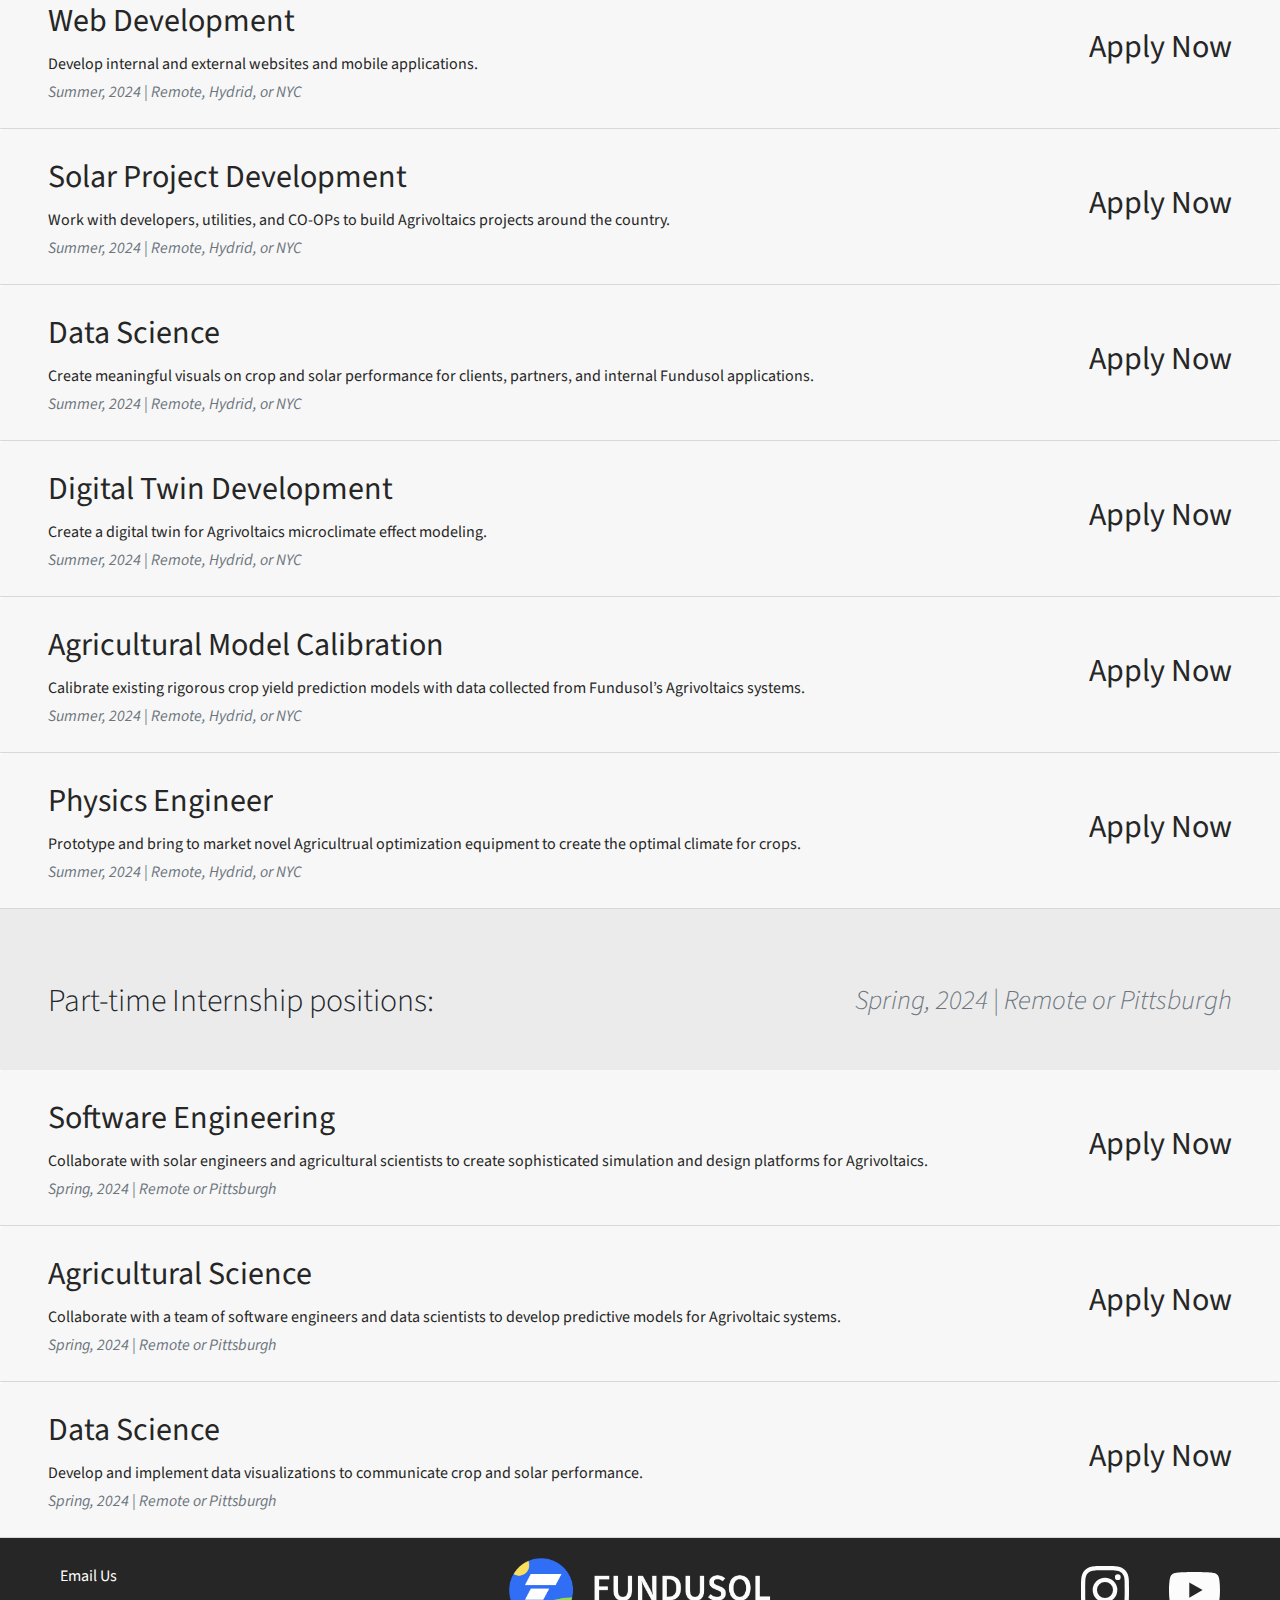
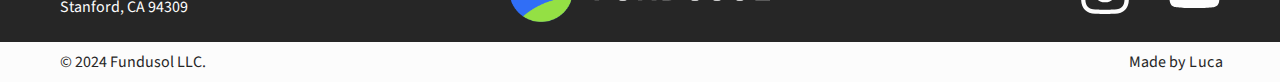
<file: careers.html>
<!DOCTYPE html>
<html lang = "en">
<head>
    <meta http-equiv="Content-Type" content="text/html; charset=UTF-8">
    <meta http-equiv="X-UA-Compatible" content="IE=edge">
    <title>Fundusol | Careers</title>
    <meta name="viewport" content="width=device-width, initial-scale=1.0">
    <meta name="description" content="Join us in our mission to empower farmers and mitigate the effects of climate change">
    <meta name="author" content="Luca Borletti">
    <meta name="keywords" content="Agrivoltaics, Startup, Solar, Farming, Internship, Jobs">
    <link rel="stylesheet" href="https://cdn.jsdelivr.net/npm/bootstrap@4.3.1/dist/css/bootstrap.min.css" integrity="sha384-ggOyR0iXCbMQv3Xipma34MD+dH/1fQ784/j6cY/iJTQUOhcWr7x9JvoRxT2MZw1T" crossorigin="anonymous">
    <link rel="stylesheet" type="text/css" href="css/main.css"> 
    <link rel="icon" href="./assets/icon.png">
    <script src="./index_files/jquery.min.js"></script>
    <link href="https://fonts.googleapis.com/css2?family=Source+Sans+Pro:ital,wght@0,200;0,300;0,400;0,600;0,700;0,900;1,200;1,300;1,400;1,600;1,700;1,900&display=swap" rel="stylesheet">
    
    <meta name="twitter:card" content="summary_large_image" />
    <meta name="twitter:site" content="@fundusol" />
    <meta name="twitter:title" content="Fundusol | Careers" />
    <meta name="twitter:description" content="Join us in our mission to empower farmers and mitigate the effects of climate change" />
    <meta name="twitter:image" content="https://cdn.jsdelivr.net/gh/luca-borletti/Fundusol-Website/assets/linkedincard.png" />

    <meta property="og:type" content="article" />
    <meta property="og:title" content="Fundusol | Careers">
    <meta property="og:description" content="Join us in our mission to empower farmers and mitigate the effects of climate change" />
    <meta property="og:url" content="https://fundusol.com/" />
    <meta property="og:image" content="https://cdn.jsdelivr.net/gh/luca-borletti/Fundusol-Website/assets/linkedincard.png">
</head>
<body>
    <div class = "navbar" id="container-recruit">
        <div class = "container" >
            <a href="/"><svg style="overflow: visible;" xmlns="http://www.w3.org/2000/svg" width="380" height="58.709" viewBox="0 0 400 58.709">
                <defs>
                  <style>
                    .cls-1 {
                      font-size: 34px;
                      font-family: 'Source Sans Pro', sans-serif;
                      font-weight: 600;
                      text-decoration: none !important;
                    }
                    a {
                      text-decoration: none		
                    }
              
                    .cls-2 {
                      fill: #306ef6;
                    }
              
                    .cls-3 {
                      fill: none;
                    }
              
                    .cls-4 {
                      fill: #fadf5f;
                    }
              
                    .cls-5 {
                      fill: #94e044;
                    }
              
                    .cls-6 {
                      fill: #fff;
                    }
                  </style>
                </defs>
                <g id="Group_19" data-name="Group 19" transform="translate(-583.285 -228.996)">
                  <g id="Group_16" data-name="Group 16" transform="translate(583.285 228.996)">
                    <text id="FUNDUSOL" class="cls-1" transform="translate(75.721 38.888)"><tspan font-size = "38" text-decoration = "none" x="0" y="0">FUNDUSOL | <tspan font-weight = "500" font-size = "35">Careers</tspan></tspan></text>
                    <g id="Group_15" data-name="Group 15" transform="translate(0 0)">
                      <g id="Group_9" data-name="Group 9" transform="translate(0 0)">
                        <g id="Group_6" data-name="Group 6">
                          <g id="Group_5" data-name="Group 5">
                            <circle id="Ellipse_1" data-name="Ellipse 1" class="cls-2" cx="29.297" cy="29.297" r="29.297" transform="translate(0.116 0.116)"/>
                            <g id="Group_3" data-name="Group 3" transform="translate(0.116 0.116)">
                              <path id="Path_9" data-name="Path 9" class="cls-3" d="M34.4,5.4A30.294,30.294,0,0,0,22.655,7.841a8.922,8.922,0,0,1,.814,3.953,9.576,9.576,0,0,1-9.533,9.533,8.866,8.866,0,0,1-4.883-1.4A28.605,28.605,0,0,0,5.1,34.7,29.3,29.3,0,1,0,34.4,5.4Z" transform="translate(-5.1 -5.4)"/>
                              <path id="Path_10" data-name="Path 10" class="cls-4" d="M22.9,11.453A10.894,10.894,0,0,0,22.086,7.5,28.431,28.431,0,0,0,8.6,19.591a9.949,9.949,0,0,0,4.883,1.4A9.477,9.477,0,0,0,22.9,11.453Z" transform="translate(-4.531 -5.059)"/>
                            </g>
                            <g id="Group_4" data-name="Group 4">
                              <path id="Path_11" data-name="Path 11" class="cls-3" d="M17.788,58.662A72.736,72.736,0,0,1,62.779,41.223a31.32,31.32,0,0,0,.814-6.627,29.3,29.3,0,1,0-45.8,24.065Z" transform="translate(-5 -5.3)"/>
                              <path id="Path_12" data-name="Path 12" class="cls-5" d="M32.608,58.854A29.3,29.3,0,0,0,61.091,36.3,72.47,72.47,0,0,0,16.1,53.738,28.649,28.649,0,0,0,32.608,58.854Z" transform="translate(-3.196 -0.261)"/>
                            </g>
                          </g>
                          <path id="Path_13" data-name="Path 13" class="cls-6" d="M45.734,27.931H17.6L22.948,17.7H51.2Z" transform="translate(-2.952 -3.284)"/>
                          <path id="Path_14" data-name="Path 14" class="cls-6" d="M34.341,39.631H17.6L22.948,29.4H39.8Z" transform="translate(-2.952 -1.382)"/>
                        </g>
                      </g>
                    </g>
                  </g>
                </g>
                          </svg>
                          </a>
            
            <img id = "mobile-cta" class = "mobile-menu" src="assets/menu.svg" alt="Open Navigation">

            <nav>
                <img id = "mobile-exit" class = "mobile-menu-exit" src="assets/exit.svg" alt="">
                <ul class = "primary-nav">
                    <li>
                        <div class="anim-container">
                            <a class = "underline-anim" href="/">Home</a>
                        </div>
                    </li>
                    <li>
                        <div class="anim-container">
                            <a class = "underline-anim" href="./agrivoltaics">Agrivoltaics</a>
                        </div>
                    </li>
                    <li>
                        <div class="anim-container">
                            <a class = "underline-anim" href="./product">Product</a>
                        </div>
                    </li>
                    <li>
                        <div class="anim-container">
                            <a class = "underline-anim" href="./careers">Careers</a>
                        </div>
                    </li>
                    <li>
                        <div class="anim-container">
                            <a class = "underline-anim"  href="./team">Team</a>
                        </div>
                    </li>
                </ul>
                <a href="partnering" class="navbar-cta">Contact Us<span></a>
            </nav>
        </div>
    </div>

    <section class="left-info-pic-section">
        <div class="info-pic-container" id="recruiting-section">
            <div class="text-col recruit-col">
                <div class="recruiting-header-container">
                    <h1>Building a Sustainable Future with Agrivoltaics.</h1>
                    <p>
                        Be part of our mission to revolutionize agriculture and energy with advanced computational modeling.
                    </p>
                </div>
                
                <div class="center-recruit-image">
                    <svg xmlns="http://www.w3.org/2000/svg" width="298.6666666667" height="400" viewBox="0 0 748.083 1039.425"><g transform="translate(-9882.074 8549.43)"><g transform="translate(1366 -1101.6)"><path d="M9139.759-7226.375l6.084,12.647,12.72-10.875,9.289,10.875-15.555,13.923,11.484,23.073,11.641-9.9,8.692,9.9-14.547,12.8,1.73,3.69L9051.31-7057.5l-2.97-2.762-2.97,2.762,2.97,3.243-50.485,43.049.165-.157-3.5-3.214-17.372,16.516-56.406-35.979,77.87-68.729,5.907,5.862,2.767-2.453-5.585-5.766Z" fill="#979869" stroke="#000" stroke-width="2"/><path d="M9199.242-7109.543l3.783,6.676,9.857-7.979,7.388,7.979L9208-7092.354l4.884,10.985,9.951-7.795,7.1,7.795-109.6,89.619-.979-1.108-1.744,1.588,1.031.949-42.423,34.643-1.284-.956-13.966,12.8-36.819-23.4,63.214-52,2.715,2.452,2.192-1.531-2.192-2.561Z" fill="#979869" stroke="#000" stroke-width="2"/><path d="M8627.846-6900.123h-3.074l-8.481-11.385,9.457-9.462L8599.7-6927.6l-29.134-7.575-18.6,17.712-4.364-.738-7.7-9.609,12.063-11.605-29.258-8.02,107.454-105.937" fill="#979869" stroke="#000" stroke-width="2"/><path d="M8522.036-6947.35l-5.308-7.447L8630-7066.63v13.517Z" fill="#feffff" stroke="#000" stroke-width="2"/><path d="M8676.222-7099.284v-14.961l14.915-12.746,8.6,4.818Z" fill="#feffff" stroke="#000" stroke-width="2"/><path d="M8732.446-7154.234l-7.9-5.346,105.616-103.689,6.6,6.752Z" fill="#feffff" stroke="#000" stroke-width="2"/><path d="M9029.463-7440.958,8841.33-7261.551l-6.465-6.345,185.44-179.292Z" fill="#feffff" stroke="#000" stroke-width="2"/><path d="M8676.222-7084.592l-1.753,158.232L8787.1-7030.116l-10.34-5.582,3.916-4.186,10.229,5.94,24.674-22.677-116.145-65.247-23.21,23.132v6.767l14.193,7.376-3.556,4.474Z" fill="#979869" stroke="#000" stroke-width="2"/><path d="M9090.7-7324.927l19.919-18.363-11.367-12.628-16.6,14.117c-7.425-13.5-29.709-55.194-29.709-55.194l19.96-17.861-12.539-14.729-16.881,14.729-14.261-25.91-187.7,179.451,14.069,14.275-4.123,3.817-14.7-13.292-104.1,101.874,99.594,63.506,23.609-22.28,11.453,9.833,65.952-60.533-7.969-8.685,3.842-4.251,8.414,8.934L9097.193-7312.5Z" fill="#979869" stroke="#000" stroke-width="2"/><path d="M8600.276-7177.851l18.009,9.516v7.589l9.342,5.1v37.9c-.061,3.8,2.751,3.624,2.751,3.624l-6.453,589.677v10.53s8.688,4.079,22.164,4.567a72.953,72.953,0,0,0,20.812-3.5l7.477-413,1.714-188.278,2.855-2.387v-13.218h9.032l156.648,89.074s-2.188,4.171,6.4,4.165c0,0-1.444,3.514,7.759,3.35l38.074,21.078v25.726a1.138,1.138,0,0,0,1.209,1.347l-13.086,415.67s17.623,7.867,28.438,0l15.451-416.907s2.544.3,2.965-1.345v-5.21l53.628,31.589a2.878,2.878,0,0,0,2.936,3.059s-.023,1.773,2.294,1.919h4.236l20.6,12.409v22.709l.758.788-10.844,315.4s10.645,5.67,21.822,0l12.015-316.867a2.135,2.135,0,0,0,2.212-1.856v-6.781l27.571,16a5.653,5.653,0,0,0,6,3.116l20.334,11.726.946.613v15.449l.9,1.227-9.292,249.307s10.167,5.549,18.484,0l9.721-249.307,1.825-1.877v-4.372l10.375,6.249" fill="#696969" stroke="#000" stroke-width="2"/><path d="M9127.646-6882.021l12.47-11.46-35.364-23.492-20.235-12.529h4.283l.392-2.405-2.437-.306.951-15-3.188.373c0-3.134-9.6-9.711-9.6-9.711l-7.386,6.786v-12.681h-4.815c0-2.334-6.186-8.615-6.186-8.615l-15.109,14.51-35.112-21.437v-2.25l7.3-1.022-5.94-2.915v-18.8h-4.528c-.127-3.669-8.657-11.62-8.657-11.62l-14.1,13.338-3.071-1.256v-22.46h-4.063c0-3.228-10.5-11.9-10.5-11.9l-20.224,16.66-68.326-43.511v-2.05c-.073,3.088,8.592-1.76,8.592-1.76l-6.205-5.446V-7094.7H8870.8c-.386-10.721-15.063-18.9-15.063-18.9l-23.493,22.508-13.865-9.072v-2.584c0,1.931,8.132-.959,8.132-.959l-8.757-6.624v-27.909h-6.111c.184-8.062-13.656-18.181-13.656-18.181l-26.317,26.6L8648.8-7208.116l-9.9-6.307-38.8,36.71" fill="#393939" stroke="#000" stroke-width="2"/><path d="M8749.519-6893.482l4.174,5.214,115.438-101.365-4.971-4.778Z" fill="#feffff" stroke="#000" stroke-width="2"/><path d="M8867.35-6997.375l5.148,5.252,23.315-20.365-7.234-3.827Z" fill="#feffff" stroke="#000" stroke-width="2"/><path d="M8872.451-6992.123h0l7.646,4.164-3.163,2.836-8.021-4.246-115.348,101.279,16.494,4.057-9.909,8.114,6.914,8.46,15.956-13.537,31.016,8.5-8.724,7.778,6.452,7.748,15.084-11.2,68.592-54.413h.788l1.913-62.534s-1.223.15-1.237-.716l-.053-26.192-1.039-.586" fill="#979869" stroke="#000" stroke-width="2"/><path d="M8927.632-6950.067l30.606-26.835-26.6-15.674v5.432s-.433,1.343-2.893,1.034Z" fill="#979869" stroke="#000" stroke-width="2"/><path d="M8920.951-7034.113l77.61-68.591-5.583-5.347-78.918,69.67Z" fill="#feffff" stroke="#000" stroke-width="2"/><path d="M9001.751-7105.027l-5.605-5.461,138.686-121.642,4.928,5.585Z" fill="#feffff" stroke="#000" stroke-width="2"/><path d="M9217.127-7208.752" fill="none" stroke="#000" stroke-width="2"/><path d="M9018.44-6970.667l64.721-53.079,4.178,4.756-63.118,51.654Z" fill="#feffff" stroke="#000" stroke-width="2"/><path d="M9085.944-7025.649l4.315,4.8,108.982-88.891-4.133-5.507Z" fill="#feffff" stroke="#000" stroke-width="2"/><path d="M8998.187-6953.814l5.57,3.172-18.446,14.547-4.747-4.517Z" fill="#feffff" stroke="#000" stroke-width="2"/><path d="M8978.692-6938.5l4.837,4.471-57.9,46.48v-8.473Z" fill="#feffff" stroke="#000" stroke-width="2"/><path d="M8894.512-6869.654l-.3,7.651-6.472,4.933-3.517-4.007Z" fill="#feffff" stroke="#000" stroke-width="2"/><path d="M8927.672-6845.072l-4.04,3.108.738,8.218,10.651-8.218h5l75.46-63.906.828-14.325-.828-1.111v-22.505l-11.857-6.855-18.488,14.69,3.388,2.424-2.362,2.25-2.75-2.717-58.183,46.865-1.6,42.083Z" fill="#979869" stroke="#000" stroke-width="2"/><path d="M8888.167-6856.955l5.666,1.292.323-5.923Z" fill="#666f3b" stroke="#000" stroke-width="2"/><path d="M8976.392-6836.6l37.882-28.268v-6.965l-41.16,31.771Z" fill="#feffff" stroke="#000" stroke-width="2"/><path d="M9014.271-6864.79l-1.5,36.206-11.173,8.8-5.409-5.792,3.933-3.274-9.121-1.706-9.389,6.619-5.554-6.3,6.493-4.513-6.279-1.82Z" fill="#979869" stroke="#000" stroke-width="2"/><path d="M9036.684-6847.86l59.833-44.262v-6.822l-21.615-12.233-15.565,11.681,2.055,1.334-1.628,1.49-2.388-1.49-19.521,15.023Z" fill="#979869" stroke="#000" stroke-width="2"/><path d="M9038.223-6889.729h0l15.651-12.464,3.631,4-19.719,15.066" fill="#feffff" stroke="#000" stroke-width="2"/><path d="M9055.414-6903.6l3.689,3.974,15.248-11.117s-5-1.373-5.114-3.238Z" fill="#feffff" stroke="#000" stroke-width="2"/><path d="M9092.966-6924.112l-5.05-3.382,53.433-40.936,4.229,4.106Z" fill="#feffff" stroke="#000" stroke-width="2"/><path d="M9143.88-6969.792l3.834,3.863,90.481-68.939-4.023-4.059Z" fill="#feffff" stroke="#000" stroke-width="2"/><path d="M9238.2-7034.746l3.165,5.033,6.981-5.876,6.72,6.459-9.557,7.254,3.976,6,7.282-5.4,6.616,6.233-94.156,69.713-.927-.712-.817,1.331-.757,1.233-47.934,35.49-25.628-16.325,52.367-40.077,1.872,1.726,1.942-1.425-1.618-1.8S9214.786-7018.788,9238.2-7034.746Z" fill="#979869" stroke="#000" stroke-width="2"/><path d="M9104.984-6917.062l13.107-11.274s5.144,4.654,5.028,7.511h3.2l.575,6.711-8.338,6.57,8.338-6.57,4.969-3.361s5.633,5.485,5.633,6.954h2.121v4.508l-1.391,7.333,1.78,1.156-3.379,1.483" fill="#393939" stroke="#000" stroke-width="2"/></g><g transform="translate(0 -21.368)"><path d="M12562.572-7041.821s9.985,24.979,27.558,24.979,104.192,69.477,104.192,69.477,81.136-79.6,107.935-81.1,40.366,20.98,72.637-5.841c0,0,71.594-7.847,43.343-23.017s-175.88-63.76-175.88-63.76l-35.784-9.83-33.641,8.185-70.46,35.283Z" transform="matrix(0.995, 0.105, -0.105, 0.995, -3196.249, -1931.06)" fill="#0f390d" stroke="#262626" stroke-width="2"/><path d="M12667.1-6981.562s.017-23.391-11.021-23.391-1.874-17.832-1.874-17.832l53.187-32.467,17.334-7.033,15.645-2.844,9.717-15.025s-1.293-6.5-10.73,3.806c-4.316,4.711-33,16.728-33,16.728l-44.289,24.914,69.383-45.447-9.406,1.653s-27.979,19-38.1,23.856-21.879,16.292-21.879,16.292,13.857-18.077,30.053-30.457,34.719-19.061,34.719-19.061l-11.719-7.054-13.775,12.423-18.531,13.691-14.775,10.25,19.885-29.311-3.326-2.179-24.025,37.633,21.24-32.807-1.83-4.826-19.41,11.548-6.012,35.013,1.588-28.062s-15.055-8.278-11.137-4.8,2.229,29.02,2.229,29.02l-13.635-16.5s-13.785-1.9,0,8.579,9.15,26.678,9.15,26.678l-10.545-14.914-4.4,1.817,12.121,17.861-2.908,7.568-10.225-9-1.164,5.458,11.389,9.09-4.913,9.928-13.927-7.6-3.807,7.04,13.821,2.435s7.966,13.326,5.3,16.534c-1.33,1.6,7.3,5.866,16.842,4.863A64.948,64.948,0,0,0,12667.1-6981.562Z" transform="matrix(0.995, 0.105, -0.105, 0.995, -3150.987, -1892)" fill="#294012" stroke="#262626" stroke-width="2"/><path d="M12925.352-7123.522s-66.32,19.243-74.2,43.96c0,0-39.248-7.857-46.7,1.439s-46.609-16.824-46.609-16.824l-30.223-17.974,15.2-38.494,162.516,9.774Z" transform="matrix(0.995, 0.105, -0.105, 0.995, -3038.613, -1934.033)" fill="#294012" stroke="#262626" stroke-width="2"/><path d="M12775.627-7167.636s32.024-2.012,40.884,0,15.885,12.022,18.938,11.722,13.686,10.991,13.686,10.991h17.4l3.3,9.678-54.432,21.615-23.251-21.615Z" transform="matrix(0.995, 0.105, -0.105, 0.995, -2991.675, -1945.413)" fill="#a7ca54" stroke="#262626" stroke-width="2"/><path d="M12867.021-7140.316s19.751,24.133,8.354,33.686c0,0-8.61,17.043-26.2,0,0,0-1.009-26.5-14.033-26.287l-30.426-2.143-2.286-13.931,53.9-3.611Z" transform="matrix(0.995, 0.105, -0.105, 0.995, -2967.977, -1927.741)" fill="#80a951" stroke="#262626" stroke-width="2"/><path d="M12666.931-7129.424s11.447-5.728,17.755,1.9c0,0,14.445-9.7,21.1,0,0,0,11.674,3.54,11.871,0s1.167-3.715,1.167-3.715,20.268-4.536,23.231,3.715c0,0,14.856.58,14.856,6.244,0,0,21.684,4.942,21.764,18.615l7.354,7.017-36,1.705-77.64-23.943Z" transform="matrix(0.995, 0.105, -0.105, 0.995, -3097.712, -1922.199)" fill="#b1d55b" stroke="#262626" stroke-width="2"/><path d="M12841.92-7135.842s26.441-5.706,28.043-11.028-20.707-10.577-20.707-10.577-11.332,1.613-17.254-2.154-16.668-15.779-40.326-2.067-26.326,14.8-26.326,14.8-25.514,1.521-34.807.856,34.807,8.721,34.807,8.721l33.029-6.583,23.447,8.034Z" transform="matrix(0.995, 0.105, -0.105, 0.995, -3035.43, -1949.575)" fill="#80a951" stroke="#262626" stroke-width="2"/><path d="M12603.554-7061.123s-14.937-15.01-16.711-33.2,15.208-1.719,15.208-1.719-8.635,18.138,0,20.179,11,5.369,11,5.369Z" transform="matrix(0.995, 0.105, -0.105, 0.995, -3176.267, -1902.245)" fill="#294012" stroke="#262626" stroke-width="2"/><path d="M9247.851-6557.511l20.6,5.227s18.339-8.382,18.549-13.412,12.816,2.648,13.334-6.682-1.748-11.165-1.748-11.165,9.476,8.634,9.405,4.635,10.631,3.315,10.631,3.315,7.3,8.541,9.8-1.51,19.5,2.69,19.5,2.69,11.316.084-2.614-9.131-25.808-15.7-30.54-14.968-4.219-13.865-12.728-13.865-4.055-9.394-12.259-9.394-.3-7.488-8.761-5.63-19.444,3.827-20.426,0-11.991-15.355-16.769-10.075-11.21-3.706-11.21-3.706-6.661-3.347-17,0c0,0-15.832-4.11-21.893,0,0,0-15.24-13.772-27.162-11.624,0,0-14.494-13.411-24.413-6.676,0,0-16.181-9.745-18.671-7.574,0,0-11.053,3.971-18.688,4.114,0,0-13.137,5.4-12.366,8.286l70.153,20.515,50.332,21.764,30.915,46.68Z" transform="matrix(0.995, 0.105, -0.105, 0.995, 435.882, -2026.094)" fill="#a7ca54" stroke="#262626" stroke-width="2"/><path d="M9057.781-6621.66s-37.945-6.3-43.4,20.964c0,0-10.607,33.283-3.094,33.283,0,0,9.756,22.3,25.3,19.323,0,0,11.27-3.294,5.646-14.125,0,0,8.053-13.537,7.977-28.209,0,0,14.039,18.137,27.951,14.036,0,0,8.65-18.4-4.377-19.149,0,0,19.508,5.093,21.086-12.6,0,0,25.338,13.027,25.891-6.5,0,0-.684-14.608,15.58-14.249,0,0-15.658,20.021-7.514,22.219l5.672,5.021s-16.709,2.8-16.656,11.226c0,0-18.986-.332-20.342,15.678v18.154s-8.311,22.554-2.631,25.29c0,0,5.787,19.408,15.3,18.839s5.594,9.033,5.594,9.033,8.5,13.277,22.359,4.9c0,0,6.785-5.213,6.879-11.081s12.027,5.04,12.059-13.211,0-11.431,0-11.431,8.711-6.222,6.322-11.759,4.537-7,1.8-13.155,3.205-6.469,0-10.882-9.291-18.026-9.291-18.026,14.516,25.228,31.775,23.546,5.428-15.725,5.428-15.725-3.262-7.445,5.76-7.821,15.8,4.7,15.8-1.395,4.072-4.427,0-8.389,9.387,13.511,6.107-8.814-32.1-16.5-32.1-16.5-3.016-9.069-15.5-7.808-13.955-4.657-13.955-4.657h-15.268l-3.166-2.269s-3.49,2.911-9.225,0-1.689-9.138-17.912-8.138c0,0-8.957-8.292-17.5-5.089,0,0-19.562-8.074-27.809,12.011,0,0-15.693-4.955-20.629,5.514Z" transform="matrix(0.995, 0.105, -0.105, 0.995, 355.426, -2020.604)" fill="#306615" stroke="#262626" stroke-width="2"/><path d="M9199.51-6582.063c5.856.228,4.253,6.068,4.253,6.068s-9.332-6.863-5.988,12.105l7.716,4.118s-5.661-18.014,8.019-4.118c0,0,9.512-9.881,12.086-2.939,0,0-16.485,8.614,2.929,18.853,0,0-6.168,22.2,0,26.248s16.761,2.571,16.761-3.4,8.1,5.443,8.1,5.443,10.879.043,6.5-8.352,14.652,1.18,5.26-11.847c0,0,5.754-16.253-2.293-19.89s4.209-.787-9.886-11.041c0,0,2.615-7.813-8.269-11.251a93.982,93.982,0,0,0-19.1-4.061l-9.814-3.216h-12.018a4.483,4.483,0,0,0,1.728-6.061s12.013-3.174,6.609-9.363c0,0,1.365-10.66-10.144-11.162,0,0-11.211-12.909-20.016-6.045a33.23,33.23,0,0,0-3.953-1.158c-3.671-.9-10.663-1.654-12.588,3.8,0,0-18.3,1.989-20.4,6.429,0,0,3.217-3.754,2.62-8.289,0,0,14.925,4.843,16.365,1.162,0,0,15.686-10.562,23.8-8.405,0,0-3.264-8.909-12.941-9.3l-14.854,2.688s-10.207-10.721-16.58-1.221l-6.371,6.55-5.388-.971s14.516-9.809-5.791-14.24c0,0,16.984,4.885,5.791-7.083,0,0-11.26-11.715-21.141-4.214,0,0-6.083-16.452-20.645-11.247,0,0-17.848,1.156-21.8,15.461l-2.4,8.254s-13.1,2.953-13.1,6.529c0,0,20.044,1,19.529,5.862,0,0,13.694.622,13.453,3.026,0,0,20.864,6.36,24.966,1.493l8.64,7.076,8.53,3.845s17.519-1.786,19.062,7.086c0,0,22.9-2.021,24.037,4.076h11.165s-1.294,9.532,4.387,9.363C9186.327-6595.4,9193.655-6582.291,9199.51-6582.063Z" transform="matrix(0.995, 0.105, -0.105, 0.995, 398.43, -2031.096)" fill="#4b7941" stroke="#262626" stroke-width="2"/><path d="M9216.289-6573.351c-3.691-.7,1.254-6.7,4.971-6.7,0,0,3.469-8.095-1.549-8.788,0,0-21.926-6.174-27.117-15.755s-8.283,0-8.283,0,4.277,11.013-3,10.116c0,0-9.727-.5-8.881-16.69,0,0-2.182-8.595-4.523-8.933,0,0,5.4-6.419,13.4-5.361,0,0-19.5,3.583-21.961,0s-11.7-5.34-11.7-5.34.867-7.4,8.045-7.545c0,0-10.117,1.472-12.623-1.776,0,0-2.461-7.15-23.559-.956,0,0-5.893-6.822-11.135-5.13h-7.109s-5.092-1.182-5.141-6.134c0,0,10.383-1.962,10.207-4.9s7.439-6.5,11.639-4.146,18.629,2.818,18.629,2.818,18.973,6.436,20.908,14.827,9.582,3.616,9.582,3.616,23.807-1.919,28.471,12.215c0,0,2.131,5.61,15.439,2.446s32.738,13.017,32.738,13.017l-9.209,2.285s15.166,2.855,14.662,8.081-10.1,0-10.1,0,12.713,11.288,12.014,18.645-4.066,3.384-4.066,3.384,5.639,9.313,2.154,10.089-2.975,11.129-9.041,8.658-16.615-3.009-16.615-3.009S9219.979-6572.65,9216.289-6573.351Z" transform="matrix(0.995, 0.105, -0.105, 0.995, 438.872, -2020.8)" fill="#80a951" stroke="#262626" stroke-width="2"/><path d="M12848.06-7084.971s27.4-14.4,18.781-33.483c0,0,1.781-7.238,6.792-5.846,0,0,15.2,9.411,20.906,1.672,0,0,3.054-8.865-1.628-10.813,0,0-12.128,6.029-18.281-.892,0,0-4.357,6.989-16.127,3.5,0,0-6.746-7.348-15.563-7.135,0,0-15.283-13.737-22.8-10.99,0,0-5.359-9.266-18.845-3.6,0,0-19.407-9.744-32.473-6.075,0,0-10.882,14.966-21.006,8.972l-13.589-1.891,35.551,27.913,55.043,9.385,12.985,32.239Z" transform="matrix(0.995, 0.105, -0.105, 0.995, -3031.603, -1940.963)" fill="#4b7941" stroke="#262626" stroke-width="2"/><path d="M12660.228-7037.9c-3.8-3.684-9.707-2.355-10.411-12.757s4.074-.917,4.074-.917,1.256-9.009-9.205-11.3-.973-15.331,15.542-11.49,17.567-2.58,21.435,7.745c0,0,10.743-3.517,10.577,2.61,0,0,11.036-.259,10.485,5.04,0,0,12.668,8.051,12.973,0s25.878-28.278,23.418-6.18,18.959,21.776,2.647,22.788-2.157,19.242-16.846,19.779c0,0-3.482,13.016-15.105.865,0,0-4.017,11.413-13.763,6.873l-11.067-7.738-14.053-4.233s-5.966,11.516-9.668-3.164A6.3,6.3,0,0,0,12660.228-7037.9Z" transform="matrix(0.995, 0.105, -0.105, 0.995, -3128.675, -1887.748)" fill="#306615" stroke="#262626" stroke-width="2"/><path d="M12755.878-7125.572s-22.376,35.821-28.717,26.4-12.649-19-4.479-20.773-6.3-12.084,8.332-16.395,13.078-14.189,13.078-14.189-8.5,13.773-14.92,9.009,6.075-17.371,14.92-14.9,20.036,14.362,20.307,9.243c0,0,7.523,7.023,13.385,0,0,0,9.6,1.532,9.6,6.994,0,0,18.881-2.15,19.5,6.593,0,0-4.481-15.922,12.479-13.587,0,0,15.184,10.493,15.184,8.106,0,0,14.311-8.417,18.871,4.084,0,0-12.149,18.967,0,21.091,0,0-11.73,16.84,1.569,19.336,0,0,13.9,9.492,9.938,14.989,0,0-.334,15.445-8.944,10.827,0,0-17.457-7.664-15.635-24.971,0,0,.551,18.826-12.629,18.86,0,0-8.569,1.45-13.668-8.153,0,0-8.094,12.113-14.822-2.275,0,0-11.771-6.24-11.84,1.563l-26.546,23.125s17.606-19.907,1.629-26.066c0,0,.565,18.528-10.319,17.562l-15.664-11.568s6.149-21.888,14.636-22.743c0,0,21.881-13.574,15.78-33.512C12766.9-7136.926,12744.784-7143.2,12755.878-7125.572Z" transform="matrix(0.995, 0.105, -0.105, 0.995, -3046.409, -1939.931)" fill="#306615" stroke="#262626" stroke-width="2"/><path d="M12803.784-7142.07s-10.453-5.254,2.166-10.942c0,0,8.1-1.641,12.7,2.657,0,0,1.7-4.51,14.513-1.573,0,0,10.926-.273,13.724-2.589,0,0,25.547-3.322,26.021,6.888,0,0,5.291,9.581-5.615,9.618,0,0-11.366-9.273-19.794-8.708,0,0-20.2-2.168-24.684,2.2Z" transform="matrix(0.995, 0.105, -0.105, 0.995, -2970.296, -1930.302)" fill="#a7ca54" stroke="#262626" stroke-width="2"/></g>
                        <g transform="translate(10626.162 -7498.602) rotate(180)">
                        <g class = "rotating">
                        <path d="M361.024,382.509l17.1.016-32.256-32.256-32.256,32.256h14.631c4.288,58.709,52.636,105.388,112.012,105.388a112.542,112.542,0,0,0,111.234-95.131l-17.828,15.893-15.519-16.7h0a79.563,79.563,0,0,1-77.886,62.986c-40.811,0-74.531-31.884-79.208-71.847Z" transform="translate(0 26.356)" fill="#5d91c9" stroke="#231f20" stroke-width="2"/>
                        <path d="M515,385.558l-17.1-.137L529.923,417.9l32.484-32.026-14.631-.1c-3.87-58.738-51.886-105.759-111.261-106.18a112.538,112.538,0,0,0-111.905,94.34l17.94-15.766,15.4,16.807h0a79.563,79.563,0,0,1,78.331-62.433c40.809.29,74.3,32.413,78.7,72.407Z" transform="translate(4.1)" fill="#ee3543" stroke="#231f20" stroke-width="2"/>
                        </g>
                        </g>
                        <g transform="translate(10858.374 -7506.452) rotate(180)">
                        <g class = "rotating">
                        <path d="M345.731,372.109l11.587.011-21.851-21.851L313.616,372.12h9.911c2.9,39.771,35.657,71.393,75.88,71.393a76.239,76.239,0,0,0,75.353-64.445l-12.078,10.766L452.17,378.524h0a53.9,53.9,0,0,1-52.762,42.669c-27.646,0-50.489-21.6-53.658-48.671Z" transform="translate(0 -4.944)" fill="#5d91c9" stroke="#231f20" stroke-width="2"/>
                        <path d="M453.587,351.376,442,351.283l21.7,22.006,22.006-21.7-9.911-.071c-2.622-39.791-35.149-71.644-75.372-71.93A76.236,76.236,0,0,0,324.61,343.5l12.153-10.681L347.2,344.208h0a53.9,53.9,0,0,1,53.064-42.294c27.646.2,50.335,21.957,53.311,49.051Z" transform="translate(-0.769 0)" fill="#ee3543" stroke="#231f20" stroke-width="2"/>
                        </g>
                        </g>
                        </g>
                    </svg>
                </div>
            </div>
            <div id="stanford-img-col" class="img-col">
                <img class = "stanford-farm" src="./assets/stanford-farm-pic.jpg" alt="" class="">
            </div>
        </div>
    </section>

    <div class="alert alert-danger sticky-alert" role="alert">
        The deadline for the Summer program is March 1st, 2024. 
        <br>
        <a href="apply">Apply now!</a>
    </div>
    

    <section class="gray-role p-5" id="full-time">
        <div class="mt-4 d-flex flex-row justify-content-between align-items-center">
            <div>
                <h2 class="m-0">
                    Full-time Internship positions:
                </h2>
            </div>
            <p class="mb-0 text-right"><em class="text-muted">Summer, 2024</em></p>
        </div>
        
    </section>

    <div id="accordion">
        <div class="role-section">
            <div class="card-header py-4 px-5" id="headingFellowship">
              <a class="w-75" target="_blank" href="https://tomkat.stanford.edu/experiential-learning/energystartup-summer-internships/energystartup-internships-list/fundusol" role="button" aria-expanded="false" aria-controls="collapseFellowship">
                  <div class="d-flex flex-row justify-content-between align-items-center">
                      <div class="">
                          <div class="role-title underline-anim">
                            Energy Impact Summer Fellowship (Stanford TomKat)
                          </div>
                          <div class="role-description">
                                <p  class="mb-1">Spend 8 weeks next summer working as a team with fellow undergraduate students on a multifaceted project.</p>
                                <p class="mb-0"><em class="text-muted">Summer, 2024 | Remote, Hydrid, or NYC </em> </p>
                          </div>
                      </div>
  
                      <div class="apply-button" >
                          <a href="https://forms.gle/85f1W4VPKbETWGbs6" target="_blank">
                              <div class="role-title underline-anim">
                                  Apply <span class="disappear-mobile">Now</span>
                              </div>
                          </a>
                      </div>
                  </div>
              </a>
            </div>
        </div>

        <div class="role-section">
            <div class="card-header py-4 px-5" id="headingProjectManager">
              <a class="w-75" target="_blank" href="https://tomkat.stanford.edu/experiential-learning/energystartup-summer-internships/energystartup-internships-list/fundusol" role="button" aria-expanded="false" aria-controls="collapseProjectManager">
                  <div class="d-flex flex-row justify-content-between align-items-center">
                      <div class="">
                          <div class="role-title underline-anim">
                            Project Manager (Stanford TomKat)
                          </div>
                          <div class="role-description">
                                <p  class="mb-1">Coordinate the execution of projects that power tens of thousands of homes while providing food to local communities.</p>
                                <p class="mb-0"><em class="text-muted">Summer, 2024 | Remote, Hydrid, or NYC </em> </p>
                          </div>
                      </div>
  
                      <div class="apply-button" >
                          <a href="https://forms.gle/85f1W4VPKbETWGbs6" target="_blank">
                              <div class="role-title underline-anim">
                                  Apply <span class="disappear-mobile">Now</span>
                              </div>
                          </a>
                      </div>
                  </div>
              </a>
            </div>
        </div>

        <div class="role-section">
            <div class="card-header py-4 px-5" id="headingMarketing">
              <a class="w-75" data-toggle="collapse" href="#collapseMarketing" role="button" aria-expanded="false" aria-controls="collapseMarketing">
                  <div class="d-flex flex-row justify-content-between align-items-center">
                      <div class="">
                          <div class="role-title underline-anim">
                            Marketing
                          </div>
                          <div class="role-description">
                                <p  class="mb-1">Convince farmers around the country to develop Agrivoltaics systems on their farms with Fundusol.</p>
                                <p class="mb-0"><em class="text-muted">Summer, 2024  | Remote, Hydrid, or NYC </em> </p>
                          </div>
                      </div>
  
                      <div class="apply-button">
                          <a href="apply">
                              <div class="role-title underline-anim">
                                  Apply <span class="disappear-mobile">Now</span>
                              </div>
                          </a>
                      </div>
                  </div>
              </a>
            </div>
        
            <div id="collapseMarketing" class="collapse px-4" aria-labelledby="headingMarketing" data-parent="#accordion">
              <div class="card-body px-5">
                Develop marketing materials, meet with farmers, and represent Fundusol at AgTech conferences. This role is for those with marketing experience for energy companies, startups or agricultural products.
              </div>
            </div>
        </div>

        <div class="role-section">
            <div class="card-header py-4 px-5" id="headingWebDevelopment">
              <a class="w-75" data-toggle="collapse" href="#collapseWebDevelopment" role="button" aria-expanded="false" aria-controls="collapseWebDevelopment">
                  <div class="d-flex flex-row justify-content-between align-items-center">
                      <div class="">
                          <div class="role-title underline-anim">
                            Web Development
                          </div>
                          <div class="role-description">
                                <p  class="mb-1">Develop internal and external websites and mobile applications.</p>
                                <p class="mb-0"><em class="text-muted">Summer, 2024  | Remote, Hydrid, or NYC </em> </p>
                          </div>
                      </div>
  
                      <div class="apply-button">
                          <a href="apply">
                              <div class="role-title underline-anim">
                                  Apply <span class="disappear-mobile">Now</span>
                              </div>
                          </a>
                      </div>
                  </div>
              </a>
            </div>
        
            <div id="collapseWebDevelopment" class="collapse px-4" aria-labelledby="headingWebDevelopment" data-parent="#accordion">
              <div class="card-body px-5">
                These may include a user interface for financial projections or a user interface for solar array design. This task requires a proficient understanding of code versioning tools and a good understanding of advanced JavaScript libraries and frameworks such as ReactJS.
              </div>
            </div>
        </div>
        <div class="role-section">
            <div class="card-header py-4 px-5" id="headingSolarProjectDevelopment">
              <a class="w-75" data-toggle="collapse" href="#collapseSolarProjectDevelopment" role="button" aria-expanded="false" aria-controls="collapseSolarProjectDevelopment">
                  <div class="d-flex flex-row justify-content-between align-items-center">
                      <div class="">
                          <div class="role-title underline-anim">
                            Solar Project Development
                          </div>
                          <div class="role-description">
                                <p  class="mb-1">Work with developers, utilities, and CO-OPs to build Agrivoltaics projects around the country.</p>
                                <p class="mb-0"><em class="text-muted">Summer, 2024  | Remote, Hydrid, or NYC </em> </p>
                          </div>
                      </div>
  
                      <div class="apply-button">
                          <a href="apply">
                              <div class="role-title underline-anim">
                                  Apply <span class="disappear-mobile">Now</span>
                              </div>
                          </a>
                      </div>
                  </div>
              </a>
            </div>
        
            <div id="collapseSolarProjectDevelopment" class="collapse px-4" aria-labelledby="headingSolarProjectDevelopment" data-parent="#accordion">
              <div class="card-body px-5">
                You will work with Fundusol's system design team, interface with financial institutions, coordinate with regulatory bodies, and develop relationships with clients to deploy Agrivoltaics systems. This role is for those with past experience in solar project finance, permitting, regulation, site selection, etc. with developers, utilities, or CO-OPs.
              </div>
            </div>
        </div>
        <div class="role-section">
            <div class="card-header py-4 px-5" id="headingDataScience">
              <a class="w-75" data-toggle="collapse" href="#collapseDataScience" role="button" aria-expanded="false" aria-controls="collapseDataScience">
                  <div class="d-flex flex-row justify-content-between align-items-center">
                      <div class="">
                          <div class="role-title underline-anim">
                            Data Science
                          </div>
                          <div class="role-description">
                                <p  class="mb-1">Create meaningful visuals on crop and solar performance for clients, partners, and internal Fundusol applications.</p>
                                <p class="mb-0"><em class="text-muted">Summer, 2024  | Remote, Hydrid, or NYC </em> </p>
                          </div>
                      </div>
  
                      <div class="apply-button">
                          <a href="apply">
                              <div class="role-title underline-anim">
                                  Apply <span class="disappear-mobile">Now</span>
                              </div>
                          </a>
                      </div>
                  </div>
              </a>
            </div>
        
            <div id="collapseDataScience" class="collapse px-4" aria-labelledby="headingDataScience" data-parent="#accordion">
              <div class="card-body px-5">
                Potential projects include (but are not limited to, and will incorporate your suggestions): experimenting with seasonal solar tracking algorithms to maximize agricultural and solar outcomes at any given time; iterating Fundusol’s internal crop yield predictive algorithms across every county in the United States to inform a marketing tool; creating a live visualization tool for Agrivoltaics experimentation and extrapolating results; creating a machine learning tool that improves crop yield prediction. This role is for those with data science, data visualization, or machine learning.
              </div>
            </div>
        </div>
        <div class="role-section">
            <div class="card-header py-4 px-5" id="headingDigitalTwinDevelopment">
              <a class="w-75" data-toggle="collapse" href="#collapseDigitalTwinDevelopment" role="button" aria-expanded="false" aria-controls="collapseDigitalTwinDevelopment">
                  <div class="d-flex flex-row justify-content-between align-items-center">
                      <div class="">
                          <div class="role-title underline-anim">
                            Digital Twin Development
                          </div>
                          <div class="role-description">
                                <p  class="mb-1">Create a digital twin for Agrivoltaics microclimate effect modeling.</p>
                                <p class="mb-0"><em class="text-muted">Summer, 2024  | Remote, Hydrid, or NYC </em> </p>
                          </div>
                      </div>
  
                      <div class="apply-button">
                          <a href="apply">
                              <div class="role-title underline-anim">
                                  Apply <span class="disappear-mobile">Now</span>
                              </div>
                          </a>
                      </div>
                  </div>
              </a>
            </div>
        
            <div id="collapseDigitalTwinDevelopment" class="collapse px-4" aria-labelledby="headingDigitalTwinDevelopment" data-parent="#accordion">
              <div class="card-body px-5">
                This role is for those with experience working in the simulation space, specifically with Python, MATLAB, R, or C++.
              </div>
            </div>
        </div>
        <div class="role-section">
            <div class="card-header py-4 px-5" id="headingAgriculturalModelCalibration">
              <a class="w-75" data-toggle="collapse" href="#collapseAgriculturalModelCalibration" role="button" aria-expanded="false" aria-controls="collapseAgriculturalModelCalibration">
                  <div class="d-flex flex-row justify-content-between align-items-center">
                      <div class="">
                          <div class="role-title underline-anim">
                            Agricultural Model Calibration
                          </div>
                          <div class="role-description">
                                <p  class="mb-1">Calibrate existing rigorous crop yield prediction models with data collected from Fundusol’s Agrivoltaics systems.</p>
                                <p class="mb-0"><em class="text-muted">Summer, 2024  | Remote, Hydrid, or NYC </em> </p>
                          </div>
                      </div>
  
                      <div class="apply-button">
                          <a href="apply">
                              <div class="role-title underline-anim">
                                  Apply <span class="disappear-mobile">Now</span>
                              </div>
                          </a>
                      </div>
                  </div>
              </a>
            </div>
        
            <div id="collapseAgriculturalModelCalibration" class="collapse px-4" aria-labelledby="headingAgriculturalModelCalibration" data-parent="#accordion">
              <div class="card-body px-5">
                Interns may lead on-site data collection of humidity, temperature, biomass, etc. This role is for those with experience in crop science, operating Agricultural data collection devices, or crop yield model calibration.
              </div>
            </div>
        </div>
        <div class="role-section">
            <div class="card-header py-4 px-5" id="headingPhysicsEngineer">
              <a class="w-75" data-toggle="collapse" href="#collapsePhysicsEngineer" role="button" aria-expanded="false" aria-controls="collapsePhysicsEngineer">
                  <div class="d-flex flex-row justify-content-between align-items-center">
                      <div class="">
                          <div class="role-title underline-anim">
                            Physics Engineer
                          </div>
                          <div class="role-description">
                                <p  class="mb-1">Prototype and bring to market novel Agricultrual optimization equipment to create the optimal climate for crops.</p>
                                <p class="mb-0"><em class="text-muted">Summer, 2024  | Remote, Hydrid, or NYC </em> </p>
                          </div>
                      </div>
  
                      <div class="apply-button">
                          <a href="apply">
                              <div class="role-title underline-anim">
                                  Apply <span class="disappear-mobile">Now</span>
                              </div>
                          </a>
                      </div>
                  </div>
              </a>
            </div>
        
            <div id="collapsePhysicsEngineer" class="collapse px-4" aria-labelledby="headingPhysicsEngineer" data-parent="#accordion">
              <div class="card-body px-5">
                Interns will have the opportunity to brainstorm product ideas, rigorously design and model their product, and bring the product to market. This role is for those with experience in electrical engineering, engineering physics, mechanical engineering, or bringing deep-tech products to market. 
              </div>
            </div>
        </div>
    </div>

    <section class="gray-role p-5" id="part-time">
        <div class="mt-4 d-flex flex-row justify-content-between align-items-center">
            <h2 class="m-0">
                Part-time Internship positions:
            </h2>
            <p class="mb-0 text-right"><em class="text-muted">Spring, 2024 | Remote or Pittsburgh</em></p>
        </div>
        
    </section>

    <div id="accordion">
        <div class="role-section">
          <div class="card-header py-4 px-5" id="headingSWE1">
            <a class="w-75" data-toggle="collapse" href="#collapseSWE1" role="button" aria-expanded="false" aria-controls="collapseSWE1">
                <div class="d-flex flex-row justify-content-between align-items-center">
                    <div class="">
                        <div class="role-title underline-anim">
                            Software Engineering
                        </div>
                        <div class="role-description">
                            <p class="mb-1">Collaborate with solar engineers and agricultural scientists to create sophisticated simulation and design platforms for Agrivoltaics.</p>
                            <p class="mb-0"><em class="text-muted">Spring, 2024 | Remote or Pittsburgh</em></p>
                        </div>
                    </div>

                    <div class="apply-button">
                        <a href="apply">
                            <div class="role-title underline-anim">
                                Apply <span class="disappear-mobile">Now</span>
                            </div>
                        </a>
                    </div>
                </div>
            </a>
          </div>
      
          <div id="collapseSWE1" class="collapse px-4" aria-labelledby="headingSWE1" data-parent="#accordion">
            <div class="card-body px-5">
                You will have the opportunity to work on one of the following tracks:
                <br>
                <br>
                <ol>
                    <li>Application Development: Collaborate with solar engineers and agricultural scientists to create sophisticated simulation and design platforms for Agrivoltaics. You will be primarily working with Python, with opportunities to learn and apply other technologies.</li><br>
                    <li>Web Development: Design and implement customer-oriented websites, serving as a vital interface for farmers, solar developers, and venture capitalists. Your main toolkit will include TypeScript and React, focusing on creating intuitive and responsive user experiences.</li><br>
                    <li>Model Engineering: Work closely with software and machine learning experts to develop efficient systems that optimize cost savings for farmers. Your expertise in Python, C++, or C, coupled with a strong grasp of applied machine learning techniques, will be crucial in this endeavor.</li>
                </ol>
            </div>
          </div>
        </div>

        <div class="role-section">
            <div class="card-header py-4 px-5" id="headingAg">
              <a class="w-75" data-toggle="collapse" href="#collapseAg" role="button" aria-expanded="false" aria-controls="collapseAg">
                  <div class="d-flex flex-row justify-content-between align-items-center">
                      <div class="">
                          <div class="role-title underline-anim">
                            Agricultural Science
                          </div>
                          <div class="role-description">
                                <p  class="mb-1">Collaborate with a team of software engineers and data scientists to develop predictive models for Agrivoltaic systems.</p>
                                <p class="mb-0"><em class="text-muted">Spring, 2024 | Remote or Pittsburgh</em></p>
                          </div>
                      </div>
  
                      <div class="apply-button">
                          <a href="apply">
                              <div class="role-title underline-anim">
                                  Apply <span class="disappear-mobile">Now</span>
                              </div>
                          </a>
                      </div>
                  </div>
              </a>
            </div>
        
            <div id="collapseAg" class="collapse px-4" aria-labelledby="headingAg" data-parent="#accordion">
              <div class="card-body px-5">
                <h5>Key Responsibilities:</h5>
        <ol>
            <li>Collaborate with a team of software engineers and data scientists to develop predictive models for Agrivoltaic systems.</li><br>
            <li>Contribute to research and development in ML/AI applications within the agricultural sector.</li>
        </ol>

        <h5>Qualifications:</h5>
        <ol>
            <li>Research experience in Machine Learning/AI, specifically applied to Agriculture.</li><br>
            <li>Eagerness to learn and contribute to a team focused on sustainable agriculture and renewable energy.</li>
        </ol>
              </div>
            </div>
        </div>

        <div class="role-section">
            <div class="card-header py-4 px-5" id="headingData">
              <a class="w-75" data-toggle="collapse" href="#collapseData" role="button" aria-expanded="false" aria-controls="collapseData">
                  <div class="d-flex flex-row justify-content-between align-items-center">
                      <div class="">
                          <div class="role-title underline-anim">
                            Data Science
                          </div>
                          <div class="role-description">
                                <p  class="mb-1">Develop and implement data visualizations to communicate crop and solar performance.</p>
                                <p class="mb-0"><em class="text-muted">Spring, 2024 | Remote or Pittsburgh</em></p>
                          </div>
                      </div>
  
                      <div class="apply-button">
                          <a href="apply">
                              <div class="role-title underline-anim">
                                  Apply <span class="disappear-mobile">Now</span>
                              </div>
                          </a>
                      </div>
                  </div>
              </a>
            </div>
        
            <div id="collapseData" class="collapse px-4" aria-labelledby="headingData" data-parent="#accordion">
              <div class="card-body px-5">
                <h5>Key Responsibilities:</h5>
        <ol>
            <li>Develop and implement data visualizations to communicate crop and solar performance.</li><br>
            <li>Work closely with our data team to analyze and interpret complex datasets.</li>
        </ol>

        <h5>Qualifications:</h5>
        <ol>
            <li>Previous experience or a strong portfolio in data science.</li><br>
            <li>A passion for data visualization and the ability to convey complex information in an understandable manner.</li>
        </ol>
              </div>
            </div>
        </div>
    </div>

    

    <footer>
        <div class="top-container">
            <div class="contact-info">
                <div class="anim-container">
                    <a class="underline-anim" href="mailto:mbendok@fundusol.com,lborletti@fundusol.com">Email Us</a>
                </div>
                <div class="location">
                    Stanford, CA 94309
                </div>
            </div>
        
            <a href="/">
                <picture>
                    <source media="(min-width: 1080px)" class = "footer-logo" id = "source-footer" srcset="assets/logo-white.png">
                    <img src="assets/logo-notext.svg" class = "footer-logo" alt="">
                </picture>
            </a>


            <div class="social-medias">
                <a target="_blank" href="https://www.instagram.com/fundusol/"><img class = "instagram-icon" src="assets/instagram-icon.svg" alt=""></a>
                <a target="_blank" href="https://www.youtube.com/channel/UCBCQtgEVeU8ALlQpzEuw5Rg/featured"><img class = "youtube-icon" src="assets/youtube-icon.svg" alt=""></a>
            </div>
        </div>
        <div class="bottom-container">
            <div class="copyright">
                © 2024 Fundusol LLC.
            </div>
            <div class="made-by">
                Made by
                <div class="wave-container" onclick="location.href='http://lucaborletti.com/';">
                    <span style="--i:1">L</span>
                    <span style="--i:2">u</span>
                    <span style="--i:3">c</span>
                    <span style="--i:4">a</span>
                </div>
            </div> 
        </div>
    </footer>

    <script>
        const mobileBtn = document.getElementById("mobile-cta")
              nav = document.querySelector("nav")
              mobileBtnExit = document.getElementById("mobile-exit");

        mobileBtn.addEventListener("click", () => {
            nav.classList.add("menu-btn");
        })

        mobileBtnExit.addEventListener("click", () => {
            nav.classList.remove("menu-btn");
        })
    </script>
    <script type="text/javascript" language="javascript">
        $(function () {
            const navbar = document.getElementsByClassName("navbar")[0];
            var $win = $(window);
            var intFrameWidth = window.innerWidth;
            $win.scroll(function () {
                if ($(window).width() > 780) {
                    if ($win.scrollTop() != 0) {
                        $(".navbar").addClass("notTop");
                    }
                    else {
                        $(".navbar").removeClass("notTop");
                    }
                }
            });
        });
   </script>
   <script src="https://code.jquery.com/jquery-3.3.1.slim.min.js" integrity="sha384-q8i/X+965DzO0rT7abK41JStQIAqVgRVzpbzo5smXKp4YfRvH+8abtTE1Pi6jizo" crossorigin="anonymous"></script>
    <script src="https://cdn.jsdelivr.net/npm/popper.js@1.14.7/dist/umd/popper.min.js" integrity="sha384-UO2eT0CpHqdSJQ6hJty5KVphtPhzWj9WO1clHTMGa3JDZwrnQq4sF86dIHNDz0W1" crossorigin="anonymous"></script>
    <script src="https://cdn.jsdelivr.net/npm/bootstrap@4.3.1/dist/js/bootstrap.min.js" integrity="sha384-JjSmVgyd0p3pXB1rRibZUAYoIIy6OrQ6VrjIEaFf/nJGzIxFDsf4x0xIM+B07jRM" crossorigin="anonymous"></script>
</body>
</html>
</file>
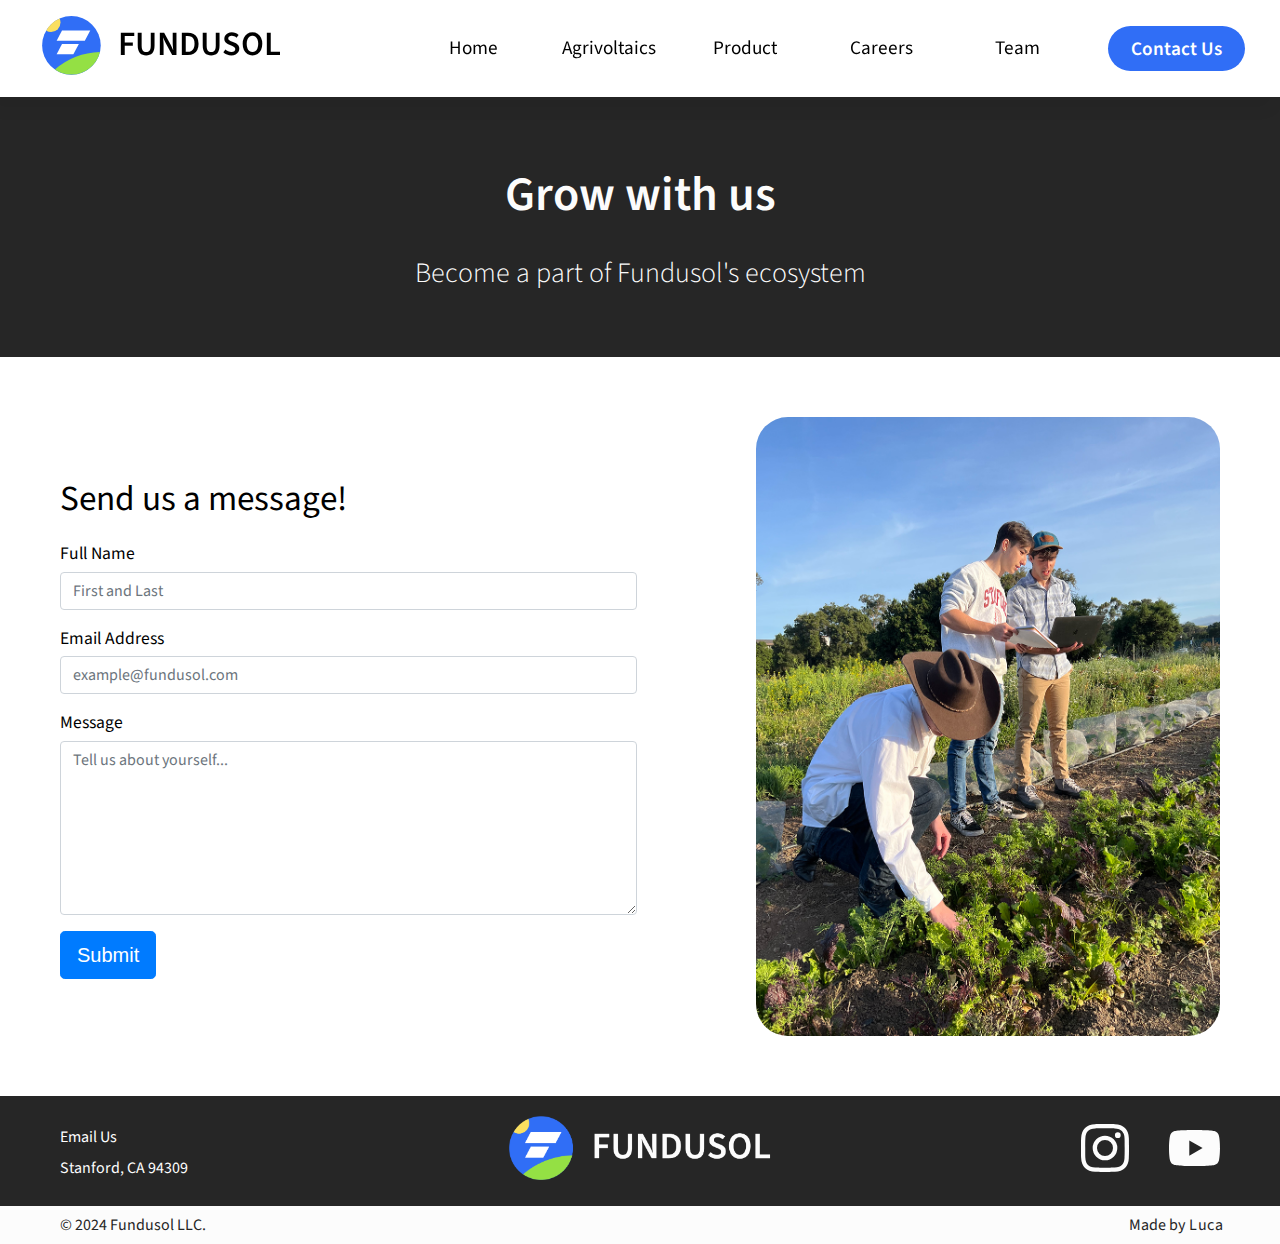
<file: partnering.html>
<!DOCTYPE html>
<html lang = "en">
<head>
    <meta http-equiv="Content-Type" content="text/html; charset=UTF-8">
    <meta http-equiv="X-UA-Compatible" content="IE=edge">
    <title>Partnering - Fundusol</title>
    <meta name="viewport" content="width=device-width, initial-scale=1.0">
    <meta name="description" content="Expanding agrivoltaics to benefit struggling farms and mitigate the effects of climate change">
    <meta name="author" content="Luca Borletti">
    <meta name="keywords" content="Agrivoltaics, Startup, Solar, Farming">
    <!-- <link rel="stylesheet" href="https://cdn.jsdelivr.net/npm/bootstrap@4.3.1/dist/css/bootstrap.min.css" integrity="sha384-ggOyR0iXCbMQv3Xipma34MD+dH/1fQ784/j6cY/iJTQUOhcWr7x9JvoRxT2MZw1T" crossorigin="anonymous"> -->
    <link rel="stylesheet" type="text/css" href="css/main.css"> 
    <link rel="icon" href="./assets/icon.png">
    <script src="./index_files/jquery.min.js"></script>
    <link href="https://fonts.googleapis.com/css2?family=Source+Sans+Pro:ital,wght@0,200;0,300;0,400;0,600;0,700;0,900;1,200;1,300;1,400;1,600;1,700;1,900&display=swap" rel="stylesheet">
    
    <meta name="twitter:card" content="summary_large_image" />
    <meta name="twitter:site" content="@fundusol" />
    <meta name="twitter:title" content="Fundusol" />
    <meta name="twitter:description" content="Expanding agrivoltaics to benefit struggling farms and mitigate the effects of climate change." />
    <meta name="twitter:image" content="https://cdn.jsdelivr.net/gh/luca-borletti/Fundusol-Website/assets/linkedincard.png" />

    <meta property="og:type" content="article" />
    <meta property="og:title" content="Fundusol">
    <meta property="og:description" content="Expanding agrivoltaics to benefit struggling farms and mitigate the effects of climate change." />
    <meta property="og:url" content="https://fundusol.com/" />
    <meta property="og:image" content="https://cdn.jsdelivr.net/gh/luca-borletti/Fundusol-Website/assets/linkedincard.png">
</head>
<body>
    <div class = "navbar">
        <div class = "container">
            <!-- <a href="/"><img class = "logo" src="assets/logo-fundusol.svg" alt="Fundusol"></a> -->
            <a href="/"><svg xmlns="http://www.w3.org/2000/svg" width="239.721" height="58.709" viewBox="0 0 239.721 58.709">
                <defs>
                  <style>
                    <!-- @import url('https://fonts.googleapis.com/css2?family=Source+Sans+Pro:ital,wght@0,600;&display=swap'); -->
                    <!-- @font-face {
                      font-family: myFirstFont;
                      src: url('/assets/SourceSansPro-SemiBold.ttf');
                    } -->
                    .cls-1 {
                      font-size: 34px;
                      font-family: 'Source Sans Pro', sans-serif;
                      font-weight: 600;
                      text-decoration: none !important;
                    }
                    a {
                      text-decoration: none		
                    }
              
                    .cls-2 {
                      fill: #306ef6;
                    }
              
                    .cls-3 {
                      fill: none;
                    }
              
                    .cls-4 {
                      fill: #fadf5f;
                    }
              
                    .cls-5 {
                      fill: #94e044;
                    }
              
                    .cls-6 {
                      fill: #fff;
                    }
                  </style>
                </defs>
                <g id="Group_19" data-name="Group 19" transform="translate(-583.285 -228.996)">
                  <g id="Group_16" data-name="Group 16" transform="translate(583.285 228.996)">
                    <text id="FUNDUSOL" class="cls-1" transform="translate(75.721 38.888)"><tspan text-decoration = "none" x="0" y="0">FUNDUSOL</tspan></text>
                    <g id="Group_15" data-name="Group 15" transform="translate(0 0)">
                      <g id="Group_9" data-name="Group 9" transform="translate(0 0)">
                        <g id="Group_6" data-name="Group 6">
                          <g id="Group_5" data-name="Group 5">
                            <circle id="Ellipse_1" data-name="Ellipse 1" class="cls-2" cx="29.297" cy="29.297" r="29.297" transform="translate(0.116 0.116)"/>
                            <g id="Group_3" data-name="Group 3" transform="translate(0.116 0.116)">
                              <path id="Path_9" data-name="Path 9" class="cls-3" d="M34.4,5.4A30.294,30.294,0,0,0,22.655,7.841a8.922,8.922,0,0,1,.814,3.953,9.576,9.576,0,0,1-9.533,9.533,8.866,8.866,0,0,1-4.883-1.4A28.605,28.605,0,0,0,5.1,34.7,29.3,29.3,0,1,0,34.4,5.4Z" transform="translate(-5.1 -5.4)"/>
                              <path id="Path_10" data-name="Path 10" class="cls-4" d="M22.9,11.453A10.894,10.894,0,0,0,22.086,7.5,28.431,28.431,0,0,0,8.6,19.591a9.949,9.949,0,0,0,4.883,1.4A9.477,9.477,0,0,0,22.9,11.453Z" transform="translate(-4.531 -5.059)"/>
                            </g>
                            <g id="Group_4" data-name="Group 4">
                              <path id="Path_11" data-name="Path 11" class="cls-3" d="M17.788,58.662A72.736,72.736,0,0,1,62.779,41.223a31.32,31.32,0,0,0,.814-6.627,29.3,29.3,0,1,0-45.8,24.065Z" transform="translate(-5 -5.3)"/>
                              <path id="Path_12" data-name="Path 12" class="cls-5" d="M32.608,58.854A29.3,29.3,0,0,0,61.091,36.3,72.47,72.47,0,0,0,16.1,53.738,28.649,28.649,0,0,0,32.608,58.854Z" transform="translate(-3.196 -0.261)"/>
                            </g>
                          </g>
                          <path id="Path_13" data-name="Path 13" class="cls-6" d="M45.734,27.931H17.6L22.948,17.7H51.2Z" transform="translate(-2.952 -3.284)"/>
                          <path id="Path_14" data-name="Path 14" class="cls-6" d="M34.341,39.631H17.6L22.948,29.4H39.8Z" transform="translate(-2.952 -1.382)"/>
                        </g>
                      </g>
                    </g>
                  </g>
                </g>
                          </svg>
                          </a>
            
            <img id = "mobile-cta" class = "mobile-menu" src="assets/menu.svg" alt="Open Navigation">

            <nav>
                <img id = "mobile-exit" class = "mobile-menu-exit" src="assets/exit.svg" alt="">
                <ul class = "primary-nav">
                    <li>
                        <div class="anim-container">
                            <a class = "underline-anim" href="/">Home</a>
                        </div>
                    </li>
                    <li>
                        <div class="anim-container">
                            <a class = "underline-anim" href="./agrivoltaics">Agrivoltaics</a>
                            <!-- <a class = "underline-anim" href="./technology">Technology</a> -->
                        </div>
                    </li>
                    <li>
                        <div class="anim-container">
                            <a class = "underline-anim" href="./product">Product</a>
                            <!-- <a class = "underline-anim" href="./service">Service</a> -->
                        </div>
                    </li>
                    <li>
                        <div class="anim-container">
                            <a class = "underline-anim" href="./careers">Careers</a>
                        </div>
                    </li>
                    <li>
                        <div class="anim-container">
                            <a class = "underline-anim"  href="./team">Team</a>
                        </div>
                    </li>
                </ul>
                <a href="partnering" class="navbar-cta">Contact Us<span></a>
            </nav>
        </div>
    </div>

    <section class="team-header-section">
        <div class="team-header-container">
            <h1>Grow with us</h1>
            <p>
                Become a part of Fundusol's ecosystem
            </p>
        </div>
    </section>

    <section class="left-info-pic-section">
        <div class="info-pic-container">
            <div class="text-col">
                <h1>Send us a message!</h1>
                <!-- <p>
                    To help us learn about your farm, contribute
                    to our agrivoltaics research, and potentially
                    partner with us in the future, please fill
                    out this 5 minute survey.
                </p> 
                <a target="_blank" href="https://docs.google.com/forms/d/e/1FAIpQLSe_rnL4XzBWxEbSu_wXXFRasWNXmAWQQt8XBQp9qVcErmZRzg/viewform" class="primary-cta">Fill out our survey <span></a> -->
                    <form action="https://formspree.io/f/mwkzaawz" method="POST" id="fundusol-form">
                        <!-- Name input -->
                        <div class="mb-3">
                          <label class="form-label contact-form-label" for="name">Full Name</label>
                          <input class="form-control" id="name" type="text" name="name" id="full-name" placeholder="First and Last" data-sb-validations="required" />
                          <div class="invalid-feedback" data-sb-feedback="name:required">Name is required.</div>
                        </div>
                    
                        <!-- Email address input -->
                        <div class="mb-3">
                          <label class="form-label contact-form-label" for="emailAddress">Email Address</label>
                          <input class="form-control" type="email" name="_replyto" id="email-address" placeholder="example@fundusol.com" data-sb-validations="required, email" />
                          <div class="invalid-feedback" data-sb-feedback="emailAddress:required">Email Address is required.</div>
                          <div class="invalid-feedback" data-sb-feedback="emailAddress:email">Email is invalid.</div>
                        </div>
                    
                        <!-- Message input -->
                        <div class="mb-3">
                          <label class="form-label contact-form-label" for="message">Message</label>
                          <textarea placeholder="Tell us about yourself..." class="form-control" rows="5" name="message" id="message" style="height: 10rem;" data-sb-validations="required"></textarea>
                          <div class="invalid-feedback" data-sb-feedback="message:required">Message is required.</div>
                        </div>
                    
                        <!-- Form submissions success message -->
                        <div class="d-none" id="submitSuccessMessage">
                          <div class="text-center mb-3">Form submission successful!</div>
                        </div>
                    
                        <!-- Form submissions error message -->
                        <div class="d-none" id="submitErrorMessage">
                          <div class="text-center text-danger mb-3">Error while sending message!</div>
                        </div>
                    
                        <!-- Form submit button -->
                        <div class="d-grid">
                          <button class="btn btn-primary btn-lg" type="submit">Submit</button>
                        </div>
                    
                    </form>
            </div>
            <div id="stanford-img-col" class="img-col">
                <img class = "stanford-farm" src="/assets/stanford-farm-pic.jpg" alt="" class="">
            </div> 
            <!-- !!!!!!!!!!!!! -->
        </div>
    </section>

    <!-- <section class="right-info-pic-section">
        <div class="info-pic-container">
            <div class="logo-image-col img-col">
                <svg xmlns="http://www.w3.org/2000/svg" viewBox="0 0 58.709 58.709">
                    
                    <g transform="translate(0 0)">
                        <g transform="translate(0 0)">
                             <circle class = "logo-bg" cx="29.297" cy="29.297" r="29.297" transform="translate(0.116 0.116)" fill="#306ef6"/>
                            <g transform="translate(0.116 0.116)">
                                <path d="M34.4,5.4A30.294,30.294,0,0,0,22.655,7.841a8.922,8.922,0,0,1,.814,3.953,9.576,9.576,0,0,1-9.533,9.533,8.866,8.866,0,0,1-4.883-1.4A28.605,28.605,0,0,0,5.1,34.7,29.3,29.3,0,1,0,34.4,5.4Z" transform="translate(-5.1 -5.4)" fill="none"/>
                                <path class = "logo-element" d="M22.9,11.453A10.894,10.894,0,0,0,22.086,7.5,28.431,28.431,0,0,0,8.6,19.591a9.949,9.949,0,0,0,4.883,1.4A9.477,9.477,0,0,0,22.9,11.453Z" transform="translate(-4.531 -5.059)" fill="#fadf5f"/>
                            </g>
                            <path d="M17.788,58.662A72.736,72.736,0,0,1,62.779,41.223a31.32,31.32,0,0,0,.814-6.627,29.3,29.3,0,1,0-45.8,24.065Z" transform="translate(-5 -5.3)" fill="none"/>
                            <path class = "logo-element logo-hills" d="M32.608,58.854A29.3,29.3,0,0,0,61.091,36.3,72.47,72.47,0,0,0,16.1,53.738,28.649,28.649,0,0,0,32.608,58.854Z" transform="translate(-3.196 -0.261)" fill="#94e044"/>
                            <path class = "logo-element" d="M45.734,27.931H17.6L22.948,17.7H51.2Z" transform="translate(-2.952 -3.284)" fill="#fff"/>
                            <path class = "logo-element" d="M34.341,39.631H17.6L22.948,29.4H39.8Z" transform="translate(-2.952 -1.382)" fill="#fff"/>
                        </g>
                    </g>
                </svg>
            </div>
            <div class="text-col">
                <h1>For Prospective Partners</h1>
                <p>
                    If you are affiliated with a company in the
                    solar or agricultural industries and are interested
                    in agrivoltaics, we would love to meet you!
                </p> 
                <a href="mailto:fundusol.energy@gmail.com" class="cta-partner-contact primary-cta">Contact Us<span></a>
            </div>
        </div>
    </section> -->

    <footer>
        <div class="top-container">
            <div class="contact-info">
                <!-- <div class="anim-container"></div> -->
                <!-- class = "underline-anim" -->
                <!-- </div> -->
                <div class="anim-container">
                    <a class="underline-anim" href="mailto:mbendok@fundusol.com,lborletti@fundusol.com">Email Us</a>
                </div>
                <div class="location">
                    Stanford, CA 94309
                </div>
            </div>
            
            <!-- <a href="/"><img class = "footer-logo" src="assets/logo-white.svg" alt="Fundusol"></a> -->
            <a href="/">
                <!-- <img src="assets/logo-notext.svg" class = "footer-logo" alt=""> -->
                <picture>
                    <source media="(min-width: 1080px)" class = "footer-logo" id = "source-footer" srcset="assets/logo-white.png">
                    <img src="assets/logo-notext.svg" class = "footer-logo" alt="">
                </picture>
            </a>


            <div class="social-medias">
                <a target="_blank" href="https://www.instagram.com/fundusol/"><img class = "instagram-icon" src="assets/instagram-icon.svg" alt=""></a>
                <!-- <a href=""><img class = "facebook-icon" src="assets/facebook-icon.svg" alt=""></a> -->
                <a target="_blank" href="https://www.youtube.com/channel/UCBCQtgEVeU8ALlQpzEuw5Rg/featured"><img class = "youtube-icon" src="assets/youtube-icon.svg" alt=""></a>
            </div>
        </div>
        <div class="bottom-container">
            <div class="copyright">
                © 2024 Fundusol LLC.
            </div>
            <div class="made-by">
                Made by
                <div class="wave-container" onclick="location.href='http://lucaborletti.com/';">
                    <span style="--i:1">L</span>
                    <span style="--i:2">u</span>
                    <span style="--i:3">c</span>
                    <span style="--i:4">a</span>
                </div>
            </div> 
        </div>
    </footer>

    <script>
        const mobileBtn = document.getElementById("mobile-cta")
              nav = document.querySelector("nav")
              mobileBtnExit = document.getElementById("mobile-exit");

        mobileBtn.addEventListener("click", () => {
            nav.classList.add("menu-btn");
        })

        mobileBtnExit.addEventListener("click", () => {
            nav.classList.remove("menu-btn");
        })
    </script>
    <script type="text/javascript" language="javascript">
        $(function () {
            const navbar = document.getElementsByClassName("navbar")[0];
            var $win = $(window);
            var intFrameWidth = window.innerWidth;
            $win.scroll(function () {
                if ($(window).width() > 780) {
                    if ($win.scrollTop() != 0) {
                        $(".navbar").addClass("notTop");
                    }
                    else {
                        $(".navbar").removeClass("notTop");
                    }
                }
            });
        });
   </script>
</body>
</html>
</file>
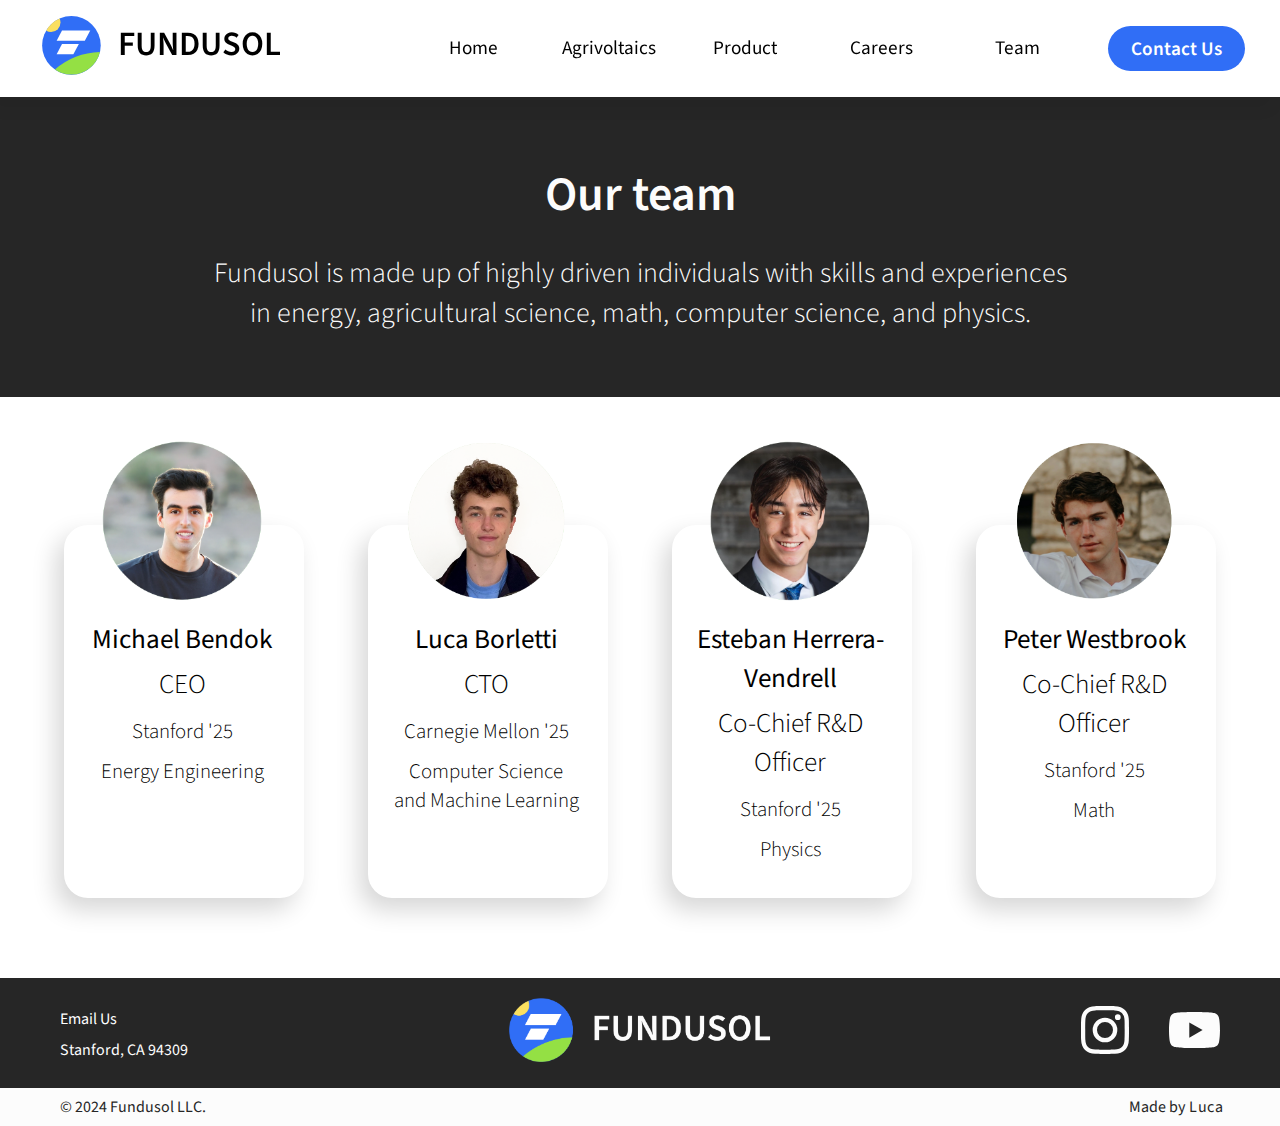
<file: team.html>
<!DOCTYPE html>
<html lang = "en">
<head>
    <meta http-equiv="Content-Type" content="text/html; charset=UTF-8">
    <meta http-equiv="X-UA-Compatible" content="IE=edge">
    <title>Team - Fundusol</title>
    <meta name="viewport" content="width=device-width, initial-scale=1.0">
    <meta name="description" content="Expanding agrivoltaics to benefit struggling farms and mitigate the effects of climate change">
    <meta name="author" content="Luca Borletti">
    <meta name="keywords" content="Agrivoltaics, Startup, Solar, Farming">
    <link rel="stylesheet" type="text/css" href="css/main.css"> 
    <link rel="icon" href="./assets/icon.png">
    <script src="./index_files/jquery.min.js"></script>
    <link href="https://fonts.googleapis.com/css2?family=Source+Sans+Pro:ital,wght@0,200;0,300;0,400;0,600;0,700;0,900;1,200;1,300;1,400;1,600;1,700;1,900&display=swap" rel="stylesheet">

    <meta name="twitter:card" content="summary_large_image" />
    <meta name="twitter:site" content="@fundusol" />
    <meta name="twitter:title" content="Fundusol" />
    <meta name="twitter:description" content="Expanding agrivoltaics to benefit struggling farms and mitigate the effects of climate change." />
    <meta name="twitter:image" content="https://cdn.jsdelivr.net/gh/luca-borletti/Fundusol-Website/assets/linkedincard.png" />

    <meta property="og:type" content="article" />
    <meta property="og:title" content="Fundusol">
    <meta property="og:description" content="Expanding agrivoltaics to benefit struggling farms and mitigate the effects of climate change." />
    <meta property="og:url" content="https://fundusol.com/" />
    <meta property="og:image" content="https://cdn.jsdelivr.net/gh/luca-borletti/Fundusol-Website/assets/linkedincard.png">
</head>
<body>
    <div class = "navbar">
        <div class = "container">
            <!-- <a href="/"><img class = "logo" src="assets/logo-fundusol.svg" alt="Fundusol"></a> -->
            <a href="/"><svg xmlns="http://www.w3.org/2000/svg" width="239.721" height="58.709" viewBox="0 0 239.721 58.709">
                <defs>
                  <style>
                    <!-- @import url('https://fonts.googleapis.com/css2?family=Source+Sans+Pro:ital,wght@0,600;&display=swap'); -->
                    <!-- @font-face {
                      font-family: myFirstFont;
                      src: url('/assets/SourceSansPro-SemiBold.ttf');
                    } -->
                    .cls-1 {
                      font-size: 34px;
                      font-family: 'Source Sans Pro', sans-serif;
                      font-weight: 600;
                      text-decoration: none !important;
                    }
                    a {
                      text-decoration: none		
                    }
              
                    .cls-2 {
                      fill: #306ef6;
                    }
              
                    .cls-3 {
                      fill: none;
                    }
              
                    .cls-4 {
                      fill: #fadf5f;
                    }
              
                    .cls-5 {
                      fill: #94e044;
                    }
              
                    .cls-6 {
                      fill: #fff;
                    }
                  </style>
                </defs>
                <g id="Group_19" data-name="Group 19" transform="translate(-583.285 -228.996)">
                  <g id="Group_16" data-name="Group 16" transform="translate(583.285 228.996)">
                    <text id="FUNDUSOL" class="cls-1" transform="translate(75.721 38.888)"><tspan text-decoration = "none" x="0" y="0">FUNDUSOL</tspan></text>
                    <g id="Group_15" data-name="Group 15" transform="translate(0 0)">
                      <g id="Group_9" data-name="Group 9" transform="translate(0 0)">
                        <g id="Group_6" data-name="Group 6">
                          <g id="Group_5" data-name="Group 5">
                            <circle id="Ellipse_1" data-name="Ellipse 1" class="cls-2" cx="29.297" cy="29.297" r="29.297" transform="translate(0.116 0.116)"/>
                            <g id="Group_3" data-name="Group 3" transform="translate(0.116 0.116)">
                              <path id="Path_9" data-name="Path 9" class="cls-3" d="M34.4,5.4A30.294,30.294,0,0,0,22.655,7.841a8.922,8.922,0,0,1,.814,3.953,9.576,9.576,0,0,1-9.533,9.533,8.866,8.866,0,0,1-4.883-1.4A28.605,28.605,0,0,0,5.1,34.7,29.3,29.3,0,1,0,34.4,5.4Z" transform="translate(-5.1 -5.4)"/>
                              <path id="Path_10" data-name="Path 10" class="cls-4" d="M22.9,11.453A10.894,10.894,0,0,0,22.086,7.5,28.431,28.431,0,0,0,8.6,19.591a9.949,9.949,0,0,0,4.883,1.4A9.477,9.477,0,0,0,22.9,11.453Z" transform="translate(-4.531 -5.059)"/>
                            </g>
                            <g id="Group_4" data-name="Group 4">
                              <path id="Path_11" data-name="Path 11" class="cls-3" d="M17.788,58.662A72.736,72.736,0,0,1,62.779,41.223a31.32,31.32,0,0,0,.814-6.627,29.3,29.3,0,1,0-45.8,24.065Z" transform="translate(-5 -5.3)"/>
                              <path id="Path_12" data-name="Path 12" class="cls-5" d="M32.608,58.854A29.3,29.3,0,0,0,61.091,36.3,72.47,72.47,0,0,0,16.1,53.738,28.649,28.649,0,0,0,32.608,58.854Z" transform="translate(-3.196 -0.261)"/>
                            </g>
                          </g>
                          <path id="Path_13" data-name="Path 13" class="cls-6" d="M45.734,27.931H17.6L22.948,17.7H51.2Z" transform="translate(-2.952 -3.284)"/>
                          <path id="Path_14" data-name="Path 14" class="cls-6" d="M34.341,39.631H17.6L22.948,29.4H39.8Z" transform="translate(-2.952 -1.382)"/>
                        </g>
                      </g>
                    </g>
                  </g>
                </g>
                          </svg>
                          </a>
            
            <img id = "mobile-cta" class = "mobile-menu" src="assets/menu.svg" alt="Open Navigation">

            <nav>
                <img id = "mobile-exit" class = "mobile-menu-exit" src="assets/exit.svg" alt="">
                <ul class = "primary-nav">
                    <li>
                        <div class="anim-container">
                            <a class = "underline-anim" href="/">Home</a>
                        </div>
                    </li>
                    <li>
                        <div class="anim-container">
                            <a class = "underline-anim" href="./agrivoltaics">Agrivoltaics</a>
                            <!-- <a class = "underline-anim" href="./technology">Technology</a> -->
                        </div>
                    </li>
                    <li>
                        <div class="anim-container">
                            <a class = "underline-anim" href="./product">Product</a>
                            <!-- <a class = "underline-anim" href="./service">Service</a> -->
                        </div>
                    </li>
                    <li>
                        <div class="anim-container">
                            <a class = "underline-anim" href="./careers">Careers</a>
                        </div>
                    </li>
                    <li>
                        <div class="anim-container">
                            <a class = "underline-anim"  href="./team">Team</a>
                        </div>
                    </li>
                </ul>
                <a href="partnering" class="navbar-cta">Contact Us<span></a>
            </nav>
        </div>
    </div>



    <section class="team-header-section">
        <div class="team-header-container">
            <h1>Our team</h1>
            <p>
                Fundusol is made up of highly driven individuals with skills
                and experiences <br>in energy, agricultural science, math, computer science, and physics.
            </p>
        </div>
    </section>
    <section class="team-section">
        <!-- <div class="header">
            <h1>Our team</h1>
        </div> -->
        <div class="container">
            <ul>
                <li class="team-member michael" id="michael">
                    <div class="face-shot">
                        <img src="assets/michael-face-shot.png" alt="">
                    </div>
                    <h1>
                        Michael Bendok
                        <!-- <br>
                        CEO -->
                    </h1>

                    <h2>CEO</h2>
                    <!-- <h1>CEO</h1> -->

                    <h3>
                        Stanford '25
                    </h3>
                    <h3>
                        Energy Engineering
                    </h3>
                    <!-- <h3>
                        Energy Enthusiast
                    </h3> -->
                    <p>
                        <br>
                        Michael witnessed the energy and agricultural challenges facing farmers during the summers he spent  visiting family in a Lebanese farming village. While working on FTC Solar's strategy team and taking graduate level energy courses, Michael became excited about the electricity sector and committed to decarbonizing the electric grid. Michael channels his interests in expanding renewable energy and helping farmers by leading Fundusol's business development.
                    </p>

                </li>
                <li class="team-member luca" id="luca">
                    <div class="face-shot">
                        <img src="assets/luca-face-shot.png" alt="">
                    </div>
                    <h1>
                        Luca Borletti
                        <!-- <br>
                        CTO -->
                    </h1>

                    <h2>CTO</h2>
                    <!-- <h1>CTO</h1> -->
                    
                    <h3>
                        Carnegie Mellon '25
                    </h3>
                    <h3>
                        Computer Science and Machine Learning
                    </h3>
                    <!-- <h3>
                        Coding Connoisseur
                    </h3> -->
                    <p>
                        <br>
                        Growing up in Mexico, Luca sees the potential for agrivoltaics to be an ally in both the US's and Mexico's energy transition. Luca has cultivated knowledge in topics like computational modeling, Big Data, and neural networks through personal projects and has gained a fundamental understanding of the software development process at Mexico's biggest IT company, Softtek. At Fundusol, Luca applies his CS skills to the development of solar and crop modeling software as well as web tools.
                    </p>
                </li>
                <li class="team-member este" id="este">
                    <div class="face-shot">
                        <img src="assets/este-face-shot.png" alt="">
                    </div>
                    <h1>
                        Esteban Herrera-Vendrell
                        <!-- <br>
                        Co-Chief R&D Officer -->
                    </h1>

                    <h2>Co-Chief R&D Officer</h2>
                    <!-- <h1>Co-Chief R&D Officer</h1> -->
                    
                    <h3>
                        Stanford '25
                    </h3>
                    <h3>
                        Physics
                    </h3>
                    <!-- <h3>
                        Physics Fanatic
                    </h3> -->
                    <p>
                        <br>
                        Esteban has been working in computational physics research for years, with experience ranging from thermal and orbital modeling of asteroids to now dark matter scattering research at SLAC with the SuperCDMS team. 
                        He is excited to apply this experience, along with a desire to make our energy use more sustainable, to building Fundusol's algorithmic capabilities.
                    </p>
                </li>
                <li class="team-member pete" id="pete">
                    <div class="face-shot">
                        <img src="assets/pete-face-shot.png" alt="">
                    </div>
                    <h1>
                        Peter Westbrook
                        <!-- <br>
                        Co-Chief R&D Officer -->
                    </h1>

                    <h2>Co-Chief R&D Officer</h2>
                    <!-- <h1>Co-Chief R&D Officer</h1> -->
                    
                    <h3>
                        Stanford '25
                    </h3>
                    <h3>
                        Math
                    </h3>
                    <!-- <h3>
                        Math Magician
                    </h3> -->
                    <p>
                        <br>
                        Peter Westbrook is a freshman at Stanford studying Math and Computer Science. Growing up in East Kansas, Peter has always been passionate about finding solutions for the evolving problems facing today's agricultural industry. Since he was sixteen, he has been taking graduate courses in probability and statistics as well as participating in university research projects like applying machine learning algorithms to Bayesian data assimilation frameworks. Now, Peter leverages this background to build Fundusol's algorithm.
                    </p>
                </li>
            </ul>
        </div>
    </section>

    <footer>
        <div class="top-container">
            <div class="contact-info">
                <!-- <div class="anim-container"></div> -->
                <!-- class = "underline-anim" -->
                <!-- </div> -->
                <div class="anim-container">
                    <a class="underline-anim" href="mailto:mbendok@fundusol.com,lborletti@fundusol.com">Email Us</a>
                </div>
                <div class="location">
                    Stanford, CA 94309
                </div>
            </div>
            
            <!-- <a href="/"><img class = "footer-logo" src="assets/logo-white.svg" alt="Fundusol"></a> -->
            <a href="/">
                <!-- <img src="assets/logo-notext.svg" class = "footer-logo" alt=""> -->
                <picture>
                    <source media="(min-width: 1080px)" class = "footer-logo" id = "source-footer" srcset="assets/logo-white.png">
                    <img src="assets/logo-notext.svg" class = "footer-logo" alt="">
                </picture>
            </a>


            <div class="social-medias">
                <a target="_blank" href="https://www.instagram.com/fundusol/"><img class = "instagram-icon" src="assets/instagram-icon.svg" alt=""></a>
                <!-- <a href=""><img class = "facebook-icon" src="assets/facebook-icon.svg" alt=""></a> -->
                <a target="_blank" href="https://www.youtube.com/channel/UCBCQtgEVeU8ALlQpzEuw5Rg/featured"><img class = "youtube-icon" src="assets/youtube-icon.svg" alt=""></a>
            </div>
        </div>
        <div class="bottom-container">
            <div class="copyright">
                © 2024 Fundusol LLC.
            </div>
            <div class="made-by">
                Made by
                <div class="wave-container" onclick="location.href='http://lucaborletti.com/';">
                    <span style="--i:1">L</span>
                    <span style="--i:2">u</span>
                    <span style="--i:3">c</span>
                    <span style="--i:4">a</span>
                </div>
            </div> 
        </div>
    </footer>

    <script>
        const mobileBtn = document.getElementById("mobile-cta")
              nav = document.querySelector("nav")
              mobileBtnExit = document.getElementById("mobile-exit");

        mobileBtn.addEventListener("click", () => {
            nav.classList.add("menu-btn");
        })

        mobileBtnExit.addEventListener("click", () => {
            nav.classList.remove("menu-btn");
        })
    </script>
    <script>
        $.wait = function(ms) {
            var defer = $.Deferred();
            setTimeout(function() { defer.resolve(); }, ms);
            return defer;
        };
        
        // $(function(){
        //     $(".michael").click( function() {
        //         $(this).addClass("expand-member");
        //         $(".luca").addClass("disappear-member").delay(1000);
        //         $(".pete").addClass("disappear-member").delay(1000);
        //         $(".este").addClass("disappear-member").delay(1000);
                // $.wait(1000);
                // $(".luca").addClass("display-none");
                // $(".pete").addClass("display-none");
                // $(".este").addClass("display-none");
            // });
        // });
    </script>

    <script type="text/javascript" language="javascript">
        const michael = document.getElementById("michael")
              luca = document.getElementById("luca")
              este = document.getElementById("este")
              pete = document.getElementById("pete");

        michael.addEventListener("click", (a) => {
            if (!michael.classList.contains("expand-member")) {
                michael.classList.add("expand-member");
                luca.classList.add("disappear-member");
                este.classList.add("disappear-member");
                pete.classList.add("disappear-member");
                a.stopPropagation();
            }
            // else {
            //     michael.classList.remove("expand-member");
            //     luca.classList.remove("disappear-member");
            //     este.classList.remove("disappear-member");
            //     pete.classList.remove("disappear-member");
            // }
        })

        luca.addEventListener("click", (b) => {
            if (!luca.classList.contains("expand-member")) {
                luca.classList.add("expand-member");
                michael.classList.add("disappear-member");
                este.classList.add("disappear-member");
                pete.classList.add("disappear-member");
                b.stopPropagation();
            }
            // else {
                // luca.classList.remove("expand-member");
                // michael.classList.remove("disappear-member");
                // este.classList.remove("disappear-member");
                // pete.classList.remove("disappear-member");
            // }
        })
        
        este.addEventListener("click", (c) => {
            if (!este.classList.contains("expand-member")) {
                este.classList.add("expand-member");
                michael.classList.add("disappear-member");
                luca.classList.add("disappear-member");
                pete.classList.add("disappear-member");
                c.stopPropagation();
            }
            // else {
                // este.classList.remove("expand-member");
                // michael.classList.remove("disappear-member");
                // luca.classList.remove("disappear-member");
                // pete.classList.remove("disappear-member");
            // }
        })

        pete.addEventListener("click", (d) => {
            if (!pete.classList.contains("expand-member")) {
                pete.classList.add("expand-member");
                michael.classList.add("disappear-member");
                luca.classList.add("disappear-member");
                este.classList.add("disappear-member");
                d.stopPropagation();
            }
            // else {
            //     pete.classList.remove("expand-member");
            //     michael.classList.remove("disappear-member");
            //     luca.classList.remove("disappear-member");
            //     este.classList.remove("disappear-member");
            // }
        })
        $(document).click(function() {
            if (pete.classList.contains("expand-member")) {
                pete.classList.remove("expand-member");
                michael.classList.remove("disappear-member");
                luca.classList.remove("disappear-member");
                este.classList.remove("disappear-member");
            }
            if (este.classList.contains("expand-member")) {
                este.classList.remove("expand-member");
                michael.classList.remove("disappear-member");
                luca.classList.remove("disappear-member");
                pete.classList.remove("disappear-member");
            }
            if (luca.classList.contains("expand-member")) {
                luca.classList.remove("expand-member");
                michael.classList.remove("disappear-member");
                este.classList.remove("disappear-member");
                pete.classList.remove("disappear-member");
            }
            if (michael.classList.contains("expand-member")) {
                michael.classList.remove("expand-member");
                luca.classList.remove("disappear-member");
                este.classList.remove("disappear-member");
                pete.classList.remove("disappear-member");
            }
        });
        
        </script>
        <script type="text/javascript" language="javascript">
            $(function () {
                const navbar = document.getElementsByClassName("navbar")[0];
                var $win = $(window);
                var intFrameWidth = window.innerWidth;
                $win.scroll(function () {
                    if ($(window).width() > 780) {
                        if ($win.scrollTop() != 0) {
                            $(".navbar").addClass("notTop");
                        }
                        else {
                            $(".navbar").removeClass("notTop");
                        }
                    }
                });
            });
       </script>
</body>
</html>
</file>
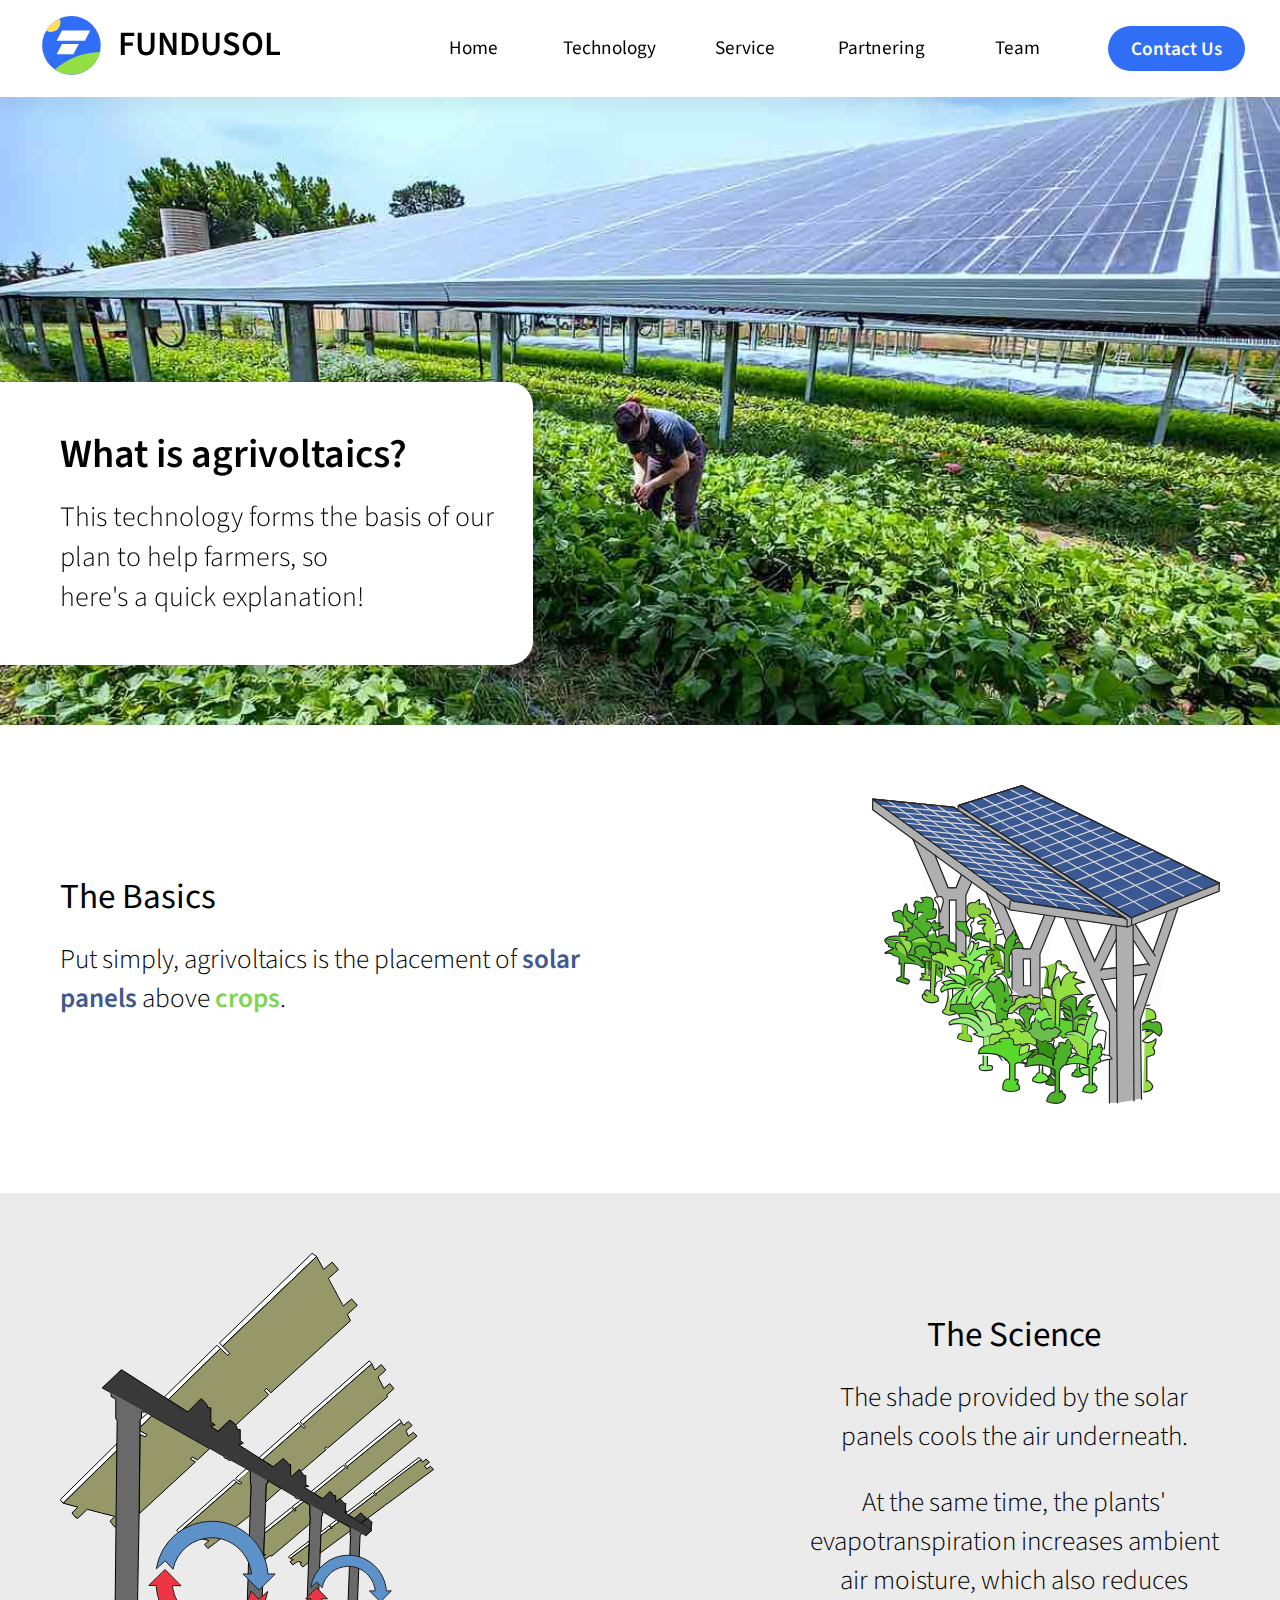
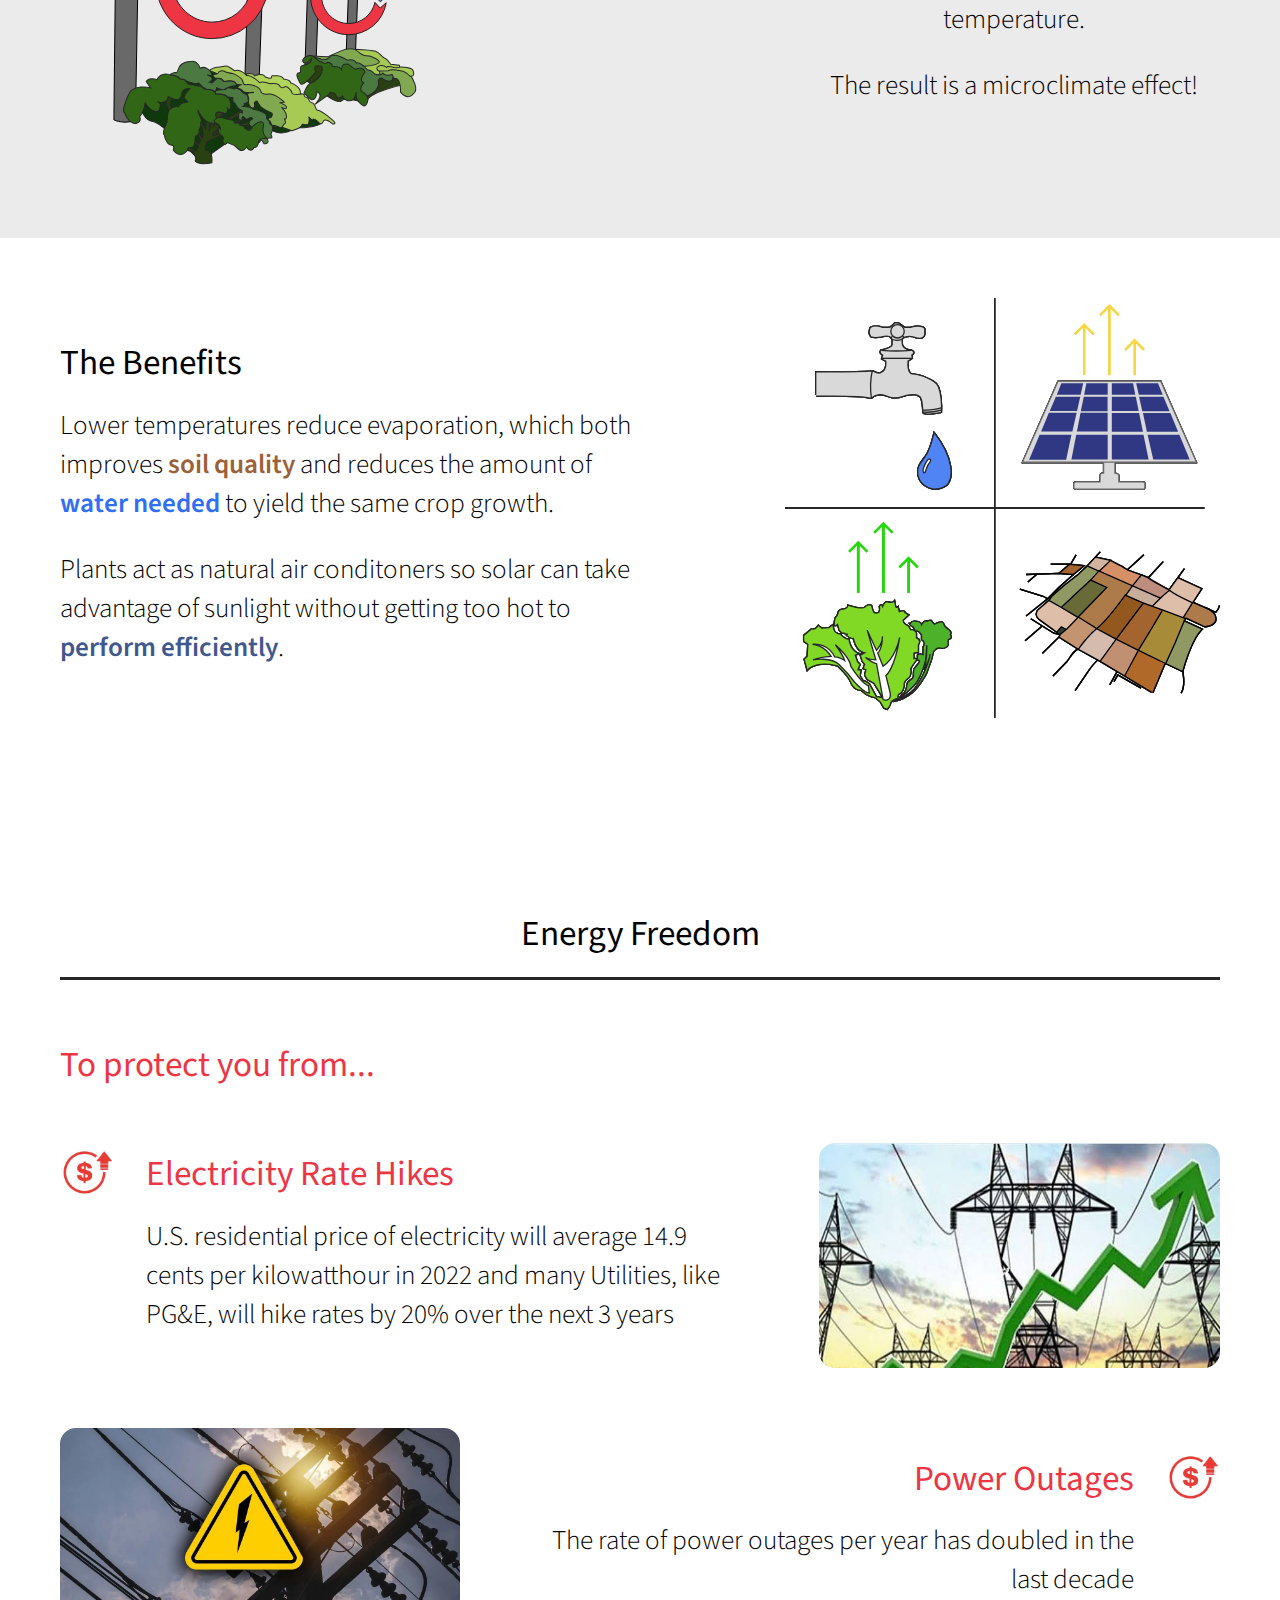
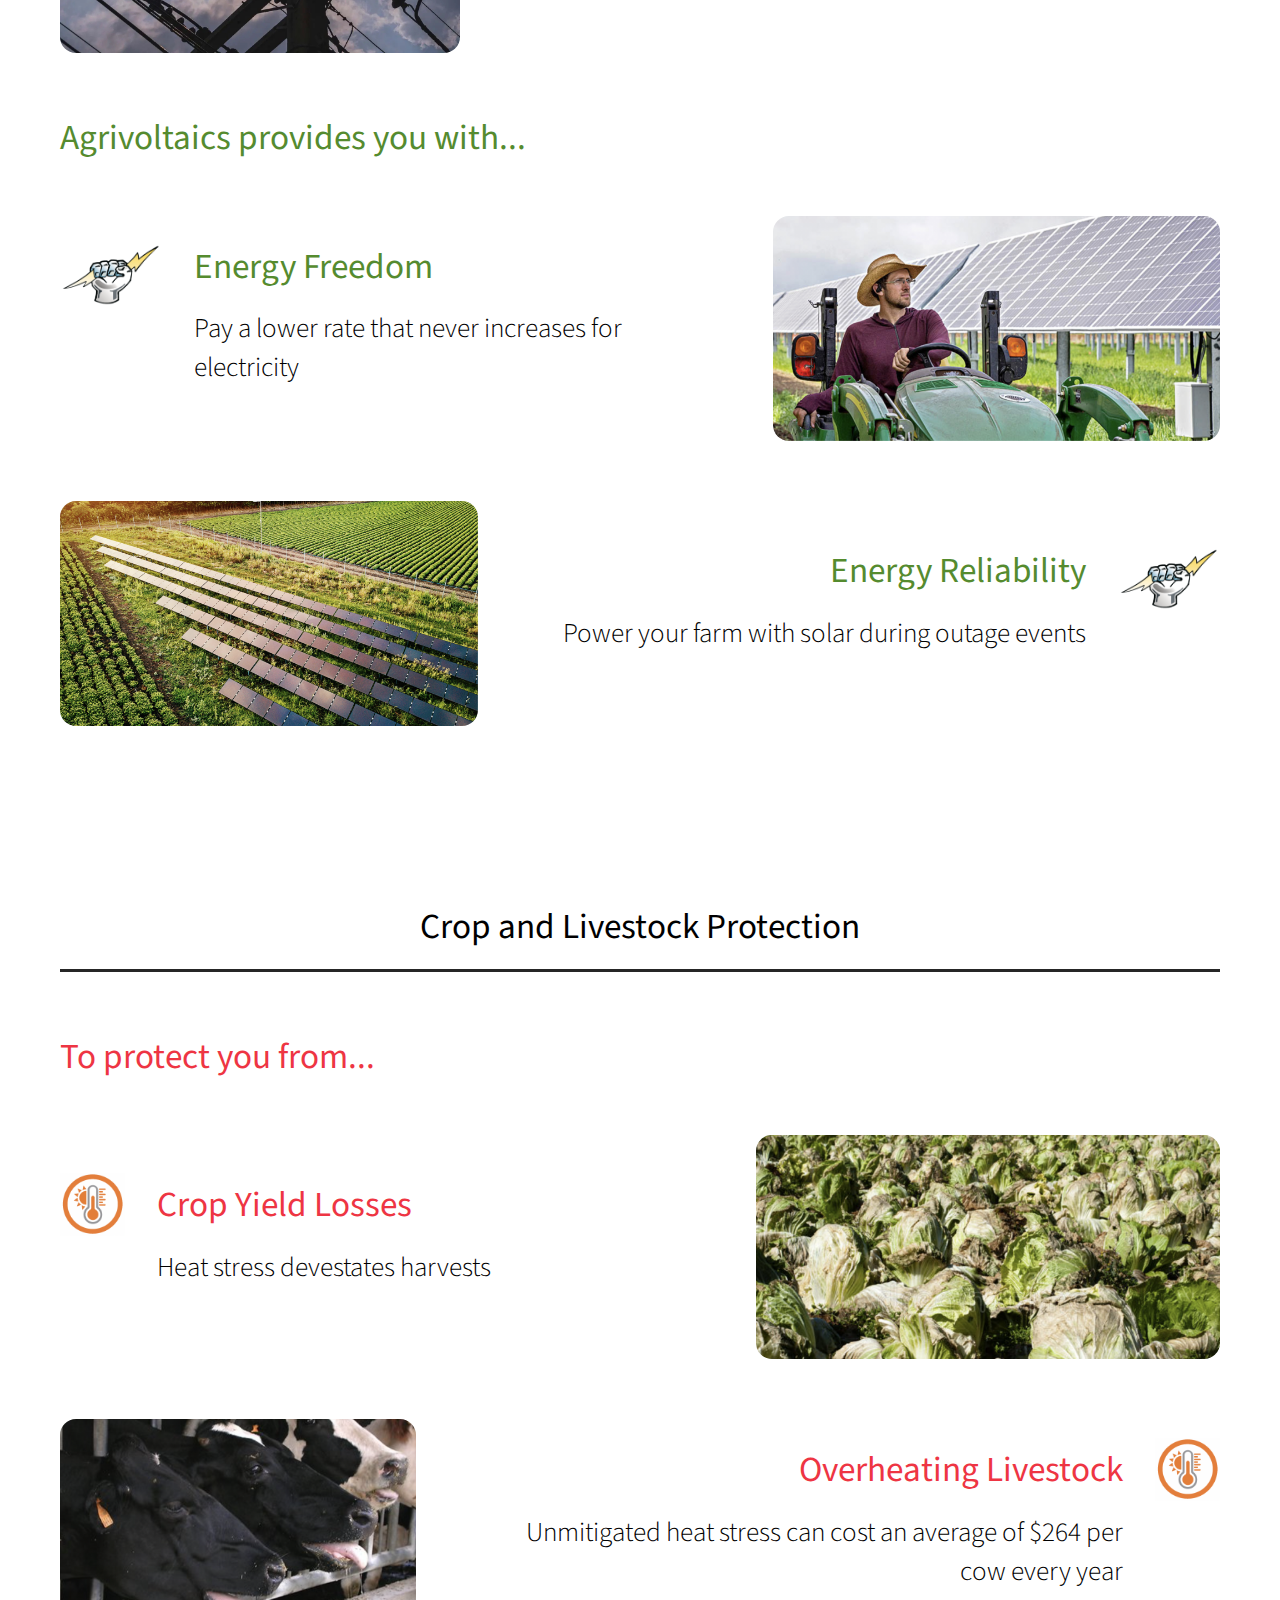
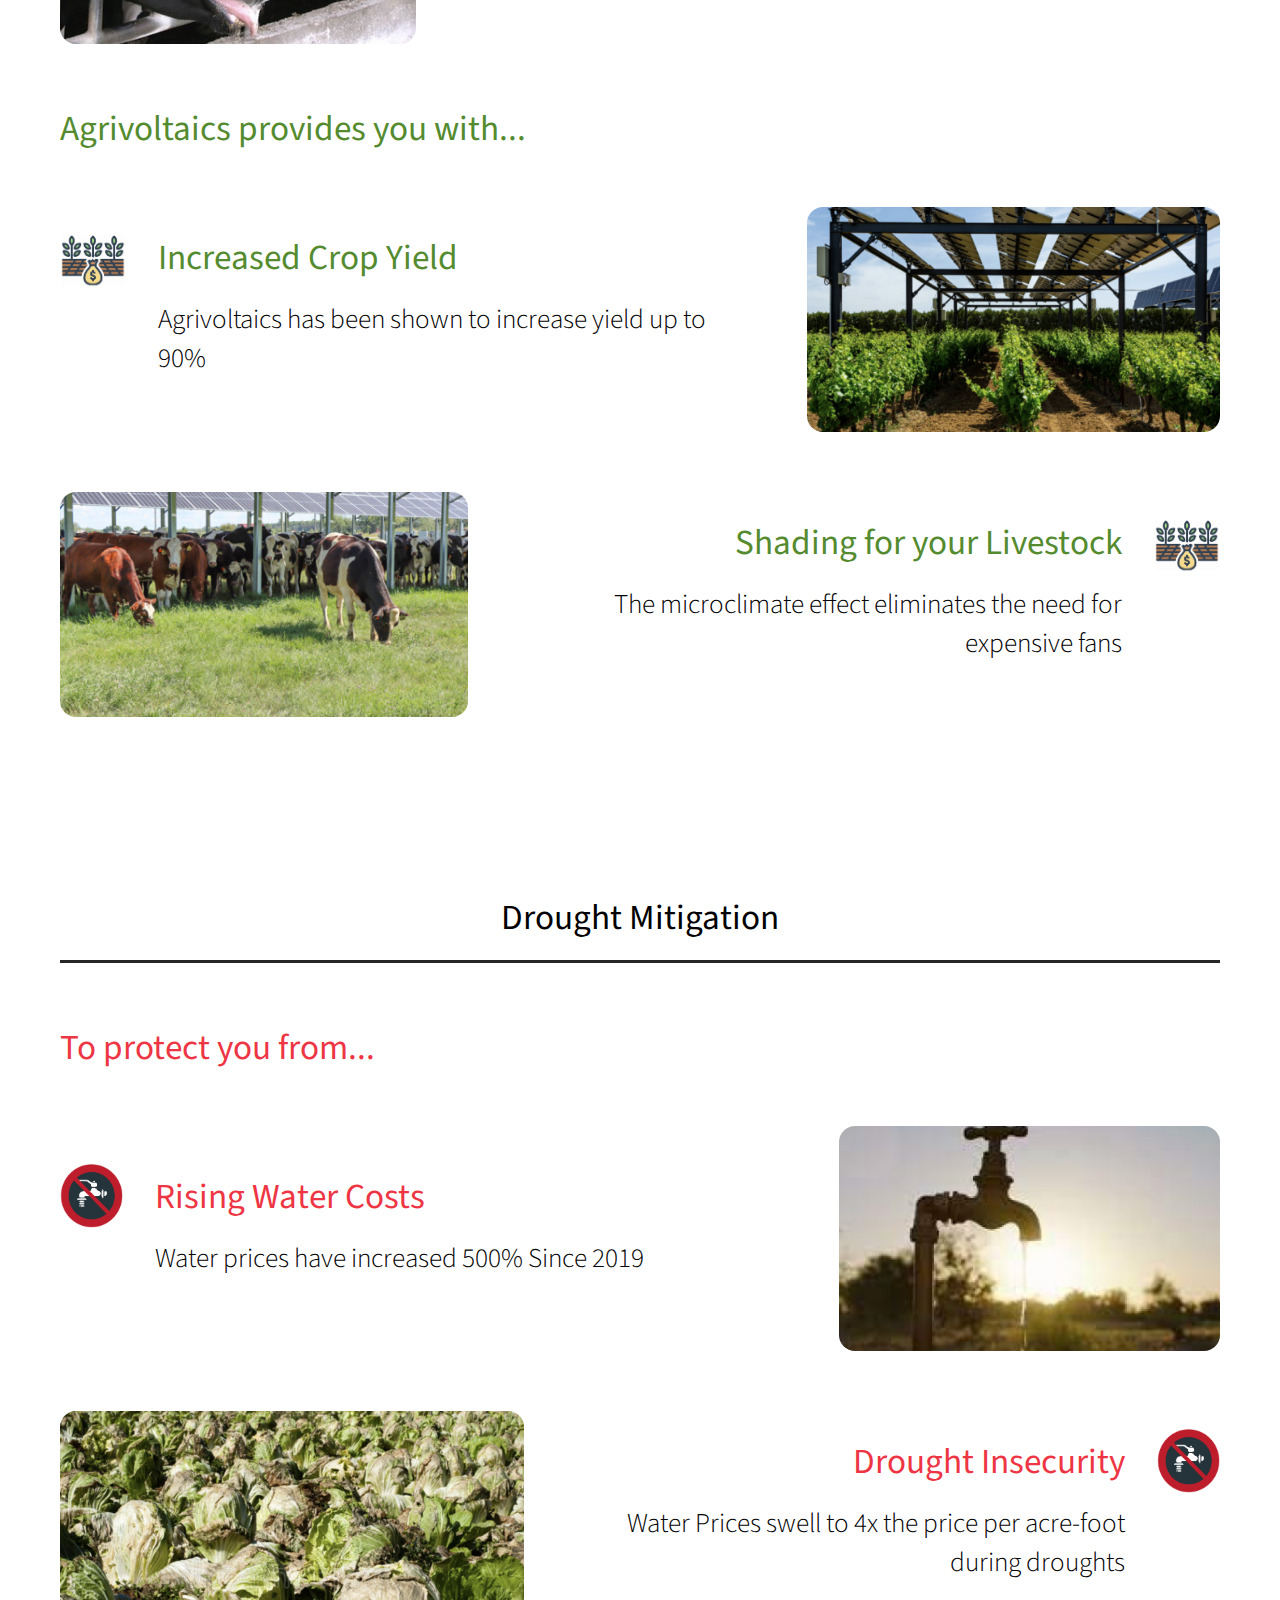
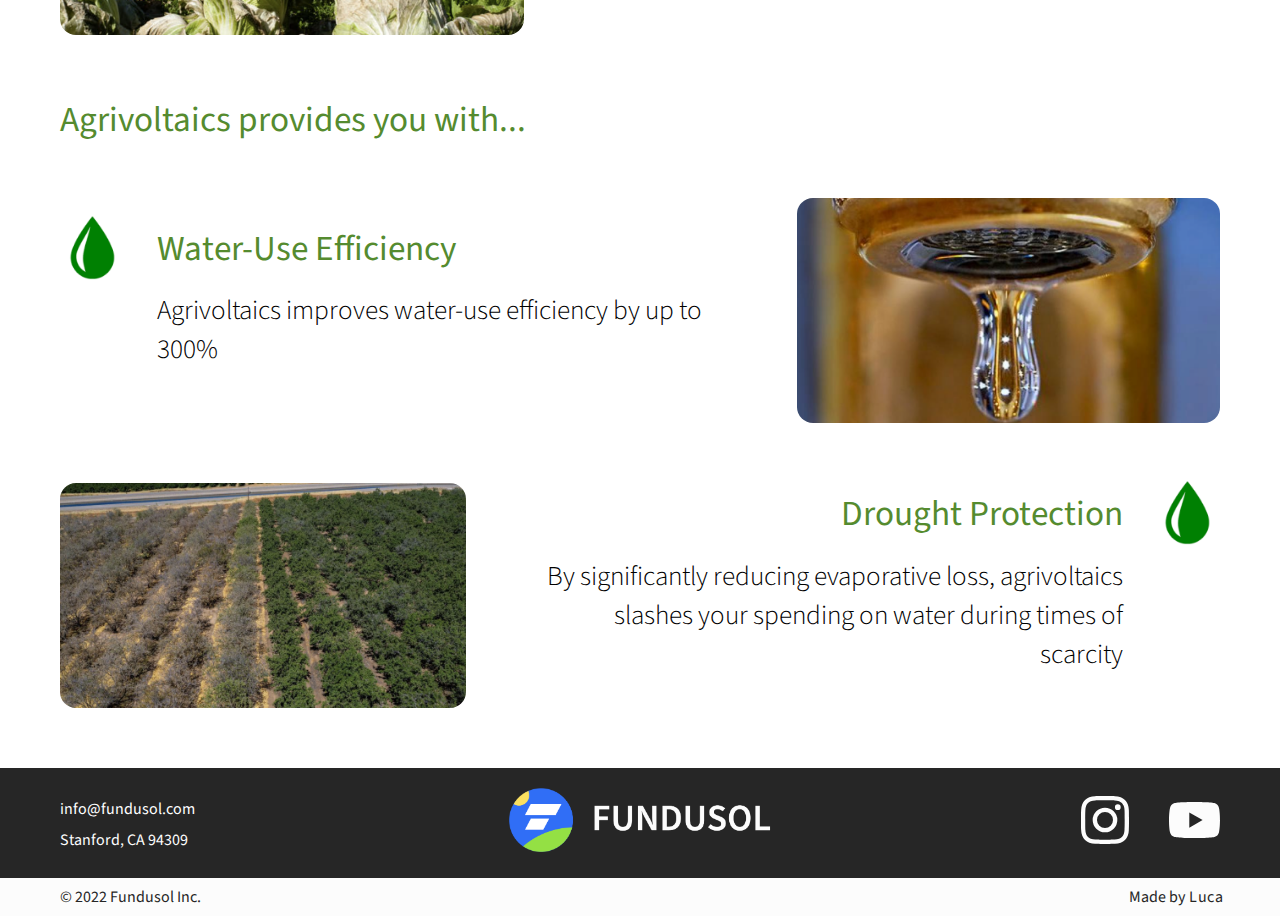
<file: technology.html>
<!DOCTYPE html>
<html lang = "en">
<head>
    <meta http-equiv="Content-Type" content="text/html; charset=UTF-8">
    <meta http-equiv="X-UA-Compatible" content="IE=edge">
    <title>Service - Fundusol</title>
    <meta name="viewport" content="width=device-width, initial-scale=1.0">
    <meta name="description" content="Expanding agrivoltaics to benefit struggling farms and mitigate the effects of climate change">
    <meta name="author" content="Luca Borletti">
    <meta name="keywords" content="Agrivoltaics, Startup, Solar, Farming">
    <link rel="stylesheet" type="text/css" href="css/main.css"> 
    <link rel="icon" href="./assets/icon.png">
    <script src="./index_files/jquery.min.js"></script>
    <link href="https://fonts.googleapis.com/css2?family=Source+Sans+Pro:ital,wght@0,200;0,300;0,400;0,600;0,700;0,900;1,200;1,300;1,400;1,600;1,700;1,900&display=swap" rel="stylesheet">

    <meta name="twitter:card" content="summary_large_image" />
    <meta name="twitter:site" content="@fundusol" />
    <meta name="twitter:title" content="Fundusol" />
    <meta name="twitter:description" content="Expanding agrivoltaics to benefit struggling farms and mitigate the effects of climate change." />
    <meta name="twitter:image" content="https://cdn.jsdelivr.net/gh/luca-borletti/Fundusol-Website/assets/linkedincard.png" />

    <meta property="og:type" content="article" />
    <meta property="og:title" content="Fundusol">
    <meta property="og:description" content="Expanding agrivoltaics to benefit struggling farms and mitigate the effects of climate change." />
    <meta property="og:url" content="https://fundusol.com/" />
    <meta property="og:image" content="https://cdn.jsdelivr.net/gh/luca-borletti/Fundusol-Website/assets/linkedincard.png">
</head>
<body>
    <div class = "navbar">
        <div class = "container">
            <!-- <a href="index.html"><img class = "logo" src="assets/logo-fundusol.svg" alt="Fundusol"></a> -->
            <a href="index.html"><svg xmlns="http://www.w3.org/2000/svg" width="239.721" height="58.709" viewBox="0 0 239.721 58.709">
  <defs>
    <style>
      <!-- @import url('https://fonts.googleapis.com/css2?family=Source+Sans+Pro:ital,wght@0,600;&display=swap'); -->
      <!-- @font-face {
        font-family: myFirstFont;
        src: url('/assets/SourceSansPro-SemiBold.ttf');
      } -->
      .cls-1 {
        font-size: 34px;
        font-family: 'Source Sans Pro', sans-serif;
        font-weight: 600;
        text-decoration: none !important;
      }
      a {
        text-decoration: none		
      }

      .cls-2 {
        fill: #306ef6;
      }

      .cls-3 {
        fill: none;
      }

      .cls-4 {
        fill: #fadf5f;
      }

      .cls-5 {
        fill: #94e044;
      }

      .cls-6 {
        fill: #fff;
      }
    </style>
  </defs>
  <g id="Group_19" data-name="Group 19" transform="translate(-583.285 -228.996)">
    <g id="Group_16" data-name="Group 16" transform="translate(583.285 228.996)">
      <text id="FUNDUSOL" class="cls-1" transform="translate(75.721 38.888)"><tspan text-decoration = "none" x="0" y="0">FUNDUSOL</tspan></text>
      <g id="Group_15" data-name="Group 15" transform="translate(0 0)">
        <g id="Group_9" data-name="Group 9" transform="translate(0 0)">
          <g id="Group_6" data-name="Group 6">
            <g id="Group_5" data-name="Group 5">
              <circle id="Ellipse_1" data-name="Ellipse 1" class="cls-2" cx="29.297" cy="29.297" r="29.297" transform="translate(0.116 0.116)"/>
              <g id="Group_3" data-name="Group 3" transform="translate(0.116 0.116)">
                <path id="Path_9" data-name="Path 9" class="cls-3" d="M34.4,5.4A30.294,30.294,0,0,0,22.655,7.841a8.922,8.922,0,0,1,.814,3.953,9.576,9.576,0,0,1-9.533,9.533,8.866,8.866,0,0,1-4.883-1.4A28.605,28.605,0,0,0,5.1,34.7,29.3,29.3,0,1,0,34.4,5.4Z" transform="translate(-5.1 -5.4)"/>
                <path id="Path_10" data-name="Path 10" class="cls-4" d="M22.9,11.453A10.894,10.894,0,0,0,22.086,7.5,28.431,28.431,0,0,0,8.6,19.591a9.949,9.949,0,0,0,4.883,1.4A9.477,9.477,0,0,0,22.9,11.453Z" transform="translate(-4.531 -5.059)"/>
              </g>
              <g id="Group_4" data-name="Group 4">
                <path id="Path_11" data-name="Path 11" class="cls-3" d="M17.788,58.662A72.736,72.736,0,0,1,62.779,41.223a31.32,31.32,0,0,0,.814-6.627,29.3,29.3,0,1,0-45.8,24.065Z" transform="translate(-5 -5.3)"/>
                <path id="Path_12" data-name="Path 12" class="cls-5" d="M32.608,58.854A29.3,29.3,0,0,0,61.091,36.3,72.47,72.47,0,0,0,16.1,53.738,28.649,28.649,0,0,0,32.608,58.854Z" transform="translate(-3.196 -0.261)"/>
              </g>
            </g>
            <path id="Path_13" data-name="Path 13" class="cls-6" d="M45.734,27.931H17.6L22.948,17.7H51.2Z" transform="translate(-2.952 -3.284)"/>
            <path id="Path_14" data-name="Path 14" class="cls-6" d="M34.341,39.631H17.6L22.948,29.4H39.8Z" transform="translate(-2.952 -1.382)"/>
          </g>
        </g>
      </g>
    </g>
  </g>
            </svg>
            </a>
            
            <img id = "mobile-cta" class = "mobile-menu" src="assets/menu.svg" alt="Open Navigation">

            <nav>
                <img id = "mobile-exit" class = "mobile-menu-exit" src="assets/exit.svg" alt="">
                <ul class = "primary-nav">
                    <li>
                        <div class="anim-container">
                            <a class = "underline-anim" href="./index.html">Home</a>
                        </div>
                    </li>
                    <li>
                        <div class="anim-container">
                            <a class = "underline-anim" href="./technology.html">Technology</a>
                        </div>
                    </li>
                    <li>
                        <div class="anim-container">
                            <a class = "underline-anim" href="./service.html">Service</a>
                        </div>
                    </li>
                    <li>
                        <div class="anim-container">
                            <a class = "underline-anim" href="./partnering.html">Partnering</a>
                        </div>
                    </li>
                    <li>
                        <div class="anim-container">
                            <a class = "underline-anim"  href="./team.html">Team</a>
                        </div>
                    </li>
                </ul>
                <a href="partnering.html" class="navbar-cta">Contact Us<span></a>
            </nav>
        </div>
    </div>

    <!-- <section id="what-section">
        <div class="what-header-container">
            <h1>What is agrivoltaics?</h1>
            <p>This revolutionary technology will be an integral part of our 
                sustainable <br> future, so here's a quick explanation!</p>
        </div>
    </section> -->

    <section class="service-image">
        <section class = "hero">
            <div class="container">
                <div class="left-col">
                    <h1>What is agrivoltaics?&emsp13;&emsp13;</h1>
                    <p>This technology forms the basis of our <br/> plan to help farmers, so <br class='invis-if-pc'/> here's a quick explanation!</p>
                    <!-- <p>This revolutionary technology will be an integral part of our 
                        sustainable <br> future, so here's a quick explanation!</p> -->
                </div>
            </div>
        </section>
    </section>
    
    <section class="left-info-pic-section">
        <div class="info-pic-container">
            <div class="text-col">
                <h1>The Basics</h1>
                <p>
                    Put simply, agrivoltaics is the placement of
                    <span class="solar-panels">solar panels</span> 
                    above <span class="crops">crops</span>.
                </p> 
            </div>
            <div class="img-col">

                <div id="cf" class = "constrain"> 
                    <!-- <div class="spacer"></div> -->
                    <img src="/assets/bifacial-panels-vector.svg" alt="" class="bottom">
                    <!-- <img src="/assets/bifacial-vector.svg" alt="" class="top"> -->
                    <img src="/assets/colored-bifacial-vector.svg" alt="" class="top">
                    <!-- <div class="spacer"></div> -->
                </div>
            </div>
        </div>
    </section>

    <section class="right-info-pic-section">
        <div class="info-pic-container">
            <div class="science-col">
                <svg xmlns="http://www.w3.org/2000/svg" width="748.083" height="1039.425" viewBox="0 0 748.083 1039.425"><g transform="translate(-9882.074 8549.43)"><g transform="translate(1366 -1101.6)"><path d="M9139.759-7226.375l6.084,12.647,12.72-10.875,9.289,10.875-15.555,13.923,11.484,23.073,11.641-9.9,8.692,9.9-14.547,12.8,1.73,3.69L9051.31-7057.5l-2.97-2.762-2.97,2.762,2.97,3.243-50.485,43.049.165-.157-3.5-3.214-17.372,16.516-56.406-35.979,77.87-68.729,5.907,5.862,2.767-2.453-5.585-5.766Z" fill="#979869" stroke="#000" stroke-width="2"/><path d="M9199.242-7109.543l3.783,6.676,9.857-7.979,7.388,7.979L9208-7092.354l4.884,10.985,9.951-7.795,7.1,7.795-109.6,89.619-.979-1.108-1.744,1.588,1.031.949-42.423,34.643-1.284-.956-13.966,12.8-36.819-23.4,63.214-52,2.715,2.452,2.192-1.531-2.192-2.561Z" fill="#979869" stroke="#000" stroke-width="2"/><path d="M8627.846-6900.123h-3.074l-8.481-11.385,9.457-9.462L8599.7-6927.6l-29.134-7.575-18.6,17.712-4.364-.738-7.7-9.609,12.063-11.605-29.258-8.02,107.454-105.937" fill="#979869" stroke="#000" stroke-width="2"/><path d="M8522.036-6947.35l-5.308-7.447L8630-7066.63v13.517Z" fill="#feffff" stroke="#000" stroke-width="2"/><path d="M8676.222-7099.284v-14.961l14.915-12.746,8.6,4.818Z" fill="#feffff" stroke="#000" stroke-width="2"/><path d="M8732.446-7154.234l-7.9-5.346,105.616-103.689,6.6,6.752Z" fill="#feffff" stroke="#000" stroke-width="2"/><path d="M9029.463-7440.958,8841.33-7261.551l-6.465-6.345,185.44-179.292Z" fill="#feffff" stroke="#000" stroke-width="2"/><path d="M8676.222-7084.592l-1.753,158.232L8787.1-7030.116l-10.34-5.582,3.916-4.186,10.229,5.94,24.674-22.677-116.145-65.247-23.21,23.132v6.767l14.193,7.376-3.556,4.474Z" fill="#979869" stroke="#000" stroke-width="2"/><path d="M9090.7-7324.927l19.919-18.363-11.367-12.628-16.6,14.117c-7.425-13.5-29.709-55.194-29.709-55.194l19.96-17.861-12.539-14.729-16.881,14.729-14.261-25.91-187.7,179.451,14.069,14.275-4.123,3.817-14.7-13.292-104.1,101.874,99.594,63.506,23.609-22.28,11.453,9.833,65.952-60.533-7.969-8.685,3.842-4.251,8.414,8.934L9097.193-7312.5Z" fill="#979869" stroke="#000" stroke-width="2"/><path d="M8600.276-7177.851l18.009,9.516v7.589l9.342,5.1v37.9c-.061,3.8,2.751,3.624,2.751,3.624l-6.453,589.677v10.53s8.688,4.079,22.164,4.567a72.953,72.953,0,0,0,20.812-3.5l7.477-413,1.714-188.278,2.855-2.387v-13.218h9.032l156.648,89.074s-2.188,4.171,6.4,4.165c0,0-1.444,3.514,7.759,3.35l38.074,21.078v25.726a1.138,1.138,0,0,0,1.209,1.347l-13.086,415.67s17.623,7.867,28.438,0l15.451-416.907s2.544.3,2.965-1.345v-5.21l53.628,31.589a2.878,2.878,0,0,0,2.936,3.059s-.023,1.773,2.294,1.919h4.236l20.6,12.409v22.709l.758.788-10.844,315.4s10.645,5.67,21.822,0l12.015-316.867a2.135,2.135,0,0,0,2.212-1.856v-6.781l27.571,16a5.653,5.653,0,0,0,6,3.116l20.334,11.726.946.613v15.449l.9,1.227-9.292,249.307s10.167,5.549,18.484,0l9.721-249.307,1.825-1.877v-4.372l10.375,6.249" fill="#696969" stroke="#000" stroke-width="2"/><path d="M9127.646-6882.021l12.47-11.46-35.364-23.492-20.235-12.529h4.283l.392-2.405-2.437-.306.951-15-3.188.373c0-3.134-9.6-9.711-9.6-9.711l-7.386,6.786v-12.681h-4.815c0-2.334-6.186-8.615-6.186-8.615l-15.109,14.51-35.112-21.437v-2.25l7.3-1.022-5.94-2.915v-18.8h-4.528c-.127-3.669-8.657-11.62-8.657-11.62l-14.1,13.338-3.071-1.256v-22.46h-4.063c0-3.228-10.5-11.9-10.5-11.9l-20.224,16.66-68.326-43.511v-2.05c-.073,3.088,8.592-1.76,8.592-1.76l-6.205-5.446V-7094.7H8870.8c-.386-10.721-15.063-18.9-15.063-18.9l-23.493,22.508-13.865-9.072v-2.584c0,1.931,8.132-.959,8.132-.959l-8.757-6.624v-27.909h-6.111c.184-8.062-13.656-18.181-13.656-18.181l-26.317,26.6L8648.8-7208.116l-9.9-6.307-38.8,36.71" fill="#393939" stroke="#000" stroke-width="2"/><path d="M8749.519-6893.482l4.174,5.214,115.438-101.365-4.971-4.778Z" fill="#feffff" stroke="#000" stroke-width="2"/><path d="M8867.35-6997.375l5.148,5.252,23.315-20.365-7.234-3.827Z" fill="#feffff" stroke="#000" stroke-width="2"/><path d="M8872.451-6992.123h0l7.646,4.164-3.163,2.836-8.021-4.246-115.348,101.279,16.494,4.057-9.909,8.114,6.914,8.46,15.956-13.537,31.016,8.5-8.724,7.778,6.452,7.748,15.084-11.2,68.592-54.413h.788l1.913-62.534s-1.223.15-1.237-.716l-.053-26.192-1.039-.586" fill="#979869" stroke="#000" stroke-width="2"/><path d="M8927.632-6950.067l30.606-26.835-26.6-15.674v5.432s-.433,1.343-2.893,1.034Z" fill="#979869" stroke="#000" stroke-width="2"/><path d="M8920.951-7034.113l77.61-68.591-5.583-5.347-78.918,69.67Z" fill="#feffff" stroke="#000" stroke-width="2"/><path d="M9001.751-7105.027l-5.605-5.461,138.686-121.642,4.928,5.585Z" fill="#feffff" stroke="#000" stroke-width="2"/><path d="M9217.127-7208.752" fill="none" stroke="#000" stroke-width="2"/><path d="M9018.44-6970.667l64.721-53.079,4.178,4.756-63.118,51.654Z" fill="#feffff" stroke="#000" stroke-width="2"/><path d="M9085.944-7025.649l4.315,4.8,108.982-88.891-4.133-5.507Z" fill="#feffff" stroke="#000" stroke-width="2"/><path d="M8998.187-6953.814l5.57,3.172-18.446,14.547-4.747-4.517Z" fill="#feffff" stroke="#000" stroke-width="2"/><path d="M8978.692-6938.5l4.837,4.471-57.9,46.48v-8.473Z" fill="#feffff" stroke="#000" stroke-width="2"/><path d="M8894.512-6869.654l-.3,7.651-6.472,4.933-3.517-4.007Z" fill="#feffff" stroke="#000" stroke-width="2"/><path d="M8927.672-6845.072l-4.04,3.108.738,8.218,10.651-8.218h5l75.46-63.906.828-14.325-.828-1.111v-22.505l-11.857-6.855-18.488,14.69,3.388,2.424-2.362,2.25-2.75-2.717-58.183,46.865-1.6,42.083Z" fill="#979869" stroke="#000" stroke-width="2"/><path d="M8888.167-6856.955l5.666,1.292.323-5.923Z" fill="#666f3b" stroke="#000" stroke-width="2"/><path d="M8976.392-6836.6l37.882-28.268v-6.965l-41.16,31.771Z" fill="#feffff" stroke="#000" stroke-width="2"/><path d="M9014.271-6864.79l-1.5,36.206-11.173,8.8-5.409-5.792,3.933-3.274-9.121-1.706-9.389,6.619-5.554-6.3,6.493-4.513-6.279-1.82Z" fill="#979869" stroke="#000" stroke-width="2"/><path d="M9036.684-6847.86l59.833-44.262v-6.822l-21.615-12.233-15.565,11.681,2.055,1.334-1.628,1.49-2.388-1.49-19.521,15.023Z" fill="#979869" stroke="#000" stroke-width="2"/><path d="M9038.223-6889.729h0l15.651-12.464,3.631,4-19.719,15.066" fill="#feffff" stroke="#000" stroke-width="2"/><path d="M9055.414-6903.6l3.689,3.974,15.248-11.117s-5-1.373-5.114-3.238Z" fill="#feffff" stroke="#000" stroke-width="2"/><path d="M9092.966-6924.112l-5.05-3.382,53.433-40.936,4.229,4.106Z" fill="#feffff" stroke="#000" stroke-width="2"/><path d="M9143.88-6969.792l3.834,3.863,90.481-68.939-4.023-4.059Z" fill="#feffff" stroke="#000" stroke-width="2"/><path d="M9238.2-7034.746l3.165,5.033,6.981-5.876,6.72,6.459-9.557,7.254,3.976,6,7.282-5.4,6.616,6.233-94.156,69.713-.927-.712-.817,1.331-.757,1.233-47.934,35.49-25.628-16.325,52.367-40.077,1.872,1.726,1.942-1.425-1.618-1.8S9214.786-7018.788,9238.2-7034.746Z" fill="#979869" stroke="#000" stroke-width="2"/><path d="M9104.984-6917.062l13.107-11.274s5.144,4.654,5.028,7.511h3.2l.575,6.711-8.338,6.57,8.338-6.57,4.969-3.361s5.633,5.485,5.633,6.954h2.121v4.508l-1.391,7.333,1.78,1.156-3.379,1.483" fill="#393939" stroke="#000" stroke-width="2"/></g><g transform="translate(0 -21.368)"><path d="M12562.572-7041.821s9.985,24.979,27.558,24.979,104.192,69.477,104.192,69.477,81.136-79.6,107.935-81.1,40.366,20.98,72.637-5.841c0,0,71.594-7.847,43.343-23.017s-175.88-63.76-175.88-63.76l-35.784-9.83-33.641,8.185-70.46,35.283Z" transform="matrix(0.995, 0.105, -0.105, 0.995, -3196.249, -1931.06)" fill="#0f390d" stroke="#262626" stroke-width="2"/><path d="M12667.1-6981.562s.017-23.391-11.021-23.391-1.874-17.832-1.874-17.832l53.187-32.467,17.334-7.033,15.645-2.844,9.717-15.025s-1.293-6.5-10.73,3.806c-4.316,4.711-33,16.728-33,16.728l-44.289,24.914,69.383-45.447-9.406,1.653s-27.979,19-38.1,23.856-21.879,16.292-21.879,16.292,13.857-18.077,30.053-30.457,34.719-19.061,34.719-19.061l-11.719-7.054-13.775,12.423-18.531,13.691-14.775,10.25,19.885-29.311-3.326-2.179-24.025,37.633,21.24-32.807-1.83-4.826-19.41,11.548-6.012,35.013,1.588-28.062s-15.055-8.278-11.137-4.8,2.229,29.02,2.229,29.02l-13.635-16.5s-13.785-1.9,0,8.579,9.15,26.678,9.15,26.678l-10.545-14.914-4.4,1.817,12.121,17.861-2.908,7.568-10.225-9-1.164,5.458,11.389,9.09-4.913,9.928-13.927-7.6-3.807,7.04,13.821,2.435s7.966,13.326,5.3,16.534c-1.33,1.6,7.3,5.866,16.842,4.863A64.948,64.948,0,0,0,12667.1-6981.562Z" transform="matrix(0.995, 0.105, -0.105, 0.995, -3150.987, -1892)" fill="#294012" stroke="#262626" stroke-width="2"/><path d="M12925.352-7123.522s-66.32,19.243-74.2,43.96c0,0-39.248-7.857-46.7,1.439s-46.609-16.824-46.609-16.824l-30.223-17.974,15.2-38.494,162.516,9.774Z" transform="matrix(0.995, 0.105, -0.105, 0.995, -3038.613, -1934.033)" fill="#294012" stroke="#262626" stroke-width="2"/><path d="M12775.627-7167.636s32.024-2.012,40.884,0,15.885,12.022,18.938,11.722,13.686,10.991,13.686,10.991h17.4l3.3,9.678-54.432,21.615-23.251-21.615Z" transform="matrix(0.995, 0.105, -0.105, 0.995, -2991.675, -1945.413)" fill="#a7ca54" stroke="#262626" stroke-width="2"/><path d="M12867.021-7140.316s19.751,24.133,8.354,33.686c0,0-8.61,17.043-26.2,0,0,0-1.009-26.5-14.033-26.287l-30.426-2.143-2.286-13.931,53.9-3.611Z" transform="matrix(0.995, 0.105, -0.105, 0.995, -2967.977, -1927.741)" fill="#80a951" stroke="#262626" stroke-width="2"/><path d="M12666.931-7129.424s11.447-5.728,17.755,1.9c0,0,14.445-9.7,21.1,0,0,0,11.674,3.54,11.871,0s1.167-3.715,1.167-3.715,20.268-4.536,23.231,3.715c0,0,14.856.58,14.856,6.244,0,0,21.684,4.942,21.764,18.615l7.354,7.017-36,1.705-77.64-23.943Z" transform="matrix(0.995, 0.105, -0.105, 0.995, -3097.712, -1922.199)" fill="#b1d55b" stroke="#262626" stroke-width="2"/><path d="M12841.92-7135.842s26.441-5.706,28.043-11.028-20.707-10.577-20.707-10.577-11.332,1.613-17.254-2.154-16.668-15.779-40.326-2.067-26.326,14.8-26.326,14.8-25.514,1.521-34.807.856,34.807,8.721,34.807,8.721l33.029-6.583,23.447,8.034Z" transform="matrix(0.995, 0.105, -0.105, 0.995, -3035.43, -1949.575)" fill="#80a951" stroke="#262626" stroke-width="2"/><path d="M12603.554-7061.123s-14.937-15.01-16.711-33.2,15.208-1.719,15.208-1.719-8.635,18.138,0,20.179,11,5.369,11,5.369Z" transform="matrix(0.995, 0.105, -0.105, 0.995, -3176.267, -1902.245)" fill="#294012" stroke="#262626" stroke-width="2"/><path d="M9247.851-6557.511l20.6,5.227s18.339-8.382,18.549-13.412,12.816,2.648,13.334-6.682-1.748-11.165-1.748-11.165,9.476,8.634,9.405,4.635,10.631,3.315,10.631,3.315,7.3,8.541,9.8-1.51,19.5,2.69,19.5,2.69,11.316.084-2.614-9.131-25.808-15.7-30.54-14.968-4.219-13.865-12.728-13.865-4.055-9.394-12.259-9.394-.3-7.488-8.761-5.63-19.444,3.827-20.426,0-11.991-15.355-16.769-10.075-11.21-3.706-11.21-3.706-6.661-3.347-17,0c0,0-15.832-4.11-21.893,0,0,0-15.24-13.772-27.162-11.624,0,0-14.494-13.411-24.413-6.676,0,0-16.181-9.745-18.671-7.574,0,0-11.053,3.971-18.688,4.114,0,0-13.137,5.4-12.366,8.286l70.153,20.515,50.332,21.764,30.915,46.68Z" transform="matrix(0.995, 0.105, -0.105, 0.995, 435.882, -2026.094)" fill="#a7ca54" stroke="#262626" stroke-width="2"/><path d="M9057.781-6621.66s-37.945-6.3-43.4,20.964c0,0-10.607,33.283-3.094,33.283,0,0,9.756,22.3,25.3,19.323,0,0,11.27-3.294,5.646-14.125,0,0,8.053-13.537,7.977-28.209,0,0,14.039,18.137,27.951,14.036,0,0,8.65-18.4-4.377-19.149,0,0,19.508,5.093,21.086-12.6,0,0,25.338,13.027,25.891-6.5,0,0-.684-14.608,15.58-14.249,0,0-15.658,20.021-7.514,22.219l5.672,5.021s-16.709,2.8-16.656,11.226c0,0-18.986-.332-20.342,15.678v18.154s-8.311,22.554-2.631,25.29c0,0,5.787,19.408,15.3,18.839s5.594,9.033,5.594,9.033,8.5,13.277,22.359,4.9c0,0,6.785-5.213,6.879-11.081s12.027,5.04,12.059-13.211,0-11.431,0-11.431,8.711-6.222,6.322-11.759,4.537-7,1.8-13.155,3.205-6.469,0-10.882-9.291-18.026-9.291-18.026,14.516,25.228,31.775,23.546,5.428-15.725,5.428-15.725-3.262-7.445,5.76-7.821,15.8,4.7,15.8-1.395,4.072-4.427,0-8.389,9.387,13.511,6.107-8.814-32.1-16.5-32.1-16.5-3.016-9.069-15.5-7.808-13.955-4.657-13.955-4.657h-15.268l-3.166-2.269s-3.49,2.911-9.225,0-1.689-9.138-17.912-8.138c0,0-8.957-8.292-17.5-5.089,0,0-19.562-8.074-27.809,12.011,0,0-15.693-4.955-20.629,5.514Z" transform="matrix(0.995, 0.105, -0.105, 0.995, 355.426, -2020.604)" fill="#306615" stroke="#262626" stroke-width="2"/><path d="M9199.51-6582.063c5.856.228,4.253,6.068,4.253,6.068s-9.332-6.863-5.988,12.105l7.716,4.118s-5.661-18.014,8.019-4.118c0,0,9.512-9.881,12.086-2.939,0,0-16.485,8.614,2.929,18.853,0,0-6.168,22.2,0,26.248s16.761,2.571,16.761-3.4,8.1,5.443,8.1,5.443,10.879.043,6.5-8.352,14.652,1.18,5.26-11.847c0,0,5.754-16.253-2.293-19.89s4.209-.787-9.886-11.041c0,0,2.615-7.813-8.269-11.251a93.982,93.982,0,0,0-19.1-4.061l-9.814-3.216h-12.018a4.483,4.483,0,0,0,1.728-6.061s12.013-3.174,6.609-9.363c0,0,1.365-10.66-10.144-11.162,0,0-11.211-12.909-20.016-6.045a33.23,33.23,0,0,0-3.953-1.158c-3.671-.9-10.663-1.654-12.588,3.8,0,0-18.3,1.989-20.4,6.429,0,0,3.217-3.754,2.62-8.289,0,0,14.925,4.843,16.365,1.162,0,0,15.686-10.562,23.8-8.405,0,0-3.264-8.909-12.941-9.3l-14.854,2.688s-10.207-10.721-16.58-1.221l-6.371,6.55-5.388-.971s14.516-9.809-5.791-14.24c0,0,16.984,4.885,5.791-7.083,0,0-11.26-11.715-21.141-4.214,0,0-6.083-16.452-20.645-11.247,0,0-17.848,1.156-21.8,15.461l-2.4,8.254s-13.1,2.953-13.1,6.529c0,0,20.044,1,19.529,5.862,0,0,13.694.622,13.453,3.026,0,0,20.864,6.36,24.966,1.493l8.64,7.076,8.53,3.845s17.519-1.786,19.062,7.086c0,0,22.9-2.021,24.037,4.076h11.165s-1.294,9.532,4.387,9.363C9186.327-6595.4,9193.655-6582.291,9199.51-6582.063Z" transform="matrix(0.995, 0.105, -0.105, 0.995, 398.43, -2031.096)" fill="#4b7941" stroke="#262626" stroke-width="2"/><path d="M9216.289-6573.351c-3.691-.7,1.254-6.7,4.971-6.7,0,0,3.469-8.095-1.549-8.788,0,0-21.926-6.174-27.117-15.755s-8.283,0-8.283,0,4.277,11.013-3,10.116c0,0-9.727-.5-8.881-16.69,0,0-2.182-8.595-4.523-8.933,0,0,5.4-6.419,13.4-5.361,0,0-19.5,3.583-21.961,0s-11.7-5.34-11.7-5.34.867-7.4,8.045-7.545c0,0-10.117,1.472-12.623-1.776,0,0-2.461-7.15-23.559-.956,0,0-5.893-6.822-11.135-5.13h-7.109s-5.092-1.182-5.141-6.134c0,0,10.383-1.962,10.207-4.9s7.439-6.5,11.639-4.146,18.629,2.818,18.629,2.818,18.973,6.436,20.908,14.827,9.582,3.616,9.582,3.616,23.807-1.919,28.471,12.215c0,0,2.131,5.61,15.439,2.446s32.738,13.017,32.738,13.017l-9.209,2.285s15.166,2.855,14.662,8.081-10.1,0-10.1,0,12.713,11.288,12.014,18.645-4.066,3.384-4.066,3.384,5.639,9.313,2.154,10.089-2.975,11.129-9.041,8.658-16.615-3.009-16.615-3.009S9219.979-6572.65,9216.289-6573.351Z" transform="matrix(0.995, 0.105, -0.105, 0.995, 438.872, -2020.8)" fill="#80a951" stroke="#262626" stroke-width="2"/><path d="M12848.06-7084.971s27.4-14.4,18.781-33.483c0,0,1.781-7.238,6.792-5.846,0,0,15.2,9.411,20.906,1.672,0,0,3.054-8.865-1.628-10.813,0,0-12.128,6.029-18.281-.892,0,0-4.357,6.989-16.127,3.5,0,0-6.746-7.348-15.563-7.135,0,0-15.283-13.737-22.8-10.99,0,0-5.359-9.266-18.845-3.6,0,0-19.407-9.744-32.473-6.075,0,0-10.882,14.966-21.006,8.972l-13.589-1.891,35.551,27.913,55.043,9.385,12.985,32.239Z" transform="matrix(0.995, 0.105, -0.105, 0.995, -3031.603, -1940.963)" fill="#4b7941" stroke="#262626" stroke-width="2"/><path d="M12660.228-7037.9c-3.8-3.684-9.707-2.355-10.411-12.757s4.074-.917,4.074-.917,1.256-9.009-9.205-11.3-.973-15.331,15.542-11.49,17.567-2.58,21.435,7.745c0,0,10.743-3.517,10.577,2.61,0,0,11.036-.259,10.485,5.04,0,0,12.668,8.051,12.973,0s25.878-28.278,23.418-6.18,18.959,21.776,2.647,22.788-2.157,19.242-16.846,19.779c0,0-3.482,13.016-15.105.865,0,0-4.017,11.413-13.763,6.873l-11.067-7.738-14.053-4.233s-5.966,11.516-9.668-3.164A6.3,6.3,0,0,0,12660.228-7037.9Z" transform="matrix(0.995, 0.105, -0.105, 0.995, -3128.675, -1887.748)" fill="#306615" stroke="#262626" stroke-width="2"/><path d="M12755.878-7125.572s-22.376,35.821-28.717,26.4-12.649-19-4.479-20.773-6.3-12.084,8.332-16.395,13.078-14.189,13.078-14.189-8.5,13.773-14.92,9.009,6.075-17.371,14.92-14.9,20.036,14.362,20.307,9.243c0,0,7.523,7.023,13.385,0,0,0,9.6,1.532,9.6,6.994,0,0,18.881-2.15,19.5,6.593,0,0-4.481-15.922,12.479-13.587,0,0,15.184,10.493,15.184,8.106,0,0,14.311-8.417,18.871,4.084,0,0-12.149,18.967,0,21.091,0,0-11.73,16.84,1.569,19.336,0,0,13.9,9.492,9.938,14.989,0,0-.334,15.445-8.944,10.827,0,0-17.457-7.664-15.635-24.971,0,0,.551,18.826-12.629,18.86,0,0-8.569,1.45-13.668-8.153,0,0-8.094,12.113-14.822-2.275,0,0-11.771-6.24-11.84,1.563l-26.546,23.125s17.606-19.907,1.629-26.066c0,0,.565,18.528-10.319,17.562l-15.664-11.568s6.149-21.888,14.636-22.743c0,0,21.881-13.574,15.78-33.512C12766.9-7136.926,12744.784-7143.2,12755.878-7125.572Z" transform="matrix(0.995, 0.105, -0.105, 0.995, -3046.409, -1939.931)" fill="#306615" stroke="#262626" stroke-width="2"/><path d="M12803.784-7142.07s-10.453-5.254,2.166-10.942c0,0,8.1-1.641,12.7,2.657,0,0,1.7-4.51,14.513-1.573,0,0,10.926-.273,13.724-2.589,0,0,25.547-3.322,26.021,6.888,0,0,5.291,9.581-5.615,9.618,0,0-11.366-9.273-19.794-8.708,0,0-20.2-2.168-24.684,2.2Z" transform="matrix(0.995, 0.105, -0.105, 0.995, -2970.296, -1930.302)" fill="#a7ca54" stroke="#262626" stroke-width="2"/></g>
                    <g transform="translate(10626.162 -7498.602) rotate(180)">
                    <g class = "rotating">
                    <path d="M361.024,382.509l17.1.016-32.256-32.256-32.256,32.256h14.631c4.288,58.709,52.636,105.388,112.012,105.388a112.542,112.542,0,0,0,111.234-95.131l-17.828,15.893-15.519-16.7h0a79.563,79.563,0,0,1-77.886,62.986c-40.811,0-74.531-31.884-79.208-71.847Z" transform="translate(0 26.356)" fill="#5d91c9" stroke="#231f20" stroke-width="2"/>
                    <path d="M515,385.558l-17.1-.137L529.923,417.9l32.484-32.026-14.631-.1c-3.87-58.738-51.886-105.759-111.261-106.18a112.538,112.538,0,0,0-111.905,94.34l17.94-15.766,15.4,16.807h0a79.563,79.563,0,0,1,78.331-62.433c40.809.29,74.3,32.413,78.7,72.407Z" transform="translate(4.1)" fill="#ee3543" stroke="#231f20" stroke-width="2"/>
                    </g>
                    </g>
                    <g transform="translate(10858.374 -7506.452) rotate(180)">
                    <g class = "rotating">
                    <path d="M345.731,372.109l11.587.011-21.851-21.851L313.616,372.12h9.911c2.9,39.771,35.657,71.393,75.88,71.393a76.239,76.239,0,0,0,75.353-64.445l-12.078,10.766L452.17,378.524h0a53.9,53.9,0,0,1-52.762,42.669c-27.646,0-50.489-21.6-53.658-48.671Z" transform="translate(0 -4.944)" fill="#5d91c9" stroke="#231f20" stroke-width="2"/>
                    <path d="M453.587,351.376,442,351.283l21.7,22.006,22.006-21.7-9.911-.071c-2.622-39.791-35.149-71.644-75.372-71.93A76.236,76.236,0,0,0,324.61,343.5l12.153-10.681L347.2,344.208h0a53.9,53.9,0,0,1,53.064-42.294c27.646.2,50.335,21.957,53.311,49.051Z" transform="translate(-0.769 0)" fill="#ee3543" stroke="#231f20" stroke-width="2"/>
                    </g>
                    </g>
                    </g>
                </svg>
            </div>
            <div class="text-col">
                <h1><br>The Science</h1>
                <p> <span class = "cool-science"></span> <span class = "warm-science"></span>
                    The shade provided by the solar panels <span class = "cool-science">cools</span> 
                    the air underneath.
                </p>
                <p>
                    At the same time, the plants' evapotranspiration
                    increases ambient air moisture, which also
                    <span class = "cool-science">reduces temperature</span>.
                </p>
                <p>
                    The result is a microclimate effect!
                    <br>
                    <br>
                </p> 
            </div>
        </div>
    </section>

    <section class="left-info-pic-section">
        <div class="info-pic-container">
            <div class="text-col">
                <h1>The Benefits</h1>
                <!-- <p>
                    Under reduced heat stress, shade-tolerant <span class="crop-yield">crops
                    perform better</span>.
                </p> -->
                <p>
                    Lower temperatures reduce evaporation,
                    which both improves <span class="soil-quality">soil quality</span> and
                    reduces the amount of <span class="water-use">water needed</span> to
                    yield the same crop growth.
                </p>
                <p>
                    Plants act as natural air conditoners 
                    so solar can take advantage of sunlight
                    without getting too hot to  
                    <span class="solar-output">perform efficiently</span>.
                </p>
            </div>
            <div class="img-col">
                <div id="cf">
                    <img src="/assets/benefits-vector.svg" alt="" class="bottom">
                    <img src="/assets/colored-benefits-vector.svg" alt="" class="top">
                </div>
            </div>
        </div>
    </section>

    <section class="why-agrivoltaics-section">
        <div class="info-pic-container">
            <div class="text-col">
                <h1>Energy Freedom</h1>
            </div>
        </div>
    </section>
    <section class="w-left-info-pic-section">
        <h1 class="red-bad-text">
            To protect you from...
        </h1>
        <div class="info-pic-container">
            <div class="icon-text-col">
                <img src="assets/bad-ef-icon.png" alt="" class="icon-part">
                <div class="text-part">
                    <h1 class="red-bad-text">
                        Electricity Rate Hikes
                    </h1>
                    <p>
                        U.S. residential price of electricity will average 14.9 cents per kilowatthour in 2022 and many Utilities, like PG&E, will hike rates by 20% over the next 3 years
                    </p>
                </div>
            </div>
            <img src="assets/electricity-rate-hikes.jpg" alt="" class="why-img">
        </div>
    </section>
    <section class="w-right-info-pic-section">
        <div class="info-pic-container">
            <img src="assets/power-outages.jpg" alt="" class="why-img">
            <div class="icon-text-col">
                <div class="text-part">
                    <h1 class="red-bad-text">
                        Power Outages
                    </h1>
                    <p>
                        The rate of power outages per year has  doubled in the last decade
                    </p>
                </div>
                <img src="assets/bad-ef-icon.png" alt="" class="icon-part">
            </div>
        </div>
    </section>
    <section class="w-left-info-pic-section">
        <h1 class="green-good-text">
            Agrivoltaics provides you with...
        </h1>
        <div class="info-pic-container">
            <div class="icon-text-col">
                <img src="assets/good-ef-icon.png" alt="" class="icon-part"  id="good-ef">
                <div class="text-part">
                    <h1 class="green-good-text">
                        Energy Freedom
                    </h1>
                    <p>
                        Pay a lower rate that never increases for electricity
                    </p>
                </div>
            </div>
            <img src="assets/energy-freedom.png" alt="" class="why-img">
        </div>
    </section>
    <section class="w-right-info-pic-section">
        <div class="info-pic-container">
            <img src="assets/energy-reliability.png" alt="" class="why-img">
            <div class="icon-text-col">
                <div class="text-part">
                    <h1 class="green-good-text">
                        Energy Reliability
                    </h1>
                    <p>
                        Power your farm with solar during outage events
                    </p>
                </div>
                <img src="assets/good-ef-icon.png" alt="" class="icon-part" id="good-ef" >
            </div>
        </div>
    </section>

    <section class="why-agrivoltaics-section">
        <div class="info-pic-container">
            <div class="text-col">
                <h1>Crop and Livestock Protection</h1>
            </div>
        </div>
    </section>
    <section class="w-left-info-pic-section">
        <h1 class="red-bad-text">
            To protect you from...
        </h1>
        <div class="info-pic-container">
            <div class="icon-text-col">
                <img src="assets/bad-cl-icon.png" alt="" class="icon-part" id="bad-cl">
                <div class="text-part">
                    <h1 class="red-bad-text">
                        Crop Yield Losses
                    </h1>
                    <p>
                        Heat stress devestates harvests
                    </p>
                </div>
            </div>
            <img src="assets/crop-yield-losses.png" alt="" class="why-img">
        </div>
    </section>
    <section class="w-right-info-pic-section">
        <div class="info-pic-container">
            <img src="assets/overheating-livestock.png" alt="" class="why-img">
            <div class="icon-text-col">
                <div class="text-part">
                    <h1 class="red-bad-text">
                        Overheating Livestock
                    </h1>
                    <p>
                        Unmitigated heat stress can cost an average of $264 per cow every year
                    </p>
                </div>
                <img src="assets/bad-cl-icon.png" alt="" class="icon-part" id="bad-cl">
            </div>
        </div>
    </section>
    <section class="w-left-info-pic-section">
        <h1 class="green-good-text">
            Agrivoltaics provides you with...
        </h1>
        <div class="info-pic-container">
            <div class="icon-text-col">
                <img src="assets/good-cl-icon.png" alt="" class="icon-part"  id="good-cl">
                <div class="text-part">
                    <h1 class="green-good-text">
                        Increased Crop Yield
                    </h1>
                    <p>
                        Agrivoltaics has been shown to increase yield up to 90%
                    </p>
                </div>
            </div>
            <img src="assets/increased-crop-yield.png" alt="" class="why-img">
        </div>
    </section>
    <section class="w-right-info-pic-section">
        <div class="info-pic-container">
            <img src="assets/shading-for-livestock.png" alt="" class="why-img">
            <div class="icon-text-col">
                <div class="text-part">
                    <h1 class="green-good-text">
                        Shading for your Livestock
                    </h1>
                    <p>
                        The microclimate effect eliminates the need for expensive fans
                    </p>
                </div>
                <img src="assets/good-cl-icon.png" alt="" class="icon-part" id="good-cl" >
            </div>
        </div>
    </section>


    <section class="why-agrivoltaics-section">
        <div class="info-pic-container">
            <div class="text-col">
                <h1>Drought Mitigation</h1>
            </div>
        </div>
    </section>
    <section class="w-left-info-pic-section">
        <h1 class="red-bad-text">
            To protect you from...
        </h1>
        <div class="info-pic-container">
            <div class="icon-text-col">
                <img src="assets/bad-dm-icon.png" alt="" class="icon-part" id="bad-dm">
                <div class="text-part">
                    <h1 class="red-bad-text">
                        Rising Water Costs
                    </h1>
                    <p>
                        Water prices have increased 500% Since 2019
                    </p>
                </div>
            </div>
            <img src="assets/rising-water-costs.png" alt="" class="why-img">
        </div>
    </section>
    <section class="w-right-info-pic-section">
        <div class="info-pic-container">
            <img src="assets/crop-yield-losses.png" alt="" class="why-img">
            <div class="icon-text-col">
                <div class="text-part">
                    <h1 class="red-bad-text">
                        Drought Insecurity
                    </h1>
                    <p>
                        Water Prices swell to 4x the price per acre-foot during droughts
                    </p>
                </div>
                <img src="assets/bad-dm-icon.png" alt="" class="icon-part" id="bad-dm">
            </div>
        </div>
    </section>
    <section class="w-left-info-pic-section">
        <h1 class="green-good-text">
            Agrivoltaics provides you with...
        </h1>
        <div class="info-pic-container">
            <div class="icon-text-col">
                <img src="assets/good-dm-icon.png" alt="" class="icon-part"  id="good-dm">
                <div class="text-part">
                    <h1 class="green-good-text">
                        Water-Use Efficiency
                    </h1>
                    <p>
                        Agrivoltaics improves water-use efficiency by up to 300%
                    </p>
                </div>
            </div>
            <img src="assets/water-use-efficiency.png" alt="" class="why-img">
        </div>
    </section>
    <section class="w-right-info-pic-section">
        <div class="info-pic-container">
            <img src="assets/drought-protection.png" alt="" class="why-img">
            <div class="icon-text-col">
                <div class="text-part">
                    <h1 class="green-good-text">
                        Drought Protection
                    </h1>
                    <p>
                        By significantly reducing evaporative loss, agrivoltaics slashes your spending on water during times of scarcity
                    </p>
                </div>
                <img src="assets/good-dm-icon.png" alt="" class="icon-part" id="good-dm" >
            </div>
        </div>
    </section>

    <footer>
        <div class="top-container">
            <div class="contact-info">
                <!-- <div class="anim-container"></div> -->
                <!-- class = "underline-anim" -->
                <!-- </div> -->
                <div class="anim-container">
                    <a class="underline-anim" href="mailto:info@fundusol.com">info@fundusol.com</a>
                </div>
                <div class="location">
                    Stanford, CA 94309
                </div>
            </div>
            
            <!-- <a href="index.html"><img class = "footer-logo" src="assets/logo-white.svg" alt="Fundusol"></a> -->
            <a href="index.html">
                <!-- <img src="assets/logo-notext.svg" class = "footer-logo" alt=""> -->
                <picture>
                    <source media="(min-width: 1080px)" class = "footer-logo" id = "source-footer" srcset="assets/logo-white.png">
                    <img src="assets/logo-notext.svg" class = "footer-logo" alt="">
                </picture>
            </a>


            <div class="social-medias">
                <a target="_blank" href="https://www.instagram.com/fundusol/"><img class = "instagram-icon" src="assets/instagram-icon.svg" alt=""></a>
                <!-- <a href=""><img class = "facebook-icon" src="assets/facebook-icon.svg" alt=""></a> -->
                <a target="_blank" href="https://www.youtube.com/channel/UCBCQtgEVeU8ALlQpzEuw5Rg/featured"><img class = "youtube-icon" src="assets/youtube-icon.svg" alt=""></a>
            </div>
        </div>
        <div class="bottom-container">
            <div class="copyright">
                © 2022 Fundusol Inc.
            </div>
            <div class="made-by">
                Made by
                <div class="wave-container" onclick="location.href='http://lucaborletti.com/';">
                    <span style="--i:1">L</span>
                    <span style="--i:2">u</span>
                    <span style="--i:3">c</span>
                    <span style="--i:4">a</span>
                </div>
            </div> 
        </div>
    </footer>



    <script type="text/javascript" language="javascript">
        const drones = document.getElementById("drones")
              bifacial = document.getElementById("bifacial-panels")
              backtracking = document.getElementById("backtracking")

        drones.addEventListener("click", (a) => {
            if (!drones.classList.contains("expand-member")) {
                drones.classList.add("expand-member");
                bifacial.classList.add("disappear-member");
                backtracking.classList.add("disappear-member");
                a.stopPropagation();
            }
            // else {
            //     drones.classList.remove("expand-member");
            //     bifacial.classList.remove("disappear-member");
            //     backtracking.classList.remove("disappear-member");
            // }
        })

        bifacial.addEventListener("click", (b) => {
            if (!bifacial.classList.contains("expand-member")) {
                bifacial.classList.add("expand-member");
                drones.classList.add("disappear-member");
                backtracking.classList.add("disappear-member");
                b.stopPropagation();
            }
            // else {
            //     bifacial.classList.remove("expand-member");
            //     drones.classList.remove("disappear-member");
            //     backtracking.classList.remove("disappear-member");
            // }
        })
        
        backtracking.addEventListener("click", (c) => {
            if (!backtracking.classList.contains("expand-member")) {
                backtracking.classList.add("expand-member");
                drones.classList.add("disappear-member");
                bifacial.classList.add("disappear-member");
                c.stopPropagation();
            }
            // else {
            //     backtracking.classList.remove("expand-member");
            //     drones.classList.remove("disappear-member");
            //     bifacial.classList.remove("disappear-member");
            // }
        })

        $(document).click(function() {
            if (backtracking.classList.contains("expand-member")) {
                backtracking.classList.remove("expand-member");
                drones.classList.remove("disappear-member");
                bifacial.classList.remove("disappear-member");
            }
            if (bifacial.classList.contains("expand-member")) {
                bifacial.classList.remove("expand-member");
                drones.classList.remove("disappear-member");
                backtracking.classList.remove("disappear-member");
            }
            if (drones.classList.contains("expand-member")) {
                drones.classList.remove("expand-member");
                bifacial.classList.remove("disappear-member");
                backtracking.classList.remove("disappear-member");
            }
        });
        </script>
    
    <!-- <script>
        $(document).click(function() {
            if () {
                $('#email-signup').hide();
            }
        });
    </script> -->
    <script>
        const mobileBtn = document.getElementById("mobile-cta")
              nav = document.querySelector("nav")
              mobileBtnExit = document.getElementById("mobile-exit");

        mobileBtn.addEventListener("click", () => {
            nav.classList.add("menu-btn");
        })

        mobileBtnExit.addEventListener("click", () => {
            nav.classList.remove("menu-btn");
        })
    </script>
    <script type="text/javascript" language="javascript">
        $(function () {
            const navbar = document.getElementsByClassName("navbar")[0];
            var $win = $(window);
            var intFrameWidth = window.innerWidth;
            $win.scroll(function () {
                if ($(window).width() > 780) {
                    if ($win.scrollTop() != 0) {
                        $(".navbar").addClass("notTop");
                    }
                    else {
                        $(".navbar").removeClass("notTop");
                    }
                }
            });
        });
   </script>
   <script>
    function av_system(){
        var image = document.getElementById('boosting-dia-img');
        document.getElementById("boosting-dia-h1").innerHTML = "Your Panels";
        document.getElementById("boosting-dia-p-1").innerHTML = "";
        document.getElementById("boosting-dia-p-2").innerHTML = "";
        // image.addClass("appear-image");
        // image.removeClass("disappear-image");
        // image.addClass("appear-image");
        image.src = "assets/av-system-pic.jpeg";
    }
    function fundusol(){
        var image = document.getElementById('boosting-dia-img');
        document.getElementById("boosting-dia-h1").innerHTML = "Fundusol";
        // document.getElementById("boosting-dia-h1").innerHTML = "";
        document.getElementById("boosting-dia-p-1").innerHTML = "";
        document.getElementById("boosting-dia-p-2").innerHTML = "";
        // image.addClass("appear-image");
        // image.removeClass("disappear-image");
        // image.addClass("appear-image");
        image.src = "assets/fundusol-pic.jpeg";
        // image.src = "assets/logo.svg";
    }
    function utilities(){
        var image = document.getElementById('boosting-dia-img');
        document.getElementById("boosting-dia-h1").innerHTML = "Utilities";
        document.getElementById("boosting-dia-p-1").innerHTML = "";
        document.getElementById("boosting-dia-p-2").innerHTML = "";
        // image.addClass("appear-image");
        // image.removeClass("disappear-image");
        // image.addClass("appear-image");
        image.src = "assets/utilities-pic.jpg";
    }
    function our_client(){
        var image = document.getElementById('boosting-dia-img');
        document.getElementById("boosting-dia-h1").innerHTML = "Your Farm";
        document.getElementById("boosting-dia-p-1").innerHTML = "";
        document.getElementById("boosting-dia-p-2").innerHTML = "";
        // image.addClass("appear-image");
        // image.removeClass("disappear-image");
        // image.addClass("appear-image");
        image.src = "assets/our-clients-pic.jpg";
    }
    function ppa_payment(){
        var image = document.getElementById('boosting-dia-img');
        document.getElementById("boosting-dia-h1").innerHTML = "PPA Payment";
        document.getElementById("boosting-dia-p-1").innerHTML = "We sell the electricity you don't use to the power grid. This allows us to pay for the system in a 6-year timeframe.";
        document.getElementById("boosting-dia-p-2").innerHTML = "";
        // image.addClass("disappear-image");
        // image.addClass("disappear-image");
        // image.removeClass("appear-image");
        image.src = "";
    }
    function excess_energy(){
        var image = document.getElementById('boosting-dia-img');
        document.getElementById("boosting-dia-h1").innerHTML = "Excess Energy";
        document.getElementById("boosting-dia-p-1").innerHTML = "We sell the electricity you don't use to the power grid. This allows us to pay for the system in a 6-year timeframe.";
        document.getElementById("boosting-dia-p-2").innerHTML = "";
        // image.addClass("disappear-image");
        // image.addClass("disappear-image");
        // image.removeClass("appear-image");
        image.src = "";
    }
    function electricity_needs(){
        var image = document.getElementById('boosting-dia-img');
        document.getElementById("boosting-dia-h1").innerHTML = "Electricity Needs";
        document.getElementById("boosting-dia-p-1").innerHTML = "We meet 100% of your electricity needs.";
        document.getElementById("boosting-dia-p-2").innerHTML = "You will receive carbon-free energy harvested right in your backyard. Each electron is significantly cheaper than it would’ve been from the grid because you’ll no longer pay for inefficient transmission lines, expensive fossil fuels, or lavish corporate salaries.";
        // image.addClass("disappear-image");
        // image.addClass("disappear-image");
        // image.removeClass("appear-image");
        image.src = "";
    }
    function yearly_payments(){
        var image = document.getElementById('boosting-dia-img');
        document.getElementById("boosting-dia-h1").innerHTML = "Yearly Payments";
        document.getElementById("boosting-dia-p-1").innerHTML = "You will never pay more than you currently do for electricity.";
        document.getElementById("boosting-dia-p-2").innerHTML = "Over the first 6 years, your energy savings alone will equal your initial investment. After year 6, you'll continue to save on electricity by paying a stable rate while your neighbors face record-breaking price hikes.";
        // image.addClass("disappear-image");
        // image.addClass("disappear-image");
        // image.removeClass("appear-image");
        image.src = "";
    }
    function installation_maintenance(){
        var image = document.getElementById('boosting-dia-img');
        document.getElementById("boosting-dia-h1").innerHTML = "Installation / Maintenance";
        document.getElementById("boosting-dia-p-1").innerHTML = "We strategically optimize the allocation of state and federal tax credits, PPA profits, and your payments to minimize the total system cost and maximize your savings.";
        document.getElementById("boosting-dia-p-2").innerHTML = "We partner with solar industry leaders to install the solar panels, and utilize state-of-the-art drone inspection to preemptively detect and address potential maintenance issues.";
        // image.addClass("disappear-image");
        // image.addClass("disappear-image");
        // image.removeClass("appear-image");
        image.src = "";
    }

    </script>

<!-- <script type="text/javascript"> 
    if (navigator.userAgent.indexOf('Safari') != -1 && 
        navigator.userAgent.indexOf('Chrome') == -1) {
            // document.body.className += " safari";
            var footerImg = document.getElementById('');
            footerImg.srcset = "assets/logo-notext.svg";
        }
    </script> -->
</body>
</html>
</file>
<file: css/main.css>
@charset "UTF-8";
:root {
  --primary-offwhite: #fcfcfc;
  --primary-yellow: #fadf5f;
  --primary-blue: #306ef6;
  --primary-green: #94e044;
  --primary-darkgray: #262626;
  --full-padding: 60px;
  --grid-column-count: 12;
}

body {
  background: var(--primary-color);
  margin: 0;
  font-family: "Source Sans Pro", sans-serif;
}

.navbar {
  z-index: 999;
  background: white;
  padding: 1em;
  position: sticky;
  top: 0;
  box-shadow: -0.5em 0.7em 1em rgba(0, 0, 0, 0.05);
}
.navbar .logo {
  height: 3.3em;
  display: flex;
  text-decoration: none !important;
}
.navbar nav {
  display: none;
}
.navbar .container {
  display: flex;
  place-content: space-between;
  margin-left: 0 !important;
}
.navbar .container .mobile-menu {
  vertical-align: middle;
  height: 1.5em;
  cursor: pointer;
  margin: auto 0em;
}

.role-section {
  transition: all 0.5s ease-in;
}
.role-section a {
  transition: all 0.25s ease-in;
  text-decoration: none;
}
.role-section .role-title {
  display: inline-block;
  font-size: 2rem;
  padding: 0;
}
.role-section .role-title::after {
  background-color: #0056b3;
}

a {
  color: #262626;
}

ul {
  list-style-type: none;
  margin: 0;
  padding: 0;
}

section {
  padding: 4em 2em;
}

.service-image {
  background-image: url("/assets/agri-front-page.jpeg");
}

.hero-image {
  background-image: url("/assets/agri-front-page2.jpg");
}

.hero-image,
.service-image {
  background-color: var(--primary-offwhite);
  min-height: 500px;
  position: relative;
  background-position: center;
  background-repeat: no-repeat;
  background-size: cover;
}
.hero-image .hero,
.service-image .hero {
  text-align: none;
}
.hero-image .hero .container,
.service-image .hero .container {
  filter: drop-shadow(0.5em 0.7em 0.75em rgba(0, 0, 0, 0.16));
  margin-top: 13em;
  position: absolute;
  background-color: white;
  left: 0%;
  display: inline;
  width: -webkit-min-content;
  top: 20%;
  padding: 2em 1.3em 2em 0em;
  border-radius: 0 1.5em 1.5em 0;
}
.hero-image .hero .container .left-col,
.service-image .hero .container .left-col {
  padding-left: var(--full-padding);
}
.hero-image .hero .container .left-col .subhead,
.service-image .hero .container .left-col .subhead {
  box-sizing: content-box;
  height: 1.5em;
  display: flex;
  font-size: 1em;
  box-sizing: content-box;
  background-color: white;
}
.hero-image .hero .container .left-col .subhead p,
.service-image .hero .container .left-col .subhead p {
  margin: 0;
}
.hero-image .hero .container .left-col .subhead .rot-words,
.service-image .hero .container .left-col .subhead .rot-words {
  overflow: hidden;
}
.hero-image .hero .container .left-col .subhead span,
.service-image .hero .container .left-col .subhead span {
  display: block;
  height: 100%;
  padding-left: 0.5em;
  animation: spin_words 8s infinite;
  color: var(--primary-blue);
}
@keyframes spin_words {
  10% {
    transform: translateY(-106%);
  }
  25% {
    transform: translateY(-100%);
  }
  35% {
    transform: translateY(-206%);
  }
  50% {
    transform: translateY(-200%);
  }
  60% {
    transform: translateY(-306%);
  }
  75% {
    transform: translateY(-300%);
  }
  85% {
    transform: translateY(-406%);
  }
  100% {
    transform: translateY(-400%);
  }
}
.hero-image .hero .container .left-col h1,
.service-image .hero .container .left-col h1 {
  margin: 0.1em 1em 0.35em 0em;
  font-size: 2.5em;
}
.hero-image .hero .container .left-col .watch-video-cta,
.service-image .hero .container .left-col .watch-video-cta {
  display: flex;
  flex-direction: row;
  align-items: center;
  margin-top: 1em;
  font-size: 1.25em;
  text-decoration: none;
}
.hero-image .hero .container .left-col .watch-video-cta img,
.service-image .hero .container .left-col .watch-video-cta img {
  margin-right: 1em;
  margin-left: 0.2em;
  height: 1em;
}
.hero-image .hero .container .left-col .watch-video-cta p,
.service-image .hero .container .left-col .watch-video-cta p {
  margin: 0;
}

.service-image {
  min-height: 600px;
}
.service-image h1 {
  font-weight: 600;
  font-size: 3em;
  margin: 0 0 0.5em 0;
  padding: 0;
}
.service-image p {
  font-weight: 300;
  font-size: 1.75em;
  margin: 0;
  padding: 0;
}
.service-image .container {
  margin-top: 10em !important;
  width: 40% !important;
}

.primary-cta,
.navbar-cta {
  background: var(--primary-blue);
  color: white;
  text-decoration: none;
  padding: 0.5em 1.2em;
  font-size: 1.4em;
  border-radius: 7em;
  font-weight: bold;
  display: inline-block;
  transition: all 0.4s ease 0s;
}
.primary-cta p,
.navbar-cta p {
  margin: 0;
}
.primary-cta span,
.navbar-cta span {
  display: inline-block;
  position: relative;
  transition: 0.2s;
  font-family: Arial, Helvetica, sans-serif;
}
.primary-cta span:after,
.navbar-cta span:after {
  content: "»";
  opacity: 0;
  transition: 0.2s;
  display: none;
}
.primary-cta:hover,
.navbar-cta:hover {
  transition: all 0.4s ease 0s;
  outline: 1px solid var(--primary-blue);
  color: var(--primary-blue);
  background: white;
}
.primary-cta:hover span,
.navbar-cta:hover span {
  padding-left: 15px;
}
.primary-cta:hover span:after,
.navbar-cta:hover span:after {
  opacity: 1;
  right: 0;
  display: unset;
}

.navbar-cta {
  margin-right: 1em;
  display: none;
}

.mobile-section {
  background-color: var(--primary-offwhite);
}

footer .top-container {
  background-color: var(--primary-darkgray);
  color: var(--primary-offwhite);
  display: flex;
  justify-content: space-between;
  align-items: center;
  max-width: 100%;
  padding: 20px var(--full-padding);
}
footer .top-container .contact-info {
  font-size: 1em;
  flex: 0 0 200px;
  display: flex;
  flex-direction: column;
}
footer .top-container .contact-info a {
  font-size: 1em;
  color: white;
  text-decoration: none;
}
footer .top-container .footer-logo {
  height: 4em;
  flex: 1 1 auto;
}
footer .top-container .social-medias {
  display: none;
}
footer .bottom-container {
  background-color: var(--primary-offwhite);
  color: var(--primary-darkgray);
  padding: 0 var(--full-padding);
  display: flex;
  justify-content: space-between;
}
footer .bottom-container .copyright {
  margin: 0.5em 0em;
  font-size: 1em;
}
footer .bottom-container .made-by {
  margin: 0.5em 0em;
  font-size: 1em;
  display: flex;
}
footer .bottom-container .made-by .wave-container {
  padding: 0;
  margin: 0em 0em 0em 0.25em;
  position: relative;
  cursor: pointer;
}
footer .bottom-container .made-by .wave-container span {
  position: relative;
  display: inline-block;
  font-size: 1em;
  margin-right: -2.6px;
  animation: flip 2s infinite;
  animation-delay: calc(0.2s * var(--i));
}
@keyframes flip {
  0%, 80% {
    transform: rotateY(360deg);
  }
}

.sticky-alert {
  font-family: "Source Sans Pro", sans-serif;
  position: fixed;
  bottom: 20px; /* Adjust the value to increase/decrease the distance from the bottom */
  left: var(--full-padding); /* Adjust the value to increase/decrease the distance from the left */
  z-index: 9999; /* Ensures the alert stays above other content */
}

#container-recruit .container {
  display: flex !important;
  flex-direction: row;
  flex-wrap: nowrap;
  justify-content: space-between;
  max-width: unset !important;
}
#container-recruit nav {
  justify-content: end;
  align-items: center;
}
#container-recruit nav ul {
  align-items: center !important;
}
#container-recruit nav ul li {
  align-items: center !important;
  margin-top: 0;
}

nav.menu-btn {
  display: block;
}

nav {
  position: fixed;
  z-index: 999;
  width: 35%;
  right: 0;
  top: 0;
  background: var(--primary-darkgray);
  height: 100vh;
  padding: 1em;
}
nav ul.primary-nav {
  margin-top: 5em;
}
nav li .anim-container a {
  color: white;
  text-decoration: none;
  display: block;
  padding: 0.5em;
  font-size: 1.5em;
  text-align: right;
}
nav li .anim-container a:hover {
  font-weight: 600;
}

.mobile-menu-exit {
  float: right;
  margin: 1.25em 0.15em;
  cursor: pointer;
  height: 1.25em;
}

.anim-container {
  margin: 0;
  padding: 0;
}

.underline-anim {
  overflow: hidden;
  display: block;
  position: relative;
  padding: 0.2em 0;
  text-decoration: none;
}

.underline-anim::after {
  content: "";
  position: absolute;
  bottom: 0;
  left: 0;
  width: 100%;
  height: 0.1em;
  background-color: var(--primary-darkgray);
  opacity: 0;
  transition: opacity 300ms, transform 300ms;
}

.underline-anim::after {
  opacity: 1;
  transform: translate3d(-100%, 0, 0);
}

.underline-anim:hover::after,
.underline-anim:focus::after {
  transform: translate3d(0, 0, 0);
}

@media only screen and (max-width: 900px) {
  section.team-section .container ul,
  .solar-tech-container ul {
    flex-wrap: wrap;
  }
  #three-ways-title {
    margin: 2.2em 0 3em 0;
  }
}
@media only screen and (max-width: 779px) {
  .service-image .container {
    width: -webkit-min-content !important;
  }
  .stanford-farm {
    max-width: 100% !important;
  }
  .hero-image .container {
    width: 80% !important;
  }
  nav {
    position: fixed;
    z-index: 999;
    width: 35%;
    right: 0;
    top: 0;
    background: var(--primary-darkgray);
    height: 100vh;
    padding: 1em;
  }
  nav ul.primary-nav {
    margin-top: 5em;
  }
  nav li .anim-container a {
    color: white;
    text-decoration: none;
    display: block;
    padding: 0.5em;
    font-size: 1.5em;
    text-align: right;
  }
  nav li .anim-container a:hover {
    font-weight: 600;
  }
}
@media only screen and (min-width: 780px) {
  #three-ways-title {
    margin: 1.5em 0 1.4em 0;
  }
  .why-agrivoltaics-section .maximizing-solar-section .info-pic-container .text-col ol {
    margin-left: 3em !important;
  }
  .why-agrivoltaics-section .info-pic-container {
    text-align: center !important;
  }
  li.solar-tech {
    margin-bottom: 1em !important;
  }
  .logo-image-col {
    margin-bottom: 0em !important;
  }
  .left-info-pic-section .info-pic-container .img-col,
  .right-info-pic-section .info-pic-container .img-col {
    margin-top: 0 !important;
  }
  .w-left-info-pic-section .info-pic-container .why-img,
  .w-right-info-pic-section .info-pic-container .why-img {
    max-height: 25vh;
    width: auto !important;
    max-width: 40% !important;
    border-radius: 2em;
  }
  .w-left-info-pic-section .info-pic-container .icon-text-col .icon-part,
  .w-right-info-pic-section .info-pic-container .icon-text-col .icon-part {
    display: unset !important;
  }
  .w-left-info-pic-section .info-pic-container .icon-text-col {
    text-align: left !important;
    margin-right: 5em !important;
  }
  .w-right-info-pic-section .info-pic-container {
    text-align: right;
  }
  .w-right-info-pic-section .info-pic-container .icon-text-col {
    text-align: right !important;
    margin-left: 5em !important;
  }
  .boosting-col .svg-col {
    max-width: 50%;
    padding-right: 3em;
    border-right: solid black;
    margin: 0 0;
  }
  .boosting-col {
    flex-direction: row !important;
  }
  .boosting-col .text-col,
  .boosting-col .cta-col {
    width: 50% !important;
  }
  .left-info-pic-section .info-pic-container,
  .right-info-pic-section .info-pic-container,
  .w-left-info-pic-section .info-pic-container,
  .w-right-info-pic-section .info-pic-container {
    display: flex;
  }
  .left-info-pic-section .info-pic-container .img-col,
  .right-info-pic-section .info-pic-container .img-col,
  .w-left-info-pic-section .info-pic-container .img-col,
  .w-right-info-pic-section .info-pic-container .img-col {
    justify-content: right !important;
    -webkit-justify-content: flex-end !important;
  }
  .right-info-pic-section .info-pic-container .img-col,
  .w-left-info-pic-section .info-pic-container .img-col {
    justify-content: left !important;
  }
  .right-info-pic-section .info-pic-container .text-col,
  .w-left-info-pic-section .info-pic-container .text-col {
    text-align: center;
  }
  .heatmap-col {
    display: flex !important;
    align-items: center !important;
    flex-direction: row !important;
  }
  .heatmap-col .heatmap-gif {
    max-width: 35% !important;
    margin-bottom: 0 !important;
  }
  .heatmap-col .fostering-yield-img {
    width: 55%;
    margin-bottom: 0 !important;
  }
  .heatmap-col .heatmap-arrow {
    width: 5%;
    display: unset !important;
  }
  .heatmap-col .text-col p {
    margin-bottom: 5em !important;
    margin-top: 2em !important;
  }
  .heatmap-col .heatmap-text-col {
    text-align: left !important;
    margin-left: -5em !important;
  }
  .mobile-menu,
  .mobile-menu-exit {
    display: none;
  }
  .navbar .container {
    display: grid;
    grid-template-columns: 180px auto;
    margin-left: 0 !important;
  }
  .navbar .container a {
    margin-left: 1.6em;
  }
  .navbar .logo {
    transition: all 0.5s ease-in-out;
  }
  .navbar {
    padding: 1em;
  }
  .navbar nav {
    display: flex;
    justify-content: space-between;
    background: none;
    position: unset;
    height: auto;
    width: 100%;
    padding: 0;
  }
  .navbar nav ul.primary-nav {
    margin: 0;
    display: flex;
  }
  .navbar nav ul.primary-nav li {
    margin-left: 1em;
    display: flex;
    margin-top: 1em;
    width: 120px;
    justify-content: center;
    transition: all 0.5s ease-in-out;
  }
  .navbar nav ul.primary-nav li .anim-container {
    margin: 0;
    padding: 0.1em 1em;
  }
  .navbar nav ul.primary-nav li .anim-container a {
    margin: 0;
    padding: 0;
    transition: font-size 0.5s ease-in-out, font-weight 0s;
    color: black;
    font-size: 1.2em;
  }
  .service-image {
    min-height: 500px;
  }
  .service-image .container {
    margin-top: 13em;
    padding-bottom: 3em !important;
    padding-top: 2.5em !important;
  }
  .hero-image {
    height: 100vh;
  }
  .hero-image .hero .container {
    width: auto;
    margin-top: 16em;
  }
  .hero-image .hero .container .left-col .watch-video-cta {
    margin-top: 0em;
  }
  .hero-image .hero .container .subhead {
    box-sizing: content-box;
    height: 2em;
  }
  .hero-image .hero .container .subhead p {
    font-size: 1.3em;
  }
  .hero-image .hero .container .subhead span {
    padding-left: 0.5em;
    font-size: 1.3em;
    height: 1%;
  }
  @keyframes spin_words {
    10% {
      transform: translateY(-106%);
    }
    25% {
      transform: translateY(-105%);
    }
    35% {
      transform: translateY(-206%);
    }
    50% {
      transform: translateY(-205%);
    }
    60% {
      transform: translateY(-306%);
    }
    75% {
      transform: translateY(-305%);
    }
    85% {
      transform: translateY(-406%);
    }
    100% {
      transform: translateY(-405%);
    }
  }
  .hero-image .hero .container .hero-cta {
    display: flex;
    align-items: center;
  }
  .hero-image .hero .container .hero-cta .primary-cta {
    margin-right: 1em;
  }
  .mobile-section {
    display: none;
  }
  .mobile-invis {
    display: unset !important;
  }
  .boosting-col .cta-col {
    display: flex !important;
  }
  .pc-invis {
    display: none !important;
  }
}
.navbar {
  transition: all 0.5s ease-in-out;
}

.notTop {
  padding: 0.75em 1em;
  transition: all 0.5s ease-in-out;
}
.notTop .logo {
  height: 3em;
  transition: all 0.5s ease-in-out;
}
.notTop nav {
  padding: 0;
}
.notTop nav ul.primary-nav {
  margin: 0;
  display: flex;
}
.notTop nav ul.primary-nav li {
  margin-left: 0.5em;
  display: flex;
  margin-top: 1.1em;
  width: 120px;
  justify-content: center;
  transition: all 0.5s ease-in-out;
}
.notTop nav ul.primary-nav li .navbar-cta {
  margin-top: -1.6em;
}
.notTop nav ul.primary-nav li .anim-container a {
  margin: 0;
  padding: 0;
  transition: font-size 0.5s ease-in-out, font-weight 0s;
  font-size: 1em;
  color: black;
}

@media only screen and (min-width: 1080px) {
  .role-input {
    width: 25% !important;
  }
  .disappear-mobile {
    display: unset !important;
  }
  #apply-container {
    padding-top: 5vw !important;
    padding-bottom: 5vw !important;
  }
  .recruit-col {
    width: 50% !important;
    text-align: left !important;
    flex: none !important;
  }
  .center-recruit-image {
    display: flex !important;
  }
  .navbar-cta {
    display: unset !important;
    align-self: center;
    max-height: 40%;
    font-size: 1.2em;
    font-weight: 600;
  }
  .cards-section .container ul {
    display: flex;
  }
  .cards-section .container ul li {
    width: 14em;
    margin: 1.5em auto 2em auto;
    display: flex;
    flex-direction: column;
  }
  .cards-section .container ul li img {
    align-self: center;
  }
  .cards-section .container ul li p {
    margin-top: auto;
  }
  footer .top-container {
    justify-content: space-between;
    align-items: center;
  }
  footer .top-container .contact-info {
    line-height: 1.5em;
    font-size: 1em;
    flex: 0 0 200px;
  }
  footer .top-container .contact-info a {
    font-size: 1em;
    color: white;
    text-decoration: none;
  }
  footer .top-container .contact-info .anim-container {
    width: auto;
  }
  footer .top-container .contact-info .anim-container a {
    margin: 0em;
  }
  footer .top-container .contact-info .anim-container a.underline-anim {
    display: inline-block;
    padding-bottom: 0;
  }
  footer .top-container .contact-info .anim-container a.underline-anim::after {
    background-color: var(--primary-offwhite);
  }
  footer .top-container .footer-logo {
    height: 4em;
    flex: 1 1 auto;
  }
  footer .top-container .social-medias {
    flex: 0 0 200px;
    display: flex;
    justify-content: flex-end;
    align-items: center;
  }
  footer .top-container .social-medias .instagram-icon {
    max-height: 3em;
    transition: all 0.25s ease-in-out;
  }
  footer .top-container .social-medias .instagram-icon:hover {
    filter: opacity(0.5);
  }
  footer .top-container .social-medias .youtube-icon {
    max-height: 2.25em;
    transition: all 0.25s ease-in-out;
    margin-left: 2.5em;
  }
  footer .top-container .social-medias .youtube-icon:hover {
    filter: opacity(0.5);
  }
}
.cards-section {
  background-color: var(--primary-offwhite);
}
.cards-section .container {
  display: block;
}
.cards-section .container li {
  padding: 1.5em 3.5em 0.75em 3.5em;
  background: var(--primary-offwhite);
  display: flex;
  flex-direction: column;
  border-radius: 2em;
  box-shadow: -0.5em 0.7em 2em rgba(0, 0, 0, 0.3);
  width: 14em;
  margin: 0 auto 7em auto;
  cursor: pointer;
  transition: all 0.5s cubic-bezier(0.164, 0.83, 0.43, 1);
  filter: grayscale(100%);
}
.cards-section .container li h1 {
  text-align: center;
  font-weight: 500;
  font-size: 2em;
  margin-top: 0em;
}
.cards-section .container li p {
  text-align: right;
  margin-top: auto;
  font-size: 1.1em;
}
.cards-section .container li .cards-image-special1 {
  width: 13em;
  height: 13em;
  margin-bottom: 1em;
}
.cards-section .container li .cards-image-special2 {
  width: 10em;
  height: 10em;
  margin: 1.5em;
}
.cards-section .container li .cards-image-special3 {
  width: 18em;
  height: 18em;
  margin: -1.5em;
}
.cards-section .container li::after {
  position: absolute;
  z-index: -1;
  opacity: 0;
  width: 100%;
  height: 100%;
  box-shadow: -1em 1.4em 3em rgb(0, 0, 0);
  filter: grayscale(100%);
  transition: all 0.5s cubic-bezier(0.164, 0.83, 0.43, 1);
}
.cards-section .container li:hover {
  transform: scale(1.03, 1.03);
  opacity: 1;
  filter: grayscale(0%);
}
.cards-section .container li:hover::after {
  opacity: 1;
  filter: grayscale(0%);
}

#boosting-dia-h1 {
  -webkit-user-select: none;
     -moz-user-select: none;
          user-select: none;
}

#boosting-dia-p-1 {
  -webkit-user-select: none;
     -moz-user-select: none;
          user-select: none;
}

#boosting-dia-p-2 {
  -webkit-user-select: none;
     -moz-user-select: none;
          user-select: none;
}

#boosting-dia-img {
  max-height: 100%;
  max-width: 100%;
  border-radius: 2em;
  -webkit-user-select: none;
     -moz-user-select: none;
          user-select: none;
}

.disappear-image {
  visibility: hidden;
}

.appear-image {
  visibility: unset;
}

.dia-button {
  cursor: pointer;
  pointer-events: all;
}

.dia-text {
  pointer-events: none;
  -webkit-user-select: none;
     -moz-user-select: none;
          user-select: none;
}

.dia-button:hover {
  opacity: 1;
  filter: drop-shadow(10px 10px 2px rgba(0, 0, 0, 0.3));
}

#what-section,
.team-header-section {
  background-color: var(--primary-darkgray);
  color: var(--primary-offwhite);
}
#what-section .what-header-container,
#what-section .team-header-container,
.team-header-section .what-header-container,
.team-header-section .team-header-container {
  display: flex;
  flex-direction: column;
  align-items: center;
  text-align: center;
}
#what-section .what-header-container h1,
#what-section .team-header-container h1,
.team-header-section .what-header-container h1,
.team-header-section .team-header-container h1 {
  font-weight: 600;
  font-size: 3em;
  margin: 0 0 0.5em 0;
  padding: 0;
}
#what-section .what-header-container p,
#what-section .team-header-container p,
.team-header-section .what-header-container p,
.team-header-section .team-header-container p {
  font-weight: 300;
  font-size: 1.75em;
  margin: 0;
  padding: 0;
}

#recruiting-section {
  align-items: start !important;
}
#recruiting-section .text-col {
  align-items: start !important;
}
#recruiting-section .recruiting-header-container {
  height: 40%;
}
#recruiting-section .recruiting-header-container h1 {
  font-weight: 600;
  font-size: 3em;
  margin: 0 0 0.5em 0;
  padding: 0;
}
#recruiting-section .recruiting-header-container p {
  font-weight: 300;
  font-size: 1.75em;
  line-height: 1.5em;
  margin: 0;
  padding: 0;
}

#approach-section,
#why-agri-nav {
  padding: 2.5em 2em 0.5em 2em;
  background-color: var(--primary-darkgray);
  color: var(--primary-offwhite);
}
#approach-section #approach-anchor,
#why-agri-nav #approach-anchor {
  display: block;
  position: relative;
  top: -150px;
  visibility: hidden;
}
#approach-section .approach-header-container,
#why-agri-nav .approach-header-container {
  display: flex;
  flex-direction: column;
  align-items: center;
  text-align: center;
}
#approach-section .approach-header-container h1,
#why-agri-nav .approach-header-container h1 {
  font-weight: 600;
  font-size: 3em;
  margin: 0 0 0.5em 0;
  padding: 0;
}
#approach-section .approach-header-container p,
#why-agri-nav .approach-header-container p {
  font-weight: 300;
  font-size: 1.75em;
  margin: 0;
  padding: 0;
}
#approach-section .cards-section,
#why-agri-nav .cards-section {
  padding-top: 2em;
  background-color: rgba(0, 0, 0, 0);
  text-align: center;
}
#approach-section .cards-section .container ul li,
#why-agri-nav .cards-section .container ul li {
  vertical-align: center;
  box-shadow: -0.5em 0.7em 2em rgba(255, 255, 255, 0.3);
}
#approach-section .cards-section .container ul li:hover,
#why-agri-nav .cards-section .container ul li:hover {
  transform: scale(1.06, 1.06);
}
#approach-section .cards-section h1,
#why-agri-nav .cards-section h1 {
  font-size: 1.5em;
  align-self: center;
  color: var(--primary-darkgray) !important;
  margin: auto;
}
#approach-section .approach-facets,
#why-agri-nav .approach-facets {
  display: flex;
  display: none;
  flex-direction: row;
  justify-content: space-between;
  padding: 3.5em var(--full-padding) 0em var(--full-padding);
}
#approach-section .approach-facets .crop-facet,
#approach-section .approach-facets .solar-facet,
#approach-section .approach-facets .savings-facet,
#why-agri-nav .approach-facets .crop-facet,
#why-agri-nav .approach-facets .solar-facet,
#why-agri-nav .approach-facets .savings-facet {
  flex: 0 1 30%;
  text-align: center;
  margin: 0;
  padding: 0;
}
#approach-section .approach-facets .crop-facet h1,
#approach-section .approach-facets .solar-facet h1,
#approach-section .approach-facets .savings-facet h1,
#why-agri-nav .approach-facets .crop-facet h1,
#why-agri-nav .approach-facets .solar-facet h1,
#why-agri-nav .approach-facets .savings-facet h1 {
  font-weight: 500;
  font-size: 2em;
  margin: 0;
  padding: 0;
}
#approach-section .approach-facets .solar-facet,
#why-agri-nav .approach-facets .solar-facet {
  flex: 0 1 40%;
}

#apply-wrapper {
  width: 80%;
}

#apply-container {
  display: flex;
  justify-content: center;
  padding: 5%;
  padding-top: 10vw;
  padding-bottom: 10vw;
}

.recruit-col {
  display: flex;
  flex-direction: column;
  justify-content: space-between;
  height: 100% !important;
  flex: none;
  align-items: center;
  width: 100%;
  text-align: center;
}

.center-recruit-image {
  display: none;
  height: 60%;
  margin-top: 50px;
  align-items: center;
  justify-content: space-between;
  width: 100%;
  flex-direction: column;
}

.gray-role {
  background-color: #ebebeb;
}

.gray-role h1,
.white-role h1 {
  font-weight: 400;
  font-size: 2.2em;
  margin: 0 0 0.5em 0;
  padding: 0;
}
.gray-role h2,
.white-role h2 {
  font-weight: 300;
  font-size: 2em;
  margin: 0 0 0.5em 0;
  padding: 0;
}
.gray-role h3,
.white-role h3 {
  font-weight: lighter !important;
  font-size: 1.7em;
  margin: 0 0 0.5em 0;
  padding: 0;
}
.gray-role p,
.white-role p {
  font-weight: 300;
  font-size: 1.7em;
  margin: 0 0 1em 0;
  padding: 0;
}
.gray-role label,
.white-role label {
  font-weight: 300;
  font-size: 1.3em;
  margin-bottom: 5px !important;
  padding: 0;
}
.gray-role input,
.white-role input {
  margin-top: 10px !important;
}

#why-agri-nav {
  background-color: white;
  padding: 0;
  margin: 0 0 3em 0;
}
#why-agri-nav .cards-section {
  padding: 0;
}
#why-agri-nav .cards-section .container ul li {
  box-shadow: -0.5em 0.7em 1.5em rgba(0, 0, 0, 0.3);
  border-radius: 10px;
}

.farm-data-animation {
  background-image: url("/assets/stanford-farm-1.png");
  min-height: 750px;
  background-repeat: no-repeat;
  background-size: cover;
  background-position: center;
}

@keyframes cf3FadeInOut {
  0% {
    opacity: 1;
  }
  45% {
    opacity: 1;
  }
  55% {
    opacity: 0;
  }
  100% {
    opacity: 0;
  }
}
.red-bad-text {
  color: rgb(238, 53, 67);
}

.large-why-agri {
  font-size: 3em !important;
  font-weight: 600 !important;
}

.green-good-text {
  color: rgb(85, 139, 47);
}

#upfront-cost-0 {
  font-size: 4em !important;
  font-weight: 400 !important;
}

#upfront-cost-1 {
  padding-top: 0.25em;
  font-size: 2.5em !important;
  font-weight: 300 !important;
}

.left-info-pic-section,
.right-info-pic-section,
.w-left-info-pic-section,
.w-right-info-pic-section {
  margin: 0;
  padding: var(--full-padding);
}
.left-info-pic-section h1,
.right-info-pic-section h1,
.w-left-info-pic-section h1,
.w-right-info-pic-section h1 {
  font-weight: 400;
  font-size: 2.2em;
  margin: 0 0 1.5em 0;
  padding: 0;
}
.left-info-pic-section .info-pic-container,
.right-info-pic-section .info-pic-container,
.w-left-info-pic-section .info-pic-container,
.w-right-info-pic-section .info-pic-container {
  justify-content: space-between;
  padding: 0;
  align-items: center;
  text-align: left;
}
.left-info-pic-section .info-pic-container .why-img,
.right-info-pic-section .info-pic-container .why-img,
.w-left-info-pic-section .info-pic-container .why-img,
.w-right-info-pic-section .info-pic-container .why-img {
  width: 90%;
  border-radius: 1em;
}
.left-info-pic-section .info-pic-container .icon-text-col,
.right-info-pic-section .info-pic-container .icon-text-col,
.w-left-info-pic-section .info-pic-container .icon-text-col,
.w-right-info-pic-section .info-pic-container .icon-text-col {
  padding: 0;
  margin: 0;
  text-align: left;
  display: flex;
  justify-content: space-between;
}
.left-info-pic-section .info-pic-container .icon-text-col .icon-part,
.right-info-pic-section .info-pic-container .icon-text-col .icon-part,
.w-left-info-pic-section .info-pic-container .icon-text-col .icon-part,
.w-right-info-pic-section .info-pic-container .icon-text-col .icon-part {
  display: none;
  height: 3em;
  margin-right: 2em;
}
.left-info-pic-section .info-pic-container .icon-text-col #good-ef,
.right-info-pic-section .info-pic-container .icon-text-col #good-ef,
.w-left-info-pic-section .info-pic-container .icon-text-col #good-ef,
.w-right-info-pic-section .info-pic-container .icon-text-col #good-ef {
  height: 4em;
}
.left-info-pic-section .info-pic-container .icon-text-col #good-cl,
.right-info-pic-section .info-pic-container .icon-text-col #good-cl,
.w-left-info-pic-section .info-pic-container .icon-text-col #good-cl,
.w-right-info-pic-section .info-pic-container .icon-text-col #good-cl {
  height: 4em;
  margin-top: -0.5em;
}
.left-info-pic-section .info-pic-container .icon-text-col #bad-cl,
.right-info-pic-section .info-pic-container .icon-text-col #bad-cl,
.w-left-info-pic-section .info-pic-container .icon-text-col #bad-cl,
.w-right-info-pic-section .info-pic-container .icon-text-col #bad-cl {
  height: 4em;
  margin-top: -0.5em;
}
.left-info-pic-section .info-pic-container .icon-text-col #good-dm,
.right-info-pic-section .info-pic-container .icon-text-col #good-dm,
.w-left-info-pic-section .info-pic-container .icon-text-col #good-dm,
.w-right-info-pic-section .info-pic-container .icon-text-col #good-dm {
  height: 4em;
  margin-top: -0.5em;
}
.left-info-pic-section .info-pic-container .icon-text-col #bad-dm,
.right-info-pic-section .info-pic-container .icon-text-col #bad-dm,
.w-left-info-pic-section .info-pic-container .icon-text-col #bad-dm,
.w-right-info-pic-section .info-pic-container .icon-text-col #bad-dm {
  height: 4em;
  margin-top: -0.5em;
}
.left-info-pic-section .info-pic-container .icon-text-col .text-part h1,
.right-info-pic-section .info-pic-container .icon-text-col .text-part h1,
.w-left-info-pic-section .info-pic-container .icon-text-col .text-part h1,
.w-right-info-pic-section .info-pic-container .icon-text-col .text-part h1 {
  font-weight: 400;
  font-size: 2.2em;
  margin: 0 0 0.5em 0;
  padding: 0;
}
.left-info-pic-section .info-pic-container .icon-text-col .text-part p,
.right-info-pic-section .info-pic-container .icon-text-col .text-part p,
.w-left-info-pic-section .info-pic-container .icon-text-col .text-part p,
.w-right-info-pic-section .info-pic-container .icon-text-col .text-part p {
  font-weight: 300;
  font-size: 1.7em;
  margin: 0 0 1em 0;
  padding: 0;
}
.left-info-pic-section .info-pic-container .text-col,
.right-info-pic-section .info-pic-container .text-col,
.w-left-info-pic-section .info-pic-container .text-col,
.w-right-info-pic-section .info-pic-container .text-col {
  flex: 1;
}
.left-info-pic-section .info-pic-container .text-col h1,
.right-info-pic-section .info-pic-container .text-col h1,
.w-left-info-pic-section .info-pic-container .text-col h1,
.w-right-info-pic-section .info-pic-container .text-col h1 {
  font-weight: 400;
  font-size: 2.2em;
  margin: 0 0 0.5em 0;
  padding: 0;
}
.left-info-pic-section .info-pic-container .text-col p,
.right-info-pic-section .info-pic-container .text-col p,
.w-left-info-pic-section .info-pic-container .text-col p,
.w-right-info-pic-section .info-pic-container .text-col p {
  font-weight: 300;
  font-size: 1.7em;
  margin: 0 0 1em 0;
  padding: 0;
}
.left-info-pic-section .info-pic-container #cf,
.right-info-pic-section .info-pic-container #cf,
.w-left-info-pic-section .info-pic-container #cf,
.w-right-info-pic-section .info-pic-container #cf {
  position: relative;
  flex: 1 0 auto;
  max-width: 75%;
  float: right;
  aspect-ratio: 1/1;
}
.left-info-pic-section .info-pic-container #cf svg,
.right-info-pic-section .info-pic-container #cf svg,
.w-left-info-pic-section .info-pic-container #cf svg,
.w-right-info-pic-section .info-pic-container #cf svg {
  display: block;
}
.left-info-pic-section .info-pic-container #cf img,
.left-info-pic-section .info-pic-container #cf svg,
.right-info-pic-section .info-pic-container #cf img,
.right-info-pic-section .info-pic-container #cf svg,
.w-left-info-pic-section .info-pic-container #cf img,
.w-left-info-pic-section .info-pic-container #cf svg,
.w-right-info-pic-section .info-pic-container #cf img,
.w-right-info-pic-section .info-pic-container #cf svg {
  position: absolute;
  left: 0;
  max-width: 100%;
  max-height: 100%;
  transition: opacity 3s ease-in-out;
}
.left-info-pic-section .info-pic-container #cf img.top,
.right-info-pic-section .info-pic-container #cf img.top,
.w-left-info-pic-section .info-pic-container #cf img.top,
.w-right-info-pic-section .info-pic-container #cf img.top {
  animation-name: cf3FadeInOut;
  animation-timing-function: ease-in-out;
  animation-iteration-count: infinite;
  animation-duration: 4s;
  animation-direction: alternate;
}
.left-info-pic-section .info-pic-container .img-col,
.left-info-pic-section .info-pic-container .why-img-col,
.right-info-pic-section .info-pic-container .img-col,
.right-info-pic-section .info-pic-container .why-img-col,
.w-left-info-pic-section .info-pic-container .img-col,
.w-left-info-pic-section .info-pic-container .why-img-col,
.w-right-info-pic-section .info-pic-container .img-col,
.w-right-info-pic-section .info-pic-container .why-img-col {
  flex: 1;
  position: relative;
  display: flex;
  justify-content: center;
  margin-top: 3em;
  align-items: center;
}
.left-info-pic-section .info-pic-container .img-col .basics,
.left-info-pic-section .info-pic-container .why-img-col .basics,
.right-info-pic-section .info-pic-container .img-col .basics,
.right-info-pic-section .info-pic-container .why-img-col .basics,
.w-left-info-pic-section .info-pic-container .img-col .basics,
.w-left-info-pic-section .info-pic-container .why-img-col .basics,
.w-right-info-pic-section .info-pic-container .img-col .basics,
.w-right-info-pic-section .info-pic-container .why-img-col .basics {
  display: inline-flex;
  flex-basis: 0;
  position: absolute;
}
.left-info-pic-section .info-pic-container .img-col .benefits-pic,
.left-info-pic-section .info-pic-container .why-img-col .benefits-pic,
.right-info-pic-section .info-pic-container .img-col .benefits-pic,
.right-info-pic-section .info-pic-container .why-img-col .benefits-pic,
.w-left-info-pic-section .info-pic-container .img-col .benefits-pic,
.w-left-info-pic-section .info-pic-container .why-img-col .benefits-pic,
.w-right-info-pic-section .info-pic-container .img-col .benefits-pic,
.w-right-info-pic-section .info-pic-container .why-img-col .benefits-pic {
  max-width: 55%;
  height: auto;
}

.w-right-info-pic-section .info-pic-container .icon-text-col .icon-part {
  margin-right: 0 !important;
  margin-left: 2em !important;
}

.constrain {
  max-width: 60% !important;
}

.gray-bg {
  background-color: #ebebeb !important;
}

.right-info-pic-section {
  background-color: #ebebeb;
}
.right-info-pic-section .info-pic-container .img-col {
  justify-content: left;
}

.science-col svg {
  width: 50%;
  height: auto;
}

.increasing-crop-yield-section,
.maximizing-solar-section,
.boosting-savings-section,
.why-agrivoltaics-section {
  margin: 0;
  padding: var(--full-padding);
}
.increasing-crop-yield-section .info-pic-container,
.maximizing-solar-section .info-pic-container,
.boosting-savings-section .info-pic-container,
.why-agrivoltaics-section .info-pic-container {
  border-top: solid var(--primary-darkgray);
  padding-top: 3.5em;
}
.increasing-crop-yield-section .info-pic-container .boosting-col .text-col,
.increasing-crop-yield-section .info-pic-container .boosting-col .cta-col,
.maximizing-solar-section .info-pic-container .boosting-col .text-col,
.maximizing-solar-section .info-pic-container .boosting-col .cta-col,
.boosting-savings-section .info-pic-container .boosting-col .text-col,
.boosting-savings-section .info-pic-container .boosting-col .cta-col,
.why-agrivoltaics-section .info-pic-container .boosting-col .text-col,
.why-agrivoltaics-section .info-pic-container .boosting-col .cta-col {
  margin: 3em;
}
.increasing-crop-yield-section .info-pic-container .text-col h1.large-why,
.maximizing-solar-section .info-pic-container .text-col h1.large-why,
.boosting-savings-section .info-pic-container .text-col h1.large-why,
.why-agrivoltaics-section .info-pic-container .text-col h1.large-why {
  font-weight: 400;
  font-size: 4em;
  margin: 0 0 0.5em 0;
  padding: 0;
}
.increasing-crop-yield-section .info-pic-container .text-col h1,
.increasing-crop-yield-section .info-pic-container .text-col .boosting-col .text-col h1,
.maximizing-solar-section .info-pic-container .text-col h1,
.maximizing-solar-section .info-pic-container .text-col .boosting-col .text-col h1,
.boosting-savings-section .info-pic-container .text-col h1,
.boosting-savings-section .info-pic-container .text-col .boosting-col .text-col h1,
.why-agrivoltaics-section .info-pic-container .text-col h1,
.why-agrivoltaics-section .info-pic-container .text-col .boosting-col .text-col h1 {
  font-weight: 400;
  font-size: 2.2em;
  margin: 0 0 0.5em 0;
  padding: 0;
}
.increasing-crop-yield-section .info-pic-container .text-col p,
.increasing-crop-yield-section .info-pic-container .text-col li::marker,
.increasing-crop-yield-section .info-pic-container .text-col .heatmap-col .text-col p,
.increasing-crop-yield-section .info-pic-container .text-col .boosting-col .text-col p,
.maximizing-solar-section .info-pic-container .text-col p,
.maximizing-solar-section .info-pic-container .text-col li::marker,
.maximizing-solar-section .info-pic-container .text-col .heatmap-col .text-col p,
.maximizing-solar-section .info-pic-container .text-col .boosting-col .text-col p,
.boosting-savings-section .info-pic-container .text-col p,
.boosting-savings-section .info-pic-container .text-col li::marker,
.boosting-savings-section .info-pic-container .text-col .heatmap-col .text-col p,
.boosting-savings-section .info-pic-container .text-col .boosting-col .text-col p,
.why-agrivoltaics-section .info-pic-container .text-col p,
.why-agrivoltaics-section .info-pic-container .text-col li::marker,
.why-agrivoltaics-section .info-pic-container .text-col .heatmap-col .text-col p,
.why-agrivoltaics-section .info-pic-container .text-col .boosting-col .text-col p {
  font-weight: 300;
  font-size: 1.7em;
  margin: 0 0 1em 0;
  padding: 0;
}
.increasing-crop-yield-section .info-pic-container .text-col li::marker,
.maximizing-solar-section .info-pic-container .text-col li::marker,
.boosting-savings-section .info-pic-container .text-col li::marker,
.why-agrivoltaics-section .info-pic-container .text-col li::marker {
  font-weight: 500;
}
.increasing-crop-yield-section .info-pic-container .text-col ol li,
.maximizing-solar-section .info-pic-container .text-col ol li,
.boosting-savings-section .info-pic-container .text-col ol li,
.why-agrivoltaics-section .info-pic-container .text-col ol li {
  padding-left: 1em;
}
.increasing-crop-yield-section .info-pic-container .heatmap-col,
.maximizing-solar-section .info-pic-container .heatmap-col,
.boosting-savings-section .info-pic-container .heatmap-col,
.why-agrivoltaics-section .info-pic-container .heatmap-col {
  display: none;
  margin-top: 3em;
  justify-content: space-between;
  flex-direction: column;
}
.increasing-crop-yield-section .info-pic-container .heatmap-col .heatmap-gif,
.maximizing-solar-section .info-pic-container .heatmap-col .heatmap-gif,
.boosting-savings-section .info-pic-container .heatmap-col .heatmap-gif,
.why-agrivoltaics-section .info-pic-container .heatmap-col .heatmap-gif {
  border-radius: 1.7em;
  margin-bottom: 3em;
}
.increasing-crop-yield-section .info-pic-container .heatmap-col .fostering-yield-img,
.maximizing-solar-section .info-pic-container .heatmap-col .fostering-yield-img,
.boosting-savings-section .info-pic-container .heatmap-col .fostering-yield-img,
.why-agrivoltaics-section .info-pic-container .heatmap-col .fostering-yield-img {
  border-radius: 1.7em;
  margin-bottom: 3em;
}
.increasing-crop-yield-section .info-pic-container .heatmap-col .heatmap-arrow,
.maximizing-solar-section .info-pic-container .heatmap-col .heatmap-arrow,
.boosting-savings-section .info-pic-container .heatmap-col .heatmap-arrow,
.why-agrivoltaics-section .info-pic-container .heatmap-col .heatmap-arrow {
  width: 5%;
  display: none;
}
.increasing-crop-yield-section .info-pic-container .heatmap-col .text-col,
.maximizing-solar-section .info-pic-container .heatmap-col .text-col,
.boosting-savings-section .info-pic-container .heatmap-col .text-col,
.why-agrivoltaics-section .info-pic-container .heatmap-col .text-col {
  margin-left: 5%;
  align-self: left;
}
.increasing-crop-yield-section .info-pic-container .heatmap-col svg,
.maximizing-solar-section .info-pic-container .heatmap-col svg,
.boosting-savings-section .info-pic-container .heatmap-col svg,
.why-agrivoltaics-section .info-pic-container .heatmap-col svg {
  margin: 1em;
}

.why-agrivoltaics-section .info-pic-container {
  text-align: left;
  border-top: none;
  border-bottom: solid var(--primary-darkgray);
}

.w-left-info-pic-section,
.w-right-info-pic-section {
  padding-top: 0;
}

.boosting-col {
  margin-top: 3em;
  display: flex;
  flex-direction: column;
}
.boosting-col #mb-diagram {
  width: 50%;
}
.boosting-col .cta-col {
  align-items: center;
  display: none;
  justify-content: center;
}
.boosting-col .cta-col a.primary-cta {
  margin: auto;
  border-radius: 0.3em;
}
.boosting-col .svg-col svg {
  width: 100%;
  height: auto;
}

.boosting-savings-section table {
  margin-top: 2em;
  width: 100%;
  overflow: hidden;
}
.boosting-savings-section table th,
.boosting-savings-section table td {
  padding: 0.75em 1em;
  text-align: left;
  vertical-align: top;
  font-size: 1.15em;
}
.boosting-savings-section table th {
  background-color: var(--primary-darkgray);
  color: var(--primary-offwhite);
  font-weight: 500;
}
.boosting-savings-section table .in-the-red {
  background-color: #c75044 !important;
  color: var(--primary-offwhite) !important;
}
.boosting-savings-section table td {
  background-color: white;
  border: var(--primary-darkgray);
  border-width: 2px;
  font-weight: 300;
}
.boosting-savings-section table tr {
  transition: all 0.5s ease-in-out;
}
.boosting-savings-section table tr.slide-out {
  transform: translateX(100%);
}

@keyframes cf3TextFadePanels {
  0% {
    color: #41588e;
    text-decoration: underline;
  }
  45% {
    color: #41588e;
    text-decoration: underline;
  }
  55% {
    color: black;
    text-decoration: none;
  }
  100% {
    color: black;
    text-decoration: none;
  }
}
@keyframes cf3TextFadePlants {
  0% {
    color: #7dd54d;
    text-decoration: underline;
  }
  45% {
    color: #7dd54d;
    text-decoration: underline;
  }
  55% {
    color: black;
    text-decoration: none;
  }
  100% {
    color: black;
    text-decoration: none;
  }
}
@keyframes cf3TextFadePlants {
  0% {
    color: #7dd54d;
    text-decoration: underline;
  }
  45% {
    color: #7dd54d;
    text-decoration: underline;
  }
  55% {
    color: black;
    text-decoration: none;
  }
  100% {
    color: black;
    text-decoration: none;
  }
}
@keyframes cf3TextFadeWater {
  0% {
    color: var(--primary-blue);
    text-decoration: underline;
  }
  45% {
    color: var(--primary-blue);
    text-decoration: underline;
  }
  55% {
    color: black;
    text-decoration: none;
  }
  100% {
    color: black;
    text-decoration: none;
  }
}
span.solar-panels,
span.solar-output,
span.crops,
span.soil-quality,
span.crop-yield,
span.water-use {
  font-weight: 600;
}

span.solar-panels,
span.solar-output {
  color: #41588e;
}

span.crops,
span.crop-yield {
  color: #7dd54d;
}

span.water-use {
  color: var(--primary-blue);
}

span.soil-quality {
  color: #9c6137;
}

.cta-partner-contact:hover {
  background: var(--primary-offwhite) !important;
}

@keyframes fadeBg {
  30% {
    fill: var(--primary-darkgray);
  }
  45% {
    fill: var(--primary-darkgray);
  }
  60% {
    fill: var(--primary-darkgray);
  }
  88% {
    fill: var(--primary-darkgray);
  }
  100% {
    fill: var(--primary-darkgray);
  }
}
@keyframes fadeLogo {
  30% {
    fill: #ebebeb;
  }
  45% {
    fill: #ebebeb;
  }
  60% {
    fill: #ebebeb;
  }
  70% {
    fill: #ebebeb;
  }
  88% {
    fill: #ebebeb;
  }
  100% {
    fill: #ebebeb;
  }
}
.logo-bg {
  animation-name: fadeBg;
  animation-timing-function: ease-in-out;
  animation-duration: 7s;
  animation-direction: alternate;
  animation-delay: 3s;
  animation-iteration-count: infinite;
}

.logo-element {
  animation-name: fadeLogo;
  animation-timing-function: ease-in-out;
  animation-duration: 7s;
  animation-direction: alternate;
  animation-delay: 3s;
  animation-iteration-count: infinite;
}

.stanford-farm {
  max-width: 80%;
  height: auto;
  border-radius: 2em;
}

.stanford-img-col {
  flex: 1 1 30%;
}

.logo-image-col {
  margin-bottom: 2em;
}
.logo-image-col svg {
  max-height: 20rem;
}

#convection-currents {
  transform: rotate(360deg);
  animation-duration: 1s;
  animation-delay: 0s;
  animation-timing-function: linear;
  animation-iteration-count: infinite;
}

@keyframes rotating {
  from {
    transform: rotate(0deg);
  }
  to {
    transform: rotate(360deg);
  }
}
.rotating {
  animation: rotating 2s linear infinite;
  transform-origin: center;
  transform-box: fill-box;
}

.disappear-member {
  transition: all 1s cubic-bezier(0.164, 0.83, 0.43, 1);
  opacity: 0.2 !important;
  width: 10em !important;
  padding-bottom: 3em !important;
  pointer-events: none !important;
}

.display-none {
  display: none !important;
}

.expand-member {
  padding: 0.75em 1.75em 1.5em 1.5em;
  width: 20em !important;
  transition: all 1s cubic-bezier(0.164, 0.83, 0.43, 1);
  box-shadow: -0.5em 0.7em 1.5em rgba(0, 0, 0, 0.3);
}
.expand-member p,
.expand-member h3 {
  display: unset !important;
}
.expand-member span:after {
  display: none !important;
}
.expand-member p {
  font-size: 1.2em;
  margin: 0 0 1em 0;
  font-weight: 300;
}

section.team-section {
  margin: -1em 0 0 0;
  padding: 0em 2em 5em 2em;
}

.solar-tech-container {
  margin-top: 3em;
}
.solar-tech-container ul li.solar-tech {
  width: 20rem !important;
}
.solar-tech-container ul li.solar-tech h1 {
  margin-bottom: 0.8em !important;
}

section.team-section .container ul,
.solar-tech-container ul {
  display: flex;
  justify-content: center;
  transition: all 1s cubic-bezier(0.164, 0.83, 0.43, 1);
}
section.team-section .container ul li.team-member,
section.team-section .container ul li.solar-tech,
.solar-tech-container ul li.team-member,
.solar-tech-container ul li.solar-tech {
  opacity: 1;
  visibility: unset;
  position: unset;
  pointer-events: initial;
  transition: all 0.5s cubic-bezier(0.164, 0.83, 0.43, 1);
  padding: 0.75em 1.75em 1.5em 1.5em;
  border-radius: 1.5em;
  box-shadow: -0.5em 0.7em 1.5em rgba(0, 0, 0, 0.16);
  background: white;
  display: flex;
  flex-direction: column;
  text-align: center;
  margin: 9em 2em 0 2em;
  width: 14em;
  cursor: pointer;
}
section.team-section .container ul li.team-member .top-photo img,
section.team-section .container ul li.solar-tech .top-photo img,
.solar-tech-container ul li.team-member .top-photo img,
.solar-tech-container ul li.solar-tech .top-photo img {
  max-width: 100%;
  max-height: 8em;
  -webkit-user-select: none;
     -moz-user-select: none;
          user-select: none;
}
section.team-section .container ul li.team-member span,
section.team-section .container ul li.solar-tech span,
.solar-tech-container ul li.team-member span,
.solar-tech-container ul li.solar-tech span {
  display: inline-block;
  -webkit-user-select: none;
     -moz-user-select: none;
          user-select: none;
  position: relative;
  transition: all 0.4s ease 0s;
  font-family: Arial, Helvetica, sans-serif;
  font-size: 40px;
}
section.team-section .container ul li.team-member span:after,
section.team-section .container ul li.solar-tech span:after,
.solar-tech-container ul li.team-member span:after,
.solar-tech-container ul li.solar-tech span:after {
  content: "̬";
  opacity: 0;
  transition: all 0.4s ease 0s;
  display: none;
}
section.team-section .container ul li.team-member h1,
section.team-section .container ul li.team-member h2,
section.team-section .container ul li.team-member h3,
section.team-section .container ul li.team-member p,
section.team-section .container ul li.solar-tech h1,
section.team-section .container ul li.solar-tech h2,
section.team-section .container ul li.solar-tech h3,
section.team-section .container ul li.solar-tech p,
.solar-tech-container ul li.team-member h1,
.solar-tech-container ul li.team-member h2,
.solar-tech-container ul li.team-member h3,
.solar-tech-container ul li.team-member p,
.solar-tech-container ul li.solar-tech h1,
.solar-tech-container ul li.solar-tech h2,
.solar-tech-container ul li.solar-tech h3,
.solar-tech-container ul li.solar-tech p {
  -webkit-user-select: none; /* Safari */
  -moz-user-select: none; /* Firefox */ /* IE10+/Edge */
  user-select: none; /* Standard */
}
section.team-section .container ul li.team-member h1,
section.team-section .container ul li.solar-tech h1,
.solar-tech-container ul li.team-member h1,
.solar-tech-container ul li.solar-tech h1 {
  font-size: 1.7em;
  margin: 0.5em 0 0.2em 0;
  font-weight: 400;
}
section.team-section .container ul li.team-member h2,
section.team-section .container ul li.solar-tech h2,
.solar-tech-container ul li.team-member h2,
.solar-tech-container ul li.solar-tech h2 {
  font-size: 1.7em;
  margin: 0 0 0.5em 0;
  font-weight: 300;
}
section.team-section .container ul li.team-member h3,
section.team-section .container ul li.solar-tech h3,
.solar-tech-container ul li.team-member h3,
.solar-tech-container ul li.solar-tech h3 {
  font-size: 1.3em;
  margin: 0 0 0.5em 0;
  font-weight: 300;
}
section.team-section .container ul li.team-member p,
section.team-section .container ul li.solar-tech p,
.solar-tech-container ul li.team-member p,
.solar-tech-container ul li.solar-tech p {
  display: none;
  font-size: 1.2em;
  margin: 0 0 1em 0;
  font-weight: 300;
}
section.team-section .container ul li.team-member .face-shot img,
section.team-section .container ul li.solar-tech .face-shot img,
.solar-tech-container ul li.team-member .face-shot img,
.solar-tech-container ul li.solar-tech .face-shot img {
  max-height: 10em;
  margin-top: -6em;
  -webkit-user-select: none;
     -moz-user-select: none;
          user-select: none;
}
section.team-section .container ul li.solar-tech,
.solar-tech-container ul li.solar-tech {
  margin: 1em 2em;
  margin-bottom: 4em;
  padding-top: 2em;
  width: 16em;
}
section.team-section .container ul li.team-member::after,
section.team-section .container ul li.solar-tech::after,
.solar-tech-container ul li.team-member::after,
.solar-tech-container ul li.solar-tech::after {
  position: absolute;
  z-index: -1;
  opacity: 0;
  width: 100%;
  height: 100%;
  box-shadow: -0.5em 0.7em 1.5em rgba(0, 0, 0, 0.3);
  transition: all 0.5s cubic-bezier(0.164, 0.83, 0.43, 1);
}
section.team-section .container ul li.team-member:hover,
section.team-section .container ul li.solar-tech:hover,
.solar-tech-container ul li.team-member:hover,
.solar-tech-container ul li.solar-tech:hover {
  transform: scale(1.03, 1.03);
  opacity: 1;
}
section.team-section .container ul li.team-member:hover span,
section.team-section .container ul li.solar-tech:hover span,
.solar-tech-container ul li.team-member:hover span,
.solar-tech-container ul li.solar-tech:hover span {
  padding-top: 5px;
}
section.team-section .container ul li.team-member:hover span:after,
section.team-section .container ul li.solar-tech:hover span:after,
.solar-tech-container ul li.team-member:hover span:after,
.solar-tech-container ul li.solar-tech:hover span:after {
  opacity: 1;
  right: 0;
  display: unset;
}
section.team-section .container ul li.team-member:hover::after,
section.team-section .container ul li.solar-tech:hover::after,
.solar-tech-container ul li.team-member:hover::after,
.solar-tech-container ul li.solar-tech:hover::after {
  opacity: 1;
}

#approach-section .cards-section,
#why-agri-nav .cards-section {
  padding-bottom: 0 !important;
}
#approach-section .cards-section .container ul li,
#why-agri-nav .cards-section .container ul li {
  padding: 1em 3em 1em 3em !important;
}

.mb-3 {
  margin-bottom: 1rem !important;
}

.form-control {
  display: block;
  width: 95%;
  margin-top: 0.35rem;
  padding: 0.375rem 0.75rem;
  font-size: 1rem;
  font-weight: 400;
  line-height: 1.5;
  color: #495057;
  background-color: #fff;
  background-clip: padding-box;
  border: 1px solid #ced4da;
  border-radius: 0.25rem;
  transition: border-color 0.15s ease-in-out, box-shadow 0.15s ease-in-out;
}

@media (prefers-reduced-motion: reduce) {
  .form-control {
    transition: none;
  }
}
.form-control::-ms-expand {
  background-color: transparent;
  border: 0;
}

.form-control:focus {
  color: #495057;
  background-color: #fff;
  border-color: #80bdff;
  outline: 0;
  box-shadow: 0 0 0 0.2rem rgba(0, 123, 255, 0.25);
}

.form-control::-moz-placeholder {
  color: #6c757d;
  opacity: 1;
}

.form-control::placeholder {
  color: #6c757d;
  opacity: 1;
}

.form-control:disabled,
.form-control[readonly] {
  background-color: #e9ecef;
  opacity: 1;
}

select.form-control:focus::-ms-value {
  color: #495057;
  background-color: #fff;
}

.form-control-file,
.form-control-range {
  margin-top: 0.35rem;
  font-size: 1rem;
  display: block;
  width: 100%;
}

.col-form-label {
  padding-top: calc(0.375rem + 1px);
  padding-bottom: calc(0.375rem + 1px);
  margin-bottom: 0;
  font-size: inherit;
  line-height: 1.5;
}

.form-label {
  font-size: 1.1rem;
}

.col-form-label-lg {
  padding-top: calc(0.5rem + 1px);
  padding-bottom: calc(0.5rem + 1px);
  font-size: 1.25rem;
  line-height: 1.5;
}

.col-form-label-sm {
  padding-top: calc(0.25rem + 1px);
  padding-bottom: calc(0.25rem + 1px);
  font-size: 0.875rem;
  line-height: 1.5;
}

.form-control-plaintext {
  display: block;
  width: 100%;
  padding-top: 0.375rem;
  padding-bottom: 0.375rem;
  margin-bottom: 0;
  line-height: 1.5;
  color: #212529;
  background-color: transparent;
  border: solid transparent;
  border-width: 1px 0;
}

.form-control-plaintext.form-control-lg,
.form-control-plaintext.form-control-sm {
  padding-right: 0;
  padding-left: 0;
}

.form-control-sm {
  height: calc(1.5em + 0.5rem + 2px);
  padding: 0.25rem 0.5rem;
  font-size: 0.875rem;
  line-height: 1.5;
  border-radius: 0.2rem;
}

.form-control-lg {
  height: calc(1.5em + 1rem + 2px);
  padding: 0.5rem 1rem;
  font-size: 1.25rem;
  line-height: 1.5;
  border-radius: 0.3rem;
}

select.form-control[multiple],
select.form-control[size] {
  height: auto;
}

textarea.form-control {
  height: auto;
}

.invalid-feedback {
  display: none;
  width: 100%;
  margin-top: 0.25rem;
  font-size: 80%;
  color: #dc3545;
}

.invalid-tooltip {
  position: absolute;
  top: 100%;
  z-index: 5;
  display: none;
  max-width: 100%;
  padding: 0.25rem 0.5rem;
  margin-top: 0.1rem;
  font-size: 0.875rem;
  line-height: 1.5;
  color: #fff;
  background-color: rgba(220, 53, 69, 0.9);
  border-radius: 0.25rem;
}

.form-control.is-invalid,
.was-validated .form-control:invalid {
  border-color: #dc3545;
  padding-right: calc(1.5em + 0.75rem);
  background-image: url("data:image/svg+xml,%3csvg xmlns='http://www.w3.org/2000/svg' fill='%23dc3545' viewBox='-2 -2 7 7'%3e%3cpath stroke='%23dc3545' d='M0 0l3 3m0-3L0 3'/%3e%3ccircle r='.5'/%3e%3ccircle cx='3' r='.5'/%3e%3ccircle cy='3' r='.5'/%3e%3ccircle cx='3' cy='3' r='.5'/%3e%3c/svg%3E");
  background-repeat: no-repeat;
  background-position: center right calc(0.375em + 0.1875rem);
  background-size: calc(0.75em + 0.375rem) calc(0.75em + 0.375rem);
}

.form-control.is-invalid:focus,
.was-validated .form-control:invalid:focus {
  border-color: #dc3545;
  box-shadow: 0 0 0 0.2rem rgba(220, 53, 69, 0.25);
}

.form-control.is-invalid ~ .invalid-feedback,
.form-control.is-invalid ~ .invalid-tooltip,
.was-validated .form-control:invalid ~ .invalid-feedback,
.was-validated .form-control:invalid ~ .invalid-tooltip {
  display: block;
}

.was-validated textarea.form-control:invalid,
textarea.form-control.is-invalid {
  padding-right: calc(1.5em + 0.75rem);
  background-position: top calc(0.375em + 0.1875rem) right calc(0.375em + 0.1875rem);
}

.custom-select.is-invalid,
.was-validated .custom-select:invalid {
  border-color: #dc3545;
  padding-right: calc((1em + 0.75rem) * 3 / 4 + 1.75rem);
  background: url("data:image/svg+xml,%3csvg xmlns='http://www.w3.org/2000/svg' viewBox='0 0 4 5'%3e%3cpath fill='%23343a40' d='M2 0L0 2h4zm0 5L0 3h4z'/%3e%3c/svg%3e") no-repeat right 0.75rem center/8px 10px, url("data:image/svg+xml,%3csvg xmlns='http://www.w3.org/2000/svg' fill='%23dc3545' viewBox='-2 -2 7 7'%3e%3cpath stroke='%23dc3545' d='M0 0l3 3m0-3L0 3'/%3e%3ccircle r='.5'/%3e%3ccircle cx='3' r='.5'/%3e%3ccircle cy='3' r='.5'/%3e%3ccircle cx='3' cy='3' r='.5'/%3e%3c/svg%3E") #fff no-repeat center right 1.75rem/calc(0.75em + 0.375rem) calc(0.75em + 0.375rem);
}

.custom-select.is-invalid:focus,
.was-validated .custom-select:invalid:focus {
  border-color: #dc3545;
  box-shadow: 0 0 0 0.2rem rgba(220, 53, 69, 0.25);
}

.custom-select.is-invalid ~ .invalid-feedback,
.custom-select.is-invalid ~ .invalid-tooltip,
.was-validated .custom-select:invalid ~ .invalid-feedback,
.was-validated .custom-select:invalid ~ .invalid-tooltip {
  display: block;
}

.form-control-file.is-invalid ~ .invalid-feedback,
.form-control-file.is-invalid ~ .invalid-tooltip,
.was-validated .form-control-file:invalid ~ .invalid-feedback,
.was-validated .form-control-file:invalid ~ .invalid-tooltip {
  display: block;
}

.form-check-input.is-invalid ~ .form-check-label,
.was-validated .form-check-input:invalid ~ .form-check-label {
  color: #dc3545;
}

.form-check-input.is-invalid ~ .invalid-feedback,
.form-check-input.is-invalid ~ .invalid-tooltip,
.was-validated .form-check-input:invalid ~ .invalid-feedback,
.was-validated .form-check-input:invalid ~ .invalid-tooltip {
  display: block;
}

.custom-control-input.is-invalid ~ .custom-control-label,
.was-validated .custom-control-input:invalid ~ .custom-control-label {
  color: #dc3545;
}

.custom-control-input.is-invalid ~ .custom-control-label::before,
.was-validated .custom-control-input:invalid ~ .custom-control-label::before {
  border-color: #dc3545;
}

.custom-control-input.is-invalid ~ .invalid-feedback,
.custom-control-input.is-invalid ~ .invalid-tooltip,
.was-validated .custom-control-input:invalid ~ .invalid-feedback,
.was-validated .custom-control-input:invalid ~ .invalid-tooltip {
  display: block;
}

.custom-control-input.is-invalid:checked ~ .custom-control-label::before,
.was-validated .custom-control-input:invalid:checked ~ .custom-control-label::before {
  border-color: #e4606d;
  background-color: #e4606d;
}

.custom-control-input.is-invalid:focus ~ .custom-control-label::before,
.was-validated .custom-control-input:invalid:focus ~ .custom-control-label::before {
  box-shadow: 0 0 0 0.2rem rgba(220, 53, 69, 0.25);
}

.custom-control-input.is-invalid:focus:not(:checked) ~ .custom-control-label::before,
.was-validated .custom-control-input:invalid:focus:not(:checked) ~ .custom-control-label::before {
  border-color: #dc3545;
}

.custom-file-input.is-invalid ~ .custom-file-label,
.was-validated .custom-file-input:invalid ~ .custom-file-label {
  border-color: #dc3545;
}

.text-center {
  text-align: center !important;
}

.text-danger {
  color: #dc3545 !important;
}

a.text-danger:focus,
a.text-danger:hover {
  color: #a71d2a !important;
}

.d-none {
  display: none !important;
}

.btn {
  display: inline-block;
  font-weight: 400;
  color: #212529;
  text-align: center;
  vertical-align: middle;
  -webkit-user-select: none;
  -moz-user-select: none;
  user-select: none;
  background-color: transparent;
  border: 1px solid transparent;
  padding: 0.375rem 0.75rem;
  font-size: 1rem;
  line-height: 1.5;
  border-radius: 0.25rem;
  transition: color 0.15s ease-in-out, background-color 0.15s ease-in-out, border-color 0.15s ease-in-out, box-shadow 0.15s ease-in-out;
}

.btn-primary {
  cursor: pointer;
  color: #fff;
  background-color: #007bff;
  border-color: #007bff;
}

.btn-primary:hover {
  color: #fff;
  background-color: #0069d9;
  border-color: #0062cc;
}

.btn-primary.focus,
.btn-primary:focus {
  box-shadow: 0 0 0 0.2rem rgba(38, 143, 255, 0.5);
}

.btn-primary.disabled,
.btn-primary:disabled {
  color: #fff;
  background-color: #007bff;
  border-color: #007bff;
}

.btn-primary:not(:disabled):not(.disabled).active,
.btn-primary:not(:disabled):not(.disabled):active,
.show > .btn-primary.dropdown-toggle {
  color: #fff;
  background-color: #0062cc;
  border-color: #005cbf;
}

.btn-primary:not(:disabled):not(.disabled).active:focus,
.btn-primary:not(:disabled):not(.disabled):active:focus,
.show > .btn-primary.dropdown-toggle:focus {
  box-shadow: 0 0 0 0.2rem rgba(38, 143, 255, 0.5);
}

.btn-lg {
  padding: 0.5rem 1rem;
  font-size: 1.25rem;
  line-height: 1.5;
  border-radius: 0.3rem;
}

textarea,
input,
option {
  margin: 0;
  font-family: "Source Sans Pro", sans-serif;
  font-size: inherit;
  line-height: inherit;
  color: inherit;
}

.role-input {
  width: 75%;
}

.disappear-mobile {
  display: none;
}

.mobile-invis {
  display: none;
}

.pc-invis {
  display: unset;
}/*# sourceMappingURL=main.css.map */
</file>
